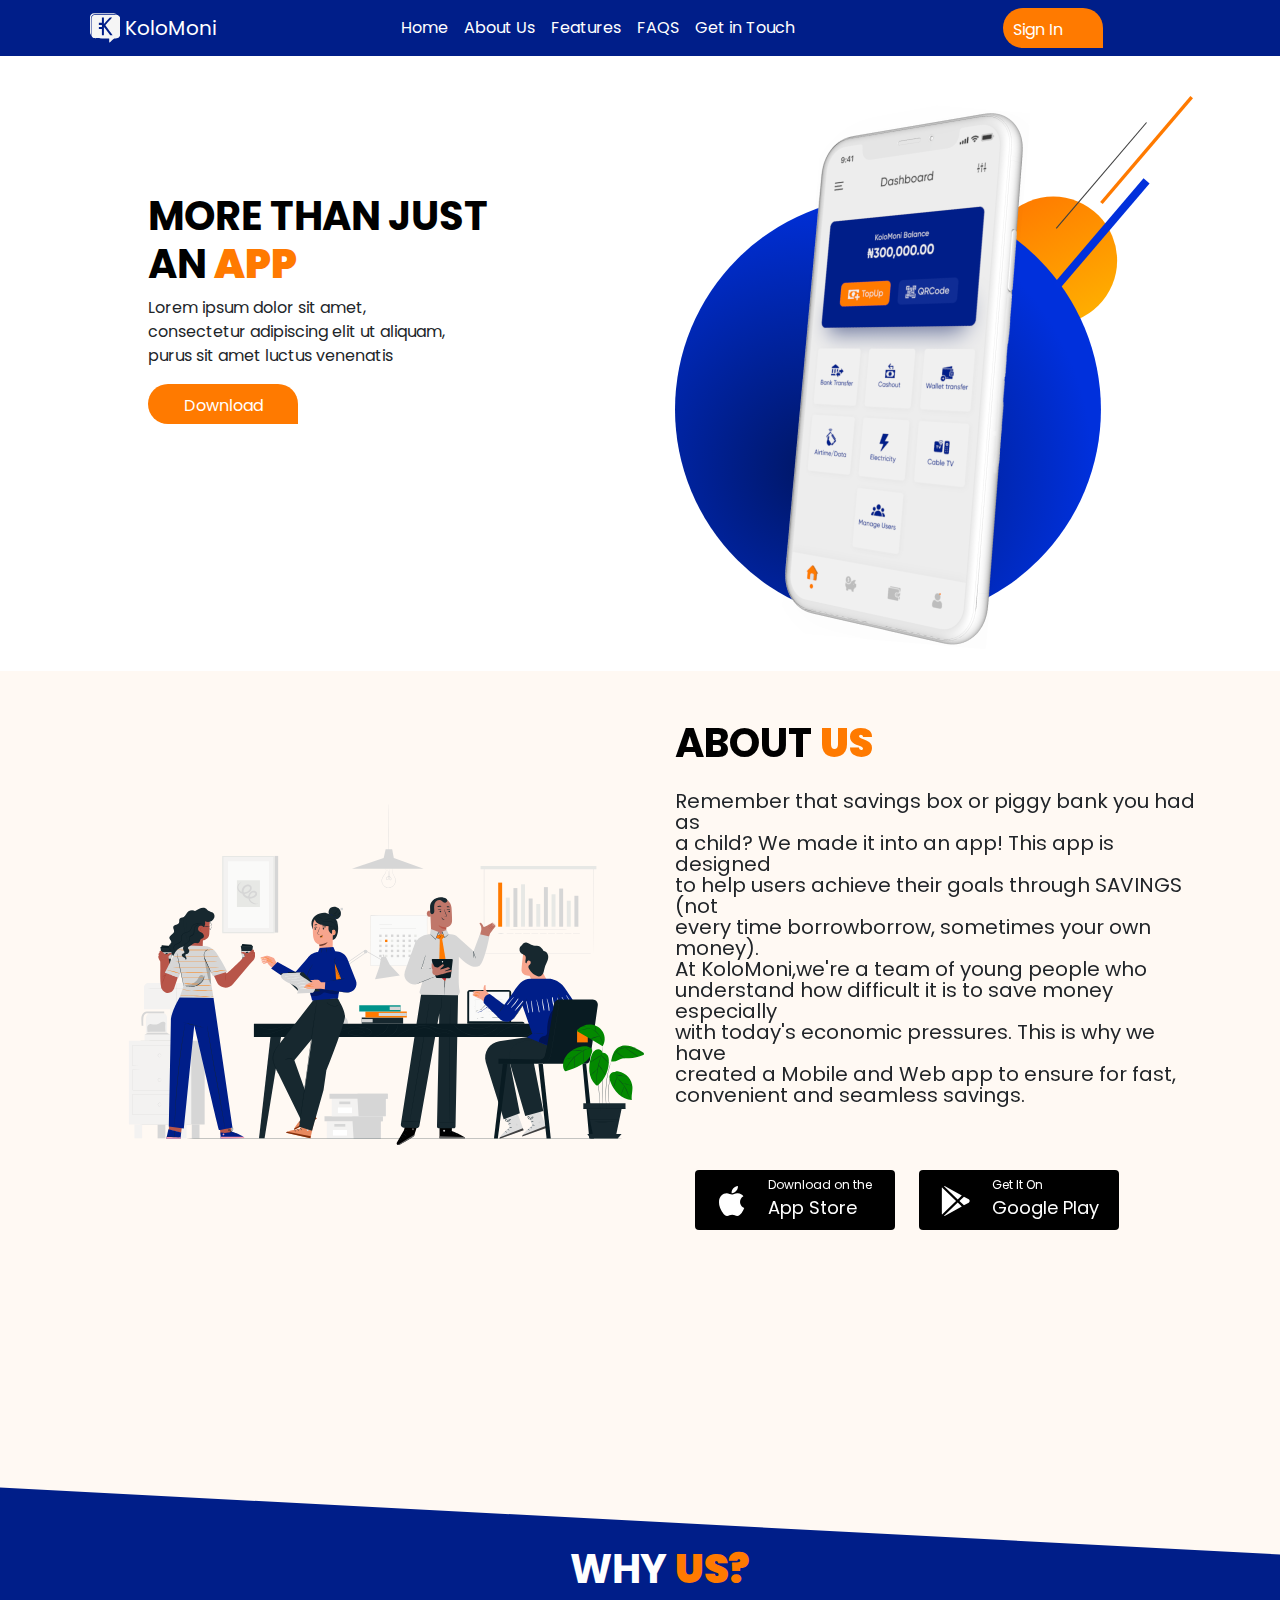
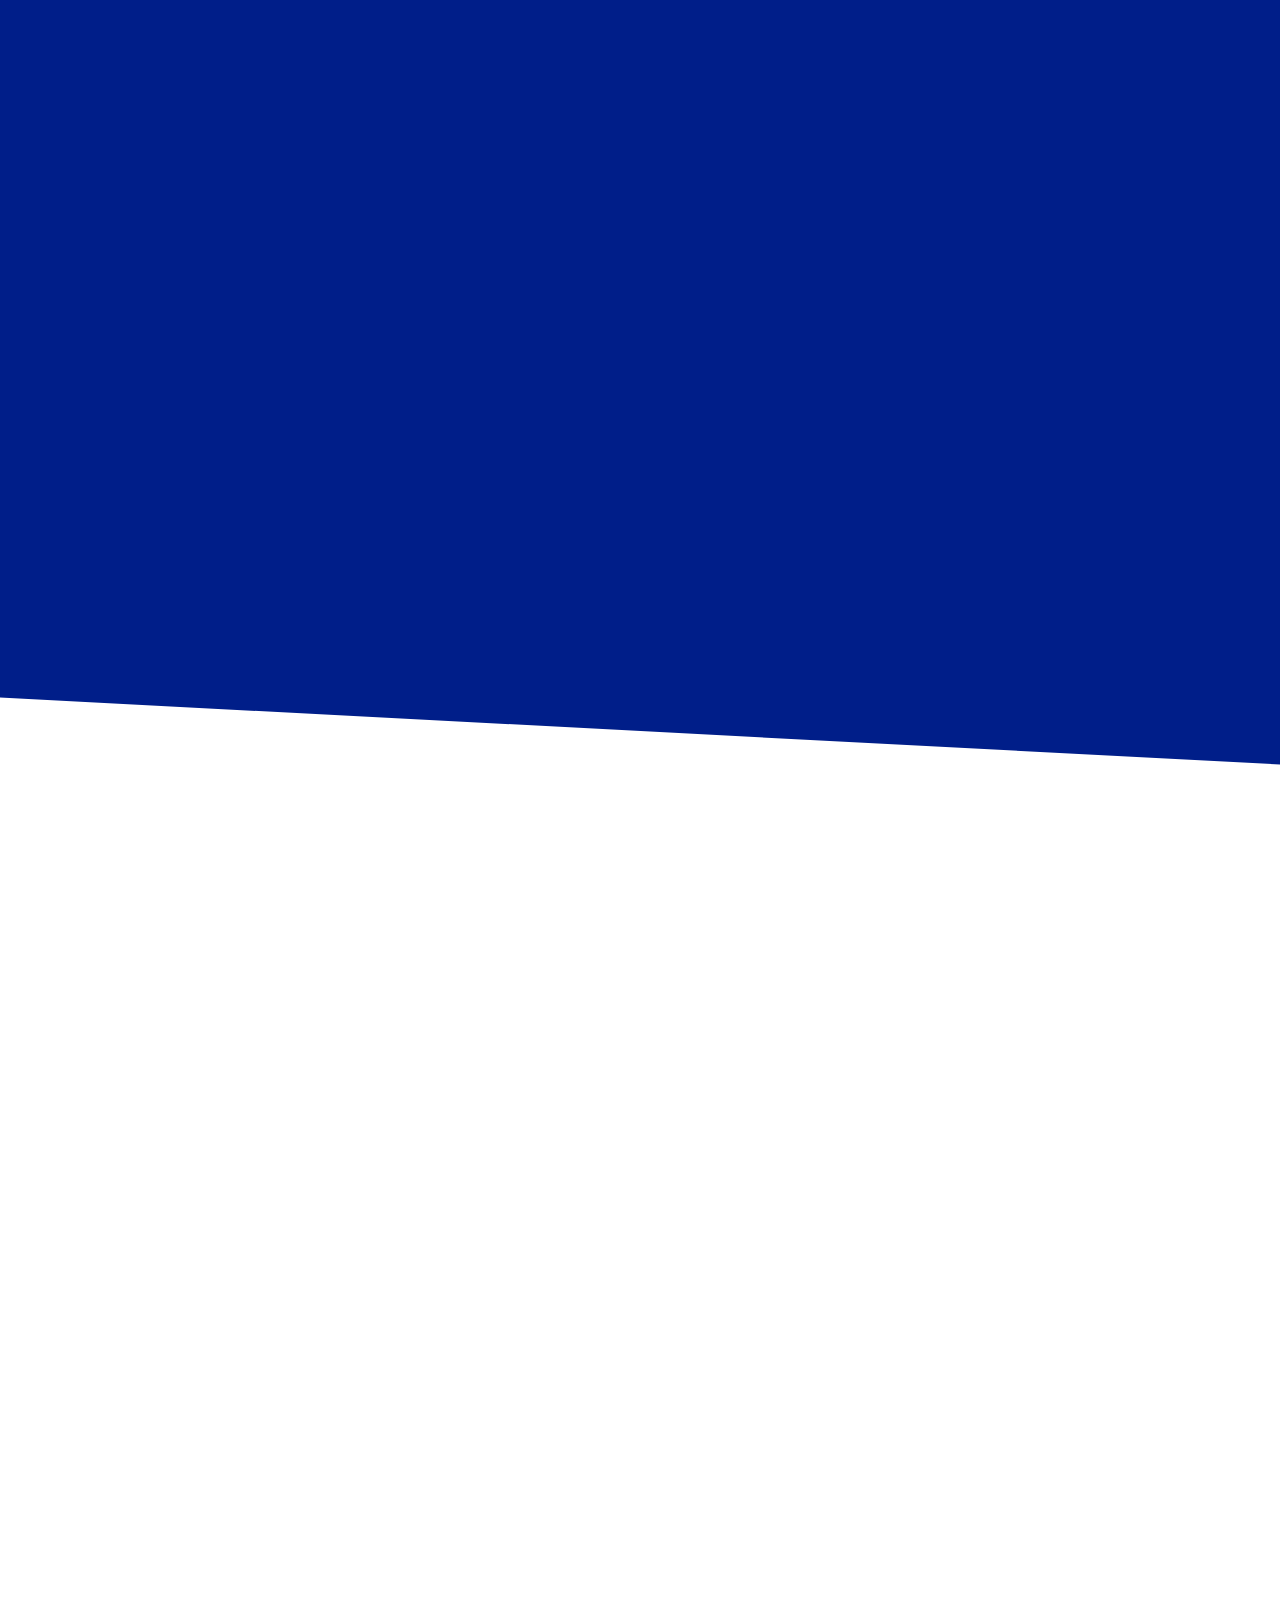
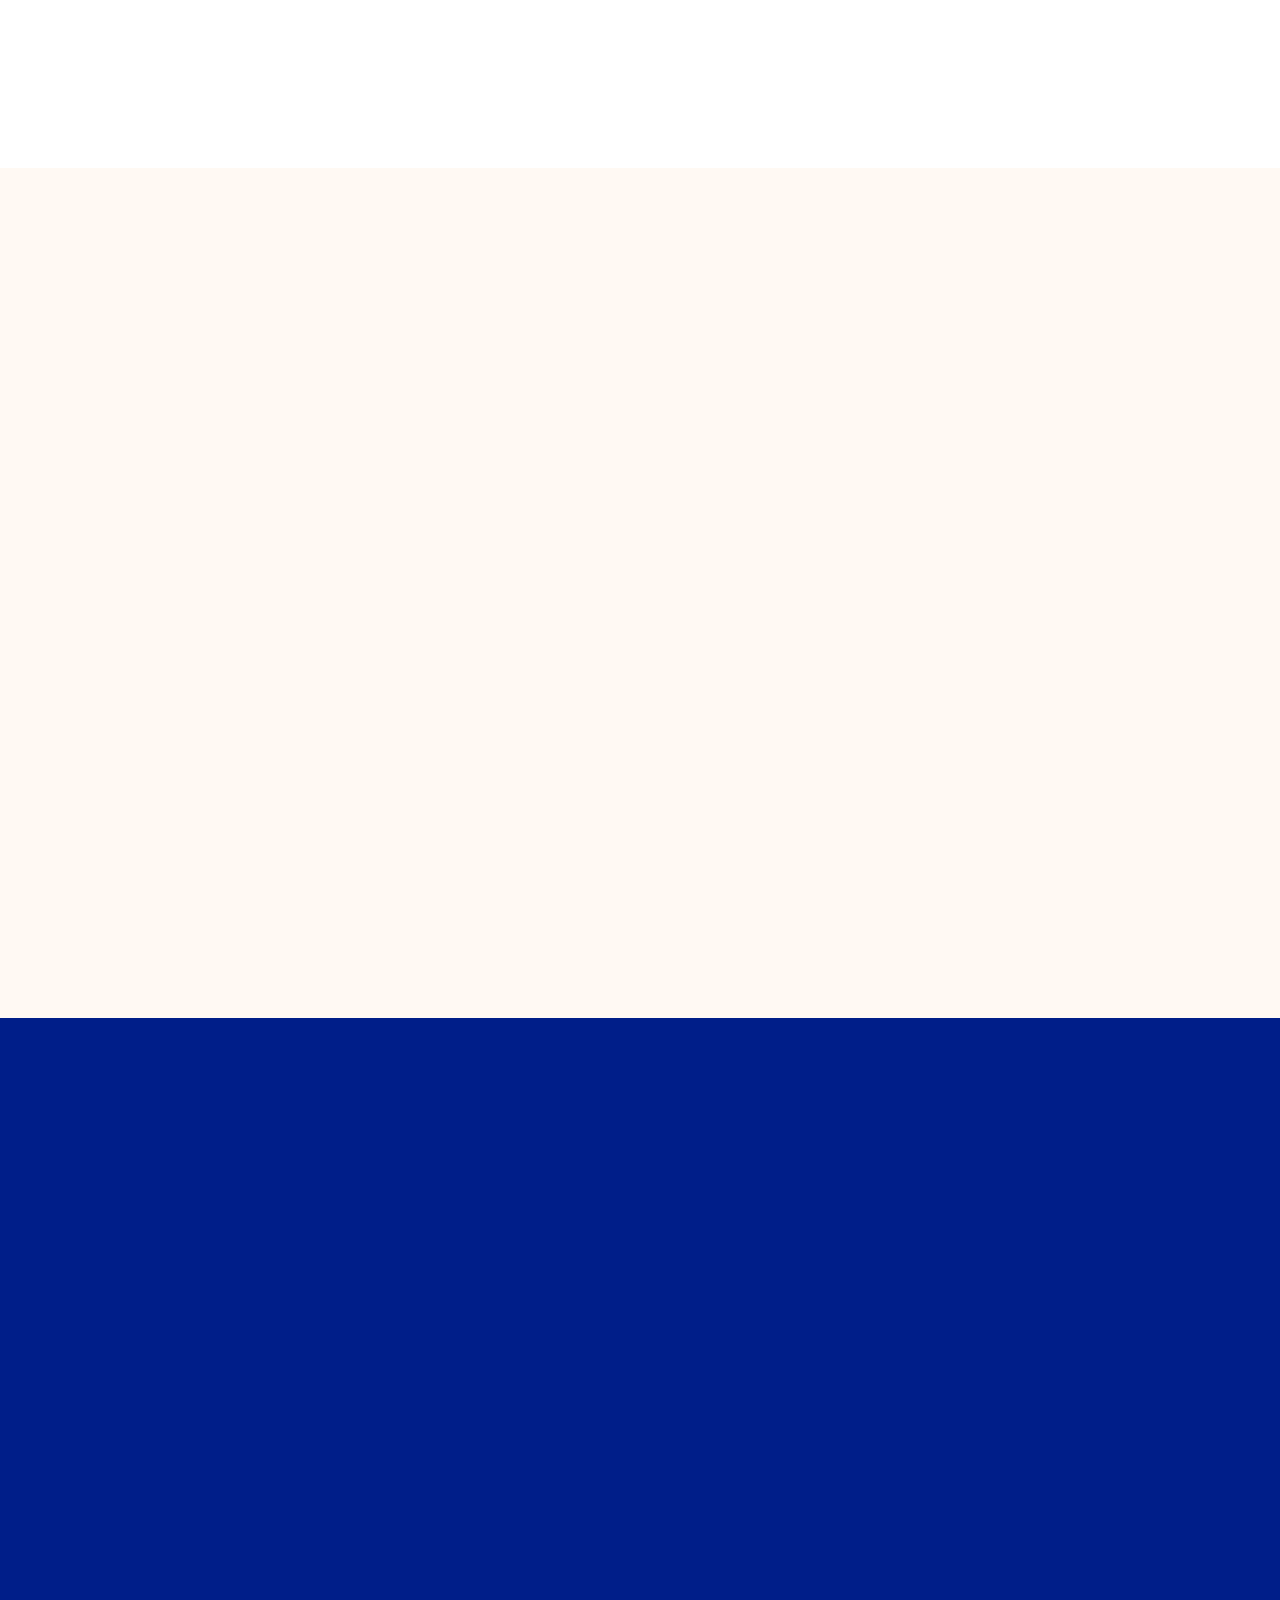
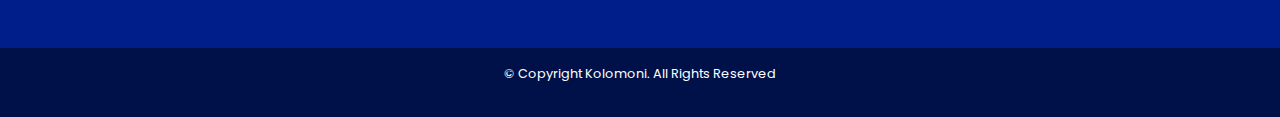
<file: index.html>
<!DOCTYPE html>
<html lang="en">

<head>
  <meta charset="UTF-8">
  <meta name="viewport" content="width=device-width, initial-scale=1.0">
  <link rel="stylesheet" href="https://stackpath.bootstrapcdn.com/bootstrap/4.5.2/css/bootstrap.min.css">

  <link href="https://unpkg.com/aos@2.3.1/dist/aos.css" rel="stylesheet">
  <link href="css/index.css" rel="stylesheet" type="text/css" />
  <link rel="shortcut icon" type="image/ico" href="images/kolomoni_icon.ico">
  <title>KoloMoni</title>
</head>

<body data-spy="scroll" data-target="#navbars" data-offset="0">

  <!--nav-->
  <nav class="navbar navbar-expand-lg fixed-top" id="navbars">
    <a class="navbar-brand " href="index.html">
      <img src="images/kolo_moni.svg" width="30" height="30" class="ml-4 d-inline-block align-top "
        alt="kolomoni icon " />
      KoloMoni
    </a>

    <button class="navbar-toggler" type="button" data-toggle="collapse" data-target="#navbarSupportedContent"
      aria-controls="navbarSupportedContent" aria-expanded="false" aria-label="Toggle navigation">
      <span class="navbar-toggler-icon"></span>
    </button>
    <div class="collapse navbar-collapse"></div>
    <div class="collapse navbar-collapse " id="navbarSupportedContent">
      <ul class="navbar-nav navcenter">
        <li class="nav-item active">
          <a class="nav-link" href="index.html">Home </a>
        </li>
        <li class="nav-item">
          <a class="nav-link" href="#aboutus">About Us</a>
        </li>

        <li class="nav-item">
          <a class="nav-link " href="#features">Features</a>
        </li>
        <li class="nav-item">
          <a class="nav-link " href="faq.html">FAQS</a>
        </li>
        <li class="nav-item">
          <a class="nav-link" href="#footer">Get in Touch</a>
        </li>
      </ul>

      <button class="btns d-flex justify-content-between ">Sign In</button>

    </div>
  </nav>
  <!--nav ends-->
  <!--header-->
  <div class="container">
    <div class="row ml-4 d-flex align-items-center">

      <div class="col-md-6 mt-3 heads">
        <h2 class="ml-4 heads">
          MORE THAN JUST <br />AN <span id="app">APP</span>
        </h2>
        <p class="ml-4">
          Lorem ipsum dolor sit amet, <br />
          consectetur adipiscing elit ut aliquam, <br />
          purus sit amet luctus venenatis
        </p>
        <button class="btnapp ml-4">Download</button>
        <br />
        <br />

      </div>

      <div class="col-md-6 move">
        <div class="contain">
          <img class="mt-3" src="images/eclipse.svg" class="img-fluid eclipse balls" alt="eclipse" />
          <img src="images/phone.png" class="img-fluid phone bounce iphone" alt="phone" />
        </div>

      </div>

    </div>
  </div>
  <!--header ends-->
  <section id="aboutus">
    <!--about us-->
    <div class="col md-12 imgs ">
      <div class="container">
        <div class="row mt-5 ml-4 d-flex align-items-center" data-aos="fade-up">

          <div class="col-md-6 mt-4">
            <svg loading="lazy" class="img-fluid mt-4" viewBox="0 0 565 372" fill="none"
              xmlns="http://www.w3.org/2000/svg">
              <g id="people">
                <path id="path14" d="M220.123 345.402V364.489H278.821V345.402H220.123Z" fill="#F3F2F1" />
                <path id="path16" d="M217.661 340.066V345.403H280.874V340.066H248.035H217.661Z" fill="#D6D6D6" />
                <path id="path18" d="M249.267 364.489H278.821V345.402H280.874V340.066H248.036V344.909L249.267 364.489Z"
                  fill="#D6D6D6" />
                <path id="path20" d="M228.333 348.48V351.353H240.237V348.48H228.333Z" fill="#D6D6D6" />
                <path id="path22" d="M242.086 361.013H226.801V354.945H242.086V361.013Z" fill="white" />
                <path id="path24" d="M225.516 320.996V340.084H284.213V320.996H225.516Z" fill="#F3F2F1" />
                <path id="path26" d="M223.053 315.66V320.996H286.266V315.66H253.428H223.053Z" fill="#D6D6D6" />
                <path id="path28" d="M254.659 340.084H284.213V320.996H286.266V315.661H253.428V320.502L254.659 340.084Z"
                  fill="#D6D6D6" />
                <path id="path30" d="M233.725 324.074V326.947H245.629V324.074H233.725Z" fill="#D6D6D6" />
                <path id="path32" d="M247.478 336.606H232.193V330.539H247.478V336.606Z" fill="white" />
                <path id="path34"
                  d="M26.8431 228.202C26.8431 228.202 23.7703 230.524 23.7703 233.597C23.7703 236.67 23.7703 249.313 23.7703 249.313H46.6864V232.894C46.6864 232.894 46.3657 228.865 43.6724 228.202H26.8431Z"
                  fill="#F3F2F1" />
                <path id="path36"
                  d="M25.5087 248.46C25.3666 246.979 25.1352 245.149 25.1706 243.629C25.2076 242.053 26.3344 240.487 27.855 240.069C29.0628 239.737 30.328 240.179 31.5642 240.384C33.5685 240.716 35.6748 240.402 37.4949 239.499C39.0432 238.731 40.4568 237.53 42.1777 237.371C43.3042 237.267 44.6032 237.794 44.9157 238.882C45.0633 239.396 44.969 239.945 44.8889 240.476C44.5228 242.899 44.993 245.908 44.993 248.235C38.577 248.534 31.9302 248.322 25.5087 248.46Z"
                  fill="#D6D6D6" />
                <path id="path38" d="M22.3175 251.534L25.7706 249.313H46.6864L50.0446 251.534H22.3175Z"
                  fill="#D6D6D6" />
                <path id="path40"
                  d="M21.6688 200.412V223.807H50.0446V251.533H22.3174V258.182H70.1507V200.412C70.1507 197.661 67.9202 195.431 65.1693 195.431H26.6502C23.899 195.431 21.6688 197.661 21.6688 200.412Z"
                  fill="#F3F2F1" />
                <path id="path42"
                  d="M70.1507 200.944C70.1507 201.057 59.2968 201.15 45.9108 201.15C32.5202 201.15 21.6688 201.057 21.6688 200.944C21.6688 200.831 32.5202 200.738 45.9108 200.738C59.2968 200.738 70.1507 200.831 70.1507 200.944Z"
                  fill="#D6D6D6" />
                <path id="path44"
                  d="M56.6924 258.182C56.5793 258.182 56.4872 244.169 56.4872 226.889C56.4872 209.602 56.5793 195.593 56.6924 195.593C56.8061 195.593 56.8982 209.602 56.8982 226.889C56.8982 244.169 56.8061 258.182 56.6924 258.182Z"
                  fill="#D6D6D6" />
                <path id="path46"
                  d="M19.1012 241.734L18.815 234.647C18.7327 232.608 19.2066 230.551 20.355 228.865C21.2673 227.524 22.6172 226.333 24.5319 226.333C29.2501 226.333 43.6723 226.333 43.6723 226.333V228.202H24.8878C24.8878 228.202 21.5049 228.558 21.0596 233.187C20.6145 237.817 21.0596 241.734 21.0596 241.734H19.1012Z"
                  fill="#D6D6D6" />
                <path id="path48" d="M44.8865 364.023H36.4935V348.893H44.8865V364.023Z" fill="#D6D6D6" />
                <path id="path50" d="M81.9741 364.023H73.5814V348.893H81.9741V364.023Z" fill="#D6D6D6" />
                <path id="path52" d="M87.5643 348.893H18.0516V258.182H87.5643V348.893Z" fill="#D6D6D6" />
                <path id="path54" d="M73.0274 348.893H5.31726V258.182H73.0274V348.893Z" fill="#F3F2F1" />
                <path id="path56" d="M19.6949 364.023H11.3022V348.893H19.6949V364.023Z" fill="#F3F2F1" />
                <path id="path58" d="M59.5607 364.023H67.9535V348.893H59.5607V364.023Z" fill="#F3F2F1" />
                <path id="path60"
                  d="M67.6399 338.53C67.6399 338.53 67.6334 338.39 67.6304 338.128C67.6282 337.859 67.6245 337.474 67.6205 336.97C67.6149 335.947 67.6069 334.452 67.5968 332.524C67.5845 328.663 67.5672 323.079 67.5456 316.138L67.6399 316.231C53.091 316.242 32.4273 316.258 9.53235 316.274H9.52833L9.66542 316.138C9.6636 323.964 9.66171 331.528 9.66021 338.53L9.52833 338.398C26.328 338.423 40.8377 338.444 51.156 338.46C56.3186 338.475 60.4305 338.488 63.2615 338.497C64.6718 338.504 65.7609 338.509 66.5072 338.513C66.8723 338.516 67.1515 338.52 67.3487 338.521C67.5391 338.524 67.6399 338.53 67.6399 338.53C67.6399 338.53 67.5499 338.535 67.3653 338.538C67.1715 338.54 66.8974 338.542 66.539 338.546C65.7995 338.55 64.7189 338.555 63.321 338.563C60.497 338.572 56.395 338.583 51.2457 338.599C40.9052 338.614 26.364 338.636 9.52833 338.661L9.39707 338.661V338.53C9.39518 331.528 9.39368 323.964 9.39179 316.138L9.39124 316H9.52833H9.53235C32.4273 316.017 53.091 316.032 67.6399 316.043H67.7351L67.7348 316.138C67.7129 323.103 67.6954 328.708 67.6836 332.581C67.6732 334.5 67.6655 335.988 67.66 337.006C67.6553 337.502 67.6522 337.883 67.6498 338.148C67.6467 338.403 67.6399 338.53 67.6399 338.53Z"
                  fill="#D6D6D6" />
                <path id="path62"
                  d="M40.3394 327.334C40.3151 327.335 40.3117 327.177 40.2325 326.918C40.1545 326.663 39.9731 326.295 39.5876 326.016C39.2148 325.735 38.6099 325.584 38.0295 325.804C37.4539 326.007 36.9599 326.619 36.9662 327.334C36.9597 328.048 37.4539 328.66 38.0295 328.863C38.6099 329.083 39.2148 328.932 39.5876 328.651C39.9731 328.372 40.1545 328.004 40.2325 327.749C40.3117 327.49 40.3151 327.333 40.3394 327.334C40.3524 327.333 40.3872 327.491 40.3363 327.775C40.2858 328.053 40.1191 328.472 39.705 328.806C39.3051 329.139 38.6204 329.341 37.9432 329.101C37.2727 328.881 36.6842 328.17 36.6922 327.334C36.6842 326.497 37.2727 325.785 37.9432 325.566C38.6201 325.326 39.3048 325.528 39.7047 325.861C40.1191 326.195 40.2858 326.614 40.3363 326.892C40.3872 327.176 40.3524 327.335 40.3394 327.334Z"
                  fill="#D6D6D6" />
                <path id="path64"
                  d="M67.6399 311.714C67.6399 311.714 67.6334 311.575 67.6304 311.314C67.6282 311.044 67.6245 310.659 67.6205 310.154C67.6149 309.131 67.6069 307.636 67.5968 305.708C67.5845 301.849 67.5672 296.263 67.5456 289.322L67.6399 289.417C53.091 289.427 32.4273 289.442 9.53235 289.459H9.52833L9.66542 289.322C9.6636 297.148 9.66171 304.713 9.66021 311.714L9.52833 311.583C26.328 311.608 40.8377 311.628 51.156 311.644C56.3186 311.66 60.4305 311.673 63.2615 311.681C64.6718 311.688 65.7609 311.694 66.5072 311.697C66.8723 311.701 67.1515 311.704 67.3487 311.705C67.5391 311.709 67.6399 311.714 67.6399 311.714C67.6399 311.714 67.5499 311.72 67.3653 311.723C67.1715 311.724 66.8974 311.727 66.539 311.73C65.7995 311.734 64.7189 311.74 63.321 311.747C60.497 311.756 56.395 311.768 51.2457 311.784C40.9052 311.798 26.364 311.821 9.52833 311.846H9.39707V311.714C9.39518 304.713 9.39368 297.148 9.39179 289.322L9.39124 289.185H9.52833H9.53235C32.4273 289.202 53.091 289.216 67.6399 289.227H67.7351L67.7348 289.322C67.7129 296.287 67.6954 301.892 67.6836 305.765C67.6732 307.684 67.6655 309.173 67.66 310.19C67.6553 310.687 67.6522 311.067 67.6498 311.332C67.6467 311.588 67.6399 311.714 67.6399 311.714Z"
                  fill="#D6D6D6" />
                <path id="path66"
                  d="M40.3394 300.517C40.3151 300.518 40.3117 300.362 40.2325 300.102C40.1545 299.848 39.9731 299.479 39.5876 299.2C39.2148 298.92 38.6099 298.768 38.0295 298.989C37.4539 299.191 36.9599 299.803 36.9662 300.517C36.9597 301.232 37.4539 301.845 38.0295 302.047C38.6099 302.268 39.2148 302.116 39.5876 301.835C39.9731 301.557 40.1545 301.188 40.2325 300.934C40.3117 300.674 40.3151 300.517 40.3394 300.517C40.3524 300.517 40.3872 300.675 40.3363 300.959C40.2858 301.238 40.1191 301.656 39.705 301.99C39.3051 302.324 38.6204 302.525 37.9432 302.285C37.2727 302.066 36.6842 301.354 36.6922 300.517C36.6842 299.682 37.2727 298.97 37.9432 298.751C38.6201 298.511 39.3048 298.712 39.7047 299.045C40.1191 299.379 40.2858 299.798 40.3363 300.076C40.3872 300.361 40.3524 300.519 40.3394 300.517Z"
                  fill="#D6D6D6" />
                <path id="path68"
                  d="M67.6399 285.261C67.6399 285.261 67.6334 285.121 67.6304 284.859C67.6282 284.59 67.6245 284.204 67.6205 283.7C67.6149 282.677 67.6069 281.183 67.5968 279.254C67.5845 275.394 67.5672 269.809 67.5456 262.868L67.6399 262.962C53.091 262.973 32.4273 262.988 9.53235 263.005H9.52833L9.66542 262.868C9.6636 270.694 9.66171 278.259 9.66021 285.26L9.52833 285.129C26.328 285.153 40.8377 285.175 51.156 285.19C56.3186 285.205 60.4305 285.219 63.2615 285.227C64.6718 285.235 65.7609 285.239 66.5072 285.243C66.8723 285.247 67.1515 285.25 67.3487 285.252C67.5391 285.254 67.6399 285.261 67.6399 285.261C67.6399 285.261 67.5499 285.266 67.3653 285.268C67.1715 285.27 66.8974 285.272 66.539 285.276C65.7995 285.28 64.7189 285.286 63.321 285.294C60.497 285.302 56.395 285.314 51.2457 285.33C40.9052 285.345 26.364 285.366 9.52833 285.391L9.39707 285.392V285.26C9.39518 278.259 9.39368 270.694 9.39179 262.868L9.39124 262.731H9.52833H9.53235C32.4273 262.748 53.091 262.763 67.6399 262.774H67.7351L67.7348 262.868C67.7129 269.833 67.6954 275.439 67.6836 279.312C67.6732 281.23 67.6655 282.718 67.66 283.737C67.6553 284.233 67.6522 284.613 67.6498 284.878C67.6467 285.134 67.6399 285.261 67.6399 285.261Z"
                  fill="#D6D6D6" />
                <path id="path70"
                  d="M40.3394 274.064C40.3151 274.065 40.3117 273.908 40.2325 273.649C40.1545 273.394 39.9731 273.026 39.5876 272.746C39.2148 272.466 38.6099 272.314 38.0295 272.534C37.4539 272.737 36.9599 273.35 36.9662 274.064C36.9597 274.778 37.4539 275.391 38.0295 275.594C38.6099 275.814 39.2148 275.663 39.5876 275.382C39.9731 275.103 40.1545 274.734 40.2325 274.479C40.3117 274.221 40.3151 274.063 40.3394 274.064C40.3524 274.063 40.3872 274.221 40.3363 274.505C40.2858 274.783 40.1191 275.203 39.705 275.536C39.3051 275.869 38.6204 276.071 37.9432 275.831C37.2727 275.612 36.6842 274.9 36.6922 274.064C36.6842 273.228 37.2727 272.515 37.9432 272.297C38.6201 272.056 39.3048 272.258 39.7047 272.592C40.1191 272.926 40.2858 273.344 40.3363 273.623C40.3872 273.907 40.3524 274.065 40.3394 274.064Z"
                  fill="#D6D6D6" />
                <path id="path72"
                  d="M69.4557 258.182C69.4557 258.295 58.913 258.387 45.9109 258.387C32.9045 258.387 22.364 258.295 22.364 258.182C22.364 258.069 32.9045 257.976 45.9109 257.976C58.913 257.976 69.4557 258.069 69.4557 258.182Z"
                  fill="#D6D6D6" />
                <path id="path74" d="M328.999 176.798H267.866V122.105H328.999V176.798Z" fill="#FAFAF9" />
                <path id="path76"
                  d="M328.999 176.798C328.999 176.798 328.988 176.447 328.983 175.783C328.98 175.112 328.975 174.13 328.968 172.853C328.959 170.285 328.947 166.531 328.931 161.75C328.915 152.194 328.89 138.539 328.86 122.105L328.998 122.244C311.393 122.251 290.382 122.26 267.872 122.268H267.866L268.03 122.105C268.023 142.004 268.015 160.727 268.01 176.798L267.866 176.654C286.103 176.684 301.368 176.709 312.082 176.727C317.443 176.743 321.663 176.756 324.553 176.764C325.991 176.772 327.098 176.778 327.854 176.782C328.225 176.785 328.507 176.788 328.706 176.789C328.897 176.793 328.999 176.798 328.999 176.798C328.999 176.798 328.908 176.804 328.721 176.806C328.527 176.808 328.249 176.811 327.886 176.814C327.137 176.819 326.04 176.824 324.613 176.831C321.73 176.84 317.521 176.853 312.174 176.869C301.438 176.886 286.142 176.912 267.866 176.942H267.723V176.798C267.717 160.727 267.71 142.004 267.703 122.105V121.942H267.866H267.872C290.382 121.951 311.393 121.959 328.998 121.967H329.138V122.105C329.108 138.576 329.083 152.26 329.066 161.838C329.05 166.605 329.039 170.348 329.03 172.909C329.023 174.175 329.017 175.148 329.015 175.813C329.009 176.468 328.999 176.798 328.999 176.798Z"
                  fill="#D6D6D6" />
                <path id="path78"
                  d="M291.307 131.823C291.307 131.914 288.089 131.986 284.12 131.986C280.151 131.986 276.934 131.914 276.934 131.823C276.934 131.733 280.151 131.66 284.12 131.66C288.089 131.66 291.307 131.733 291.307 131.823Z"
                  fill="#D6D6D6" />
                <path id="path80"
                  d="M317.21 135.929C317.21 136.02 308.37 136.093 297.467 136.093C286.561 136.093 277.724 136.02 277.724 135.929C277.724 135.839 286.561 135.766 297.467 135.766C308.37 135.766 317.21 135.839 317.21 135.929Z"
                  fill="#D6D6D6" />
                <path id="path82" d="M279.615 145.461H277.039V142.886H279.615V145.461Z" fill="#D6D6D6" />
                <path id="path84" d="M285.955 145.461H283.379V142.886H285.955V145.461Z" fill="#D6D6D6" />
                <path id="path86" d="M292.411 145.344H289.836V142.769H292.411V145.344Z" fill="#D6D6D6" />
                <path id="path88" d="M298.634 145.461H296.058V142.886H298.634V145.461Z" fill="#D6D6D6" />
                <path id="path90" d="M304.973 145.461H302.398V142.886H304.973V145.461Z" fill="#D6D6D6" />
                <path id="path92" d="M311.313 145.461H308.738V142.886H311.313V145.461Z" fill="#D6D6D6" />
                <path id="path94" d="M317.652 145.461H315.078V142.886H317.652V145.461Z" fill="#E7E8E5" />
                <path id="path96" d="M279.615 150.937H277.039V148.362H279.615V150.937Z" fill="#E7E8E5" />
                <path id="path98" d="M285.955 150.937H283.379V148.362H285.955V150.937Z" fill="#FF7A00" />
                <path id="path100" d="M292.294 150.937H289.718V148.362H292.294V150.937Z" fill="#E7E8E5" />
                <path id="path102" d="M298.634 150.937H296.058V148.362H298.634V150.937Z" fill="#D6D6D6" />
                <path id="path104" d="M304.973 150.937H302.398V148.362H304.973V150.937Z" fill="#D6D6D6" />
                <path id="path106" d="M311.43 150.819H308.854V148.244H311.43V150.819Z" fill="#D6D6D6" />
                <path id="path108" d="M317.652 150.937H315.078V148.362H317.652V150.937Z" fill="#D6D6D6" />
                <path id="path110" d="M279.615 156.412H277.039V153.836H279.615V156.412Z" fill="#D6D6D6" />
                <path id="path112" d="M286.071 156.295H283.496V153.72H286.071V156.295Z" fill="#D6D6D6" />
                <path id="path114" d="M292.294 156.412H289.718V153.836H292.294V156.412Z" fill="#D6D6D6" />
                <path id="path116" d="M298.634 156.412H296.058V153.836H298.634V156.412Z" fill="#E7E8E5" />
                <path id="path118" d="M304.973 156.412H302.398V153.836H304.973V156.412Z" fill="#D6D6D6" />
                <path id="path120" d="M311.313 156.412H308.738V153.836H311.313V156.412Z" fill="#D6D6D6" />
                <path id="path122" d="M237.652 116.412H235.078V113.836H237.652V116.412Z" fill="#D6D6D6" />
                <path id="path124" d="M279.615 161.888H277.039V159.311H279.615V161.888Z" fill="#D6D6D6" />
                <path id="path126" d="M285.955 161.888H283.379V159.311H285.955V161.888Z" fill="#D6D6D6" />
                <path id="path128" d="M292.294 161.888H289.718V159.311H292.294V161.888Z" fill="#D6D6D6" />
                <path id="path130" d="M298.751 161.771H296.175V159.195H298.751V161.771Z" fill="#D6D6D6" />
                <path id="path132" d="M304.973 161.888H302.398V159.311H304.973V161.888Z" fill="#D6D6D6" />
                <path id="path134" d="M311.313 161.888H308.738V159.311H311.313V161.888Z" fill="#E7E8E5" />
                <path id="path136" d="M317.652 161.888H315.078V159.311H317.652V161.888Z" fill="#D6D6D6" />
                <path id="path138" d="M279.615 167.363H277.039V164.787H279.615V167.363Z" fill="#D6D6D6" />
                <path id="path140" d="M285.955 167.363H283.379V164.787H285.955V167.363Z" fill="#E7E8E5" />
                <path id="path142" d="M292.294 167.363H289.718V164.787H292.294V167.363Z" fill="#D6D6D6" />
                <path id="path144" d="M298.634 167.363H296.058V164.787H298.634V167.363Z" fill="#D6D6D6" />
                <path id="path146" d="M304.973 167.363H302.398V164.787H304.973V167.363Z" fill="#D6D6D6" />
                <path id="path148" d="M311.43 167.246H308.854V164.67H311.43V167.246Z" fill="#D6D6D6" />
                <path id="path150" d="M317.652 167.363H315.078V164.787H317.652V167.363Z" fill="#D6D6D6" />
                <path id="path152"
                  d="M509.433 163.27C509.433 163.27 509.421 162.673 509.415 161.533C509.41 160.387 509.403 158.699 509.394 156.499C509.385 152.089 509.37 145.627 509.351 137.389C509.33 120.924 509.299 97.3623 509.263 68.9359L509.433 69.1063C475.568 69.1157 434.775 69.1283 390.88 69.1418H390.87L391.075 68.9359C391.067 102.993 391.061 135.178 391.054 163.27L390.87 163.087C426.076 163.124 455.694 163.156 476.519 163.179C486.938 163.199 495.157 163.216 500.779 163.228C503.587 163.237 505.744 163.244 507.209 163.249C507.934 163.254 508.487 163.258 508.865 163.26C509.238 163.263 509.433 163.27 509.433 163.27C509.433 163.27 509.253 163.277 508.887 163.281C508.512 163.284 507.967 163.287 507.249 163.292C505.794 163.297 503.648 163.304 500.856 163.314C495.244 163.325 487.039 163.341 476.637 163.363C455.784 163.385 426.126 163.416 390.87 163.454L390.686 163.455V163.27C390.679 135.178 390.672 102.993 390.665 68.9359V68.7308H390.87H390.88C434.775 68.7434 475.568 68.7552 509.433 68.7655H509.604L509.604 68.9359C509.567 97.4064 509.536 121.006 509.516 137.496C509.496 145.718 509.482 152.167 509.472 156.567C509.463 158.754 509.456 160.431 509.451 161.57C509.446 162.698 509.433 163.27 509.433 163.27Z"
                  fill="#D6D6D6" />
                <path id="path154" d="M410.483 134.298H406.196V86.4195H410.483V134.298Z" fill="#FF7A00" />
                <path id="path156" d="M418.76 134.298H414.473V102.681H418.76V134.298Z" fill="#E7E8E5" />
                <path id="path158" d="M427.037 134.542H422.75V92.3708H427.037V134.542Z" fill="#D6D6D6" />
                <path id="path160" d="M435.314 134.298H431.027V88.2676H435.314V134.298Z" fill="#E7E8E5" />
                <path id="path162" d="M443.591 134.298H439.303V103.654H443.591V134.298Z" fill="#D6D6D6" />
                <path id="path164" d="M451.868 134.298H447.58V109.663H451.868V134.298Z" fill="#E7E8E5" />
                <path id="path166" d="M460.145 134.298H455.857V91.3336H460.145V134.298Z" fill="#D6D6D6" />
                <path id="path168" d="M468.422 134.298H464.134V99.0795H468.422V134.298Z" fill="#E7E8E5" />
                <path id="path170" d="M476.698 134.298H472.411V92.8899H476.698V134.298Z" fill="#D6D6D6" />
                <path id="path172" d="M484.974 134.298H480.688V106.087H484.974V134.298Z" fill="#E7E8E5" />
                <path id="path174" d="M493.251 134.298H488.964V100.719H493.251V134.298Z" fill="#D6D6D6" />
                <path id="path176"
                  d="M495.001 137.633C495.001 137.731 474.666 137.81 449.586 137.81C424.498 137.81 404.167 137.731 404.167 137.633C404.167 137.536 424.498 137.457 449.586 137.457C474.666 137.457 495.001 137.536 495.001 137.633Z"
                  fill="#D6D6D6" />
                <path id="path178"
                  d="M412.312 141.402C412.312 141.499 410.887 141.578 409.131 141.578C407.372 141.578 405.949 141.499 405.949 141.402C405.949 141.305 407.372 141.226 409.131 141.226C410.887 141.226 412.312 141.305 412.312 141.402Z"
                  fill="#D6D6D6" />
                <path id="path180"
                  d="M422.865 141.594C422.865 141.691 421.163 141.77 419.063 141.77C416.963 141.77 415.26 141.691 415.26 141.594C415.26 141.497 416.963 141.418 419.063 141.418C421.163 141.418 422.865 141.497 422.865 141.594Z"
                  fill="#D6D6D6" />
                <path id="path182"
                  d="M431.867 141.594C431.867 141.691 430.164 141.77 428.065 141.77C425.964 141.77 424.262 141.691 424.262 141.594C424.262 141.497 425.964 141.418 428.065 141.418C430.164 141.418 431.867 141.497 431.867 141.594Z"
                  fill="#D6D6D6" />
                <path id="path184"
                  d="M440.868 141.594C440.868 141.691 439.165 141.77 437.066 141.77C434.966 141.77 433.264 141.691 433.264 141.594C433.264 141.497 434.966 141.418 437.066 141.418C439.165 141.418 440.868 141.497 440.868 141.594Z"
                  fill="#D6D6D6" />
                <path id="path186"
                  d="M449.869 141.594C449.869 141.691 448.167 141.77 446.067 141.77C443.967 141.77 442.265 141.691 442.265 141.594C442.265 141.497 443.967 141.418 446.067 141.418C448.167 141.418 449.869 141.497 449.869 141.594Z"
                  fill="#D6D6D6" />
                <path id="path188"
                  d="M458.87 141.594C458.87 141.691 457.168 141.77 455.068 141.77C452.968 141.77 451.266 141.691 451.266 141.594C451.266 141.497 452.968 141.418 455.068 141.418C457.168 141.418 458.87 141.497 458.87 141.594Z"
                  fill="#D6D6D6" />
                <path id="path190"
                  d="M467.873 141.594C467.873 141.691 466.17 141.77 464.07 141.77C461.969 141.77 460.268 141.691 460.268 141.594C460.268 141.497 461.969 141.418 464.07 141.418C466.17 141.418 467.873 141.497 467.873 141.594Z"
                  fill="#D6D6D6" />
                <path id="path192"
                  d="M476.874 141.594C476.874 141.691 475.171 141.77 473.072 141.77C470.971 141.77 469.269 141.691 469.269 141.594C469.269 141.497 470.971 141.418 473.072 141.418C475.171 141.418 476.874 141.497 476.874 141.594Z"
                  fill="#D6D6D6" />
                <path id="path194"
                  d="M485.875 141.594C485.875 141.691 484.173 141.77 482.073 141.77C479.973 141.77 478.271 141.691 478.271 141.594C478.271 141.497 479.973 141.418 482.073 141.418C484.173 141.418 485.875 141.497 485.875 141.594Z"
                  fill="#D6D6D6" />
                <path id="path196"
                  d="M494.877 141.594C494.877 141.691 493.175 141.77 491.075 141.77C488.974 141.77 487.271 141.691 487.271 141.594C487.271 141.497 488.974 141.418 491.075 141.418C493.175 141.418 494.877 141.497 494.877 141.594Z"
                  fill="#D6D6D6" />
                <path id="path198" d="M512.798 71.9231H387.073V68.3775H512.798V71.9231Z" fill="#E7E8E5" />
                <path id="path200" d="M281.569 167.491L280.74 164.594L282.406 164.674L282.554 167.349L281.569 167.491Z"
                  fill="#D6D6D6" />
                <path id="path202"
                  d="M279.153 167.407L277.259 177.685L272.469 191.266L299.454 187.374L288.563 175.52L284.016 166.706L279.153 167.407Z"
                  fill="#D6D6D6" />
                <path id="path204"
                  d="M226.08 239.516C226.072 239.373 226.058 239.232 226.058 239.088C226.058 234.358 229.892 230.523 234.622 230.523C239.352 230.523 243.186 234.358 243.186 239.088C243.186 239.232 243.172 239.373 243.165 239.516H226.08Z"
                  fill="#D6D6D6" />
                <path id="path206"
                  d="M234.621 230.864C234.472 230.864 234.333 230.763 234.294 230.609L222.946 187.36C222.898 187.179 223.006 186.992 223.188 186.945C223.369 186.897 223.555 187.006 223.604 187.187L234.951 230.437C234.999 230.619 234.89 230.805 234.708 230.852L234.621 230.864Z"
                  fill="#D6D6D6" />
                <path id="path208"
                  d="M231.625 231.934C231.473 231.934 231.336 231.833 231.296 231.68L219.948 188.43C219.9 188.249 220.009 188.063 220.19 188.015C220.373 187.967 220.558 188.076 220.606 188.258L231.954 231.508C232.001 231.69 231.893 231.875 231.711 231.923L231.625 231.934Z"
                  fill="#D6D6D6" />
                <path id="path210"
                  d="M219.421 187.702C219.421 188.885 220.379 189.843 221.561 189.843C222.744 189.843 223.703 188.885 223.703 187.702C223.703 186.52 222.744 185.561 221.561 185.561C220.379 185.561 219.421 186.52 219.421 187.702Z"
                  fill="#D6D6D6" />
                <path id="path212"
                  d="M221.755 187.982L221.369 187.422L261.582 159.681L285.106 173.062L284.769 173.652L261.617 160.483L221.755 187.982Z"
                  fill="#D6D6D6" />
                <path id="path214" d="M223.896 189.48L223.51 188.921L263.12 161.515L263.506 162.075L223.896 189.48Z"
                  fill="#D6D6D6" />
                <path id="path216"
                  d="M260.315 161.152C260.315 162.217 261.178 163.079 262.242 163.079C263.306 163.079 264.169 162.217 264.169 161.152C264.169 160.088 263.306 159.225 262.242 159.225C261.178 159.225 260.315 160.088 260.315 161.152Z"
                  fill="#D6D6D6" />
                <path id="path218" d="M281.902 59.7L247.449 71.2723H325.297L292.948 59.7H281.902Z" fill="#D6D6D6" />
                <path id="path220"
                  d="M291.574 70.4843C291.619 70.4937 291.379 71.2013 291.316 72.5217C291.251 73.8303 291.459 75.7881 292.601 77.8689C293.137 78.9212 293.835 80.0286 294.377 81.3412C294.93 82.6458 295.161 84.236 294.832 85.8152C294.518 87.3888 293.706 88.9624 292.406 90.1511C291.118 91.3596 289.294 92.034 287.439 92.0498C285.577 92.0821 283.76 91.4432 282.398 90.3271C281.031 89.2054 280.184 87.6341 279.84 86.0692C279.485 84.4979 279.628 82.9085 280.157 81.5794C280.685 80.24 281.527 79.2043 282.226 78.2531C282.939 77.3057 283.556 76.4317 283.917 75.572C284.292 74.7193 284.445 73.9195 284.459 73.2671C284.46 71.942 283.937 71.3196 283.999 71.303C283.999 71.303 284.129 71.4395 284.28 71.7605C284.433 72.0768 284.599 72.588 284.618 73.2663C284.629 73.9415 284.494 74.7745 284.128 75.6611C283.776 76.5572 283.16 77.4658 282.461 78.425C281.773 79.3889 280.962 80.4222 280.475 81.7024C279.985 82.9716 279.861 84.4884 280.209 85.9856C280.548 87.4772 281.363 88.9648 282.654 90.0163C283.94 91.0638 285.665 91.6704 287.434 91.6388C289.199 91.6222 290.917 90.9896 292.136 89.8538C293.368 88.7329 294.152 87.2374 294.461 85.7394C294.782 84.2321 294.581 82.7389 294.061 81.4674C293.549 80.188 292.868 79.0726 292.341 77.9999C291.211 75.8646 291.038 73.8319 291.156 72.5123C291.208 71.8434 291.317 71.333 291.406 70.9938C291.495 70.6531 291.563 70.4811 291.574 70.4843Z"
                  fill="#D6D6D6" />
                <path id="path222"
                  d="M288.728 71.2178C288.76 71.2249 288.663 71.7368 288.519 72.6652C288.38 73.5944 288.2 74.9433 288.123 76.6187C288.052 78.2838 288.071 80.3141 288.38 82.4715C288.437 82.7239 288.532 82.959 288.7 83.127C288.866 83.2981 289.092 83.3944 289.299 83.3439C289.723 83.2524 289.95 82.6048 289.866 82.0984C289.708 81.002 288.657 79.9899 287.464 79.9986C286.274 79.9876 285.155 80.927 285.014 82.0282C284.926 82.5638 285.195 83.108 285.66 83.2634C286.105 83.4291 286.595 83.0615 286.782 82.6127C286.985 82.152 287 81.6022 287.044 81.0816C287.083 80.5594 287.102 80.0507 287.11 79.5593C287.12 78.5757 287.075 77.6591 286.996 76.8261C286.841 75.1578 286.554 73.8271 286.334 72.9153C286.11 72.0034 285.959 71.5049 285.99 71.4939C286.003 71.4892 286.057 71.6091 286.145 71.8418C286.235 72.0737 286.352 72.4215 286.488 72.8735C286.757 73.7782 287.09 75.1121 287.285 76.7954C287.383 77.6362 287.446 78.5638 287.45 79.5608C287.449 80.0593 287.438 80.5752 287.405 81.1053C287.363 81.6283 287.368 82.1938 287.128 82.7657C287.006 83.0489 286.804 83.3115 286.528 83.4937C286.256 83.676 285.871 83.7564 285.535 83.6357C284.85 83.4164 284.506 82.6348 284.615 81.9785C284.793 80.6431 286.069 79.5853 287.465 79.5884C288.888 79.5908 290.074 80.7432 290.264 82.0392C290.313 82.3768 290.269 82.7168 290.141 83.0284C290.016 83.3328 289.762 83.6468 289.383 83.7272C289.011 83.8124 288.644 83.6326 288.423 83.3959C288.188 83.1538 288.072 82.8398 288.011 82.5527C287.708 80.2984 287.727 78.2956 287.834 76.6021C287.948 74.9141 288.173 73.5621 288.362 72.6376C288.459 72.1754 288.542 71.8189 288.609 71.5791C288.674 71.3385 288.715 71.2147 288.728 71.2178Z"
                  fill="#D6D6D6" />
                <path id="path224"
                  d="M287.435 0.528904C287.448 0.528904 287.462 0.733223 287.475 1.12289C287.485 1.55199 287.499 2.11909 287.514 2.82664C287.53 4.35137 287.552 6.4803 287.579 9.09278C287.595 14.4234 287.616 21.7126 287.639 29.7662C287.616 37.8221 287.595 45.1129 287.579 50.4427C287.552 53.0552 287.53 55.1841 287.514 56.7088C287.499 57.4164 287.485 57.9827 287.475 58.4126C287.462 58.8015 287.448 59.0058 287.435 59.0058C287.42 59.0058 287.406 58.8015 287.393 58.4126C287.383 57.9827 287.371 57.4164 287.354 56.7088C287.338 55.1841 287.316 53.0552 287.289 50.4427C287.274 45.1129 287.252 37.8221 287.229 29.7662C287.252 21.7126 287.274 14.4234 287.289 9.09278C287.316 6.4803 287.338 4.35137 287.354 2.82664C287.371 2.11831 287.383 1.55199 287.393 1.12289C287.406 0.733223 287.42 0.528904 287.435 0.528904Z"
                  fill="#D6D6D6" />
                <path id="path226" d="M281.902 59.7L284.039 50.1359H291.137L292.948 59.7H281.902Z" fill="#D6D6D6" />
                <path id="path228" d="M167.33 140.687H163.458V57.4394H167.33V140.687Z" fill="#D6D6D6" />
                <path id="path230"
                  d="M107.293 58.1398V140.747L107.349 140.803H162.814L162.87 140.747V58.1398L162.814 58.0838H107.349L107.293 58.1398Z"
                  fill="#F3F2F1" />
                <path id="path232"
                  d="M107.993 140.159H162.17L162.226 140.103V58.7826L162.17 58.7274H107.993L107.937 58.7826V140.103L107.993 140.159ZM163.458 141.446H106.705L106.649 141.391V57.4953L106.705 57.4393H163.458L163.514 57.4953V141.391L163.458 141.446Z"
                  fill="#E7E8E5" />
                <path id="path234"
                  d="M112.889 63.2425V135.589L112.945 135.645H157.316L157.372 135.589V63.2425L157.316 63.1865H112.945L112.889 63.2425Z"
                  fill="#FAFAF9" />
                <path id="path236"
                  d="M147.519 113.003H122.644L122.594 112.952V83.7794L122.644 83.7289H147.519L147.57 83.7794V112.952L147.519 113.003Z"
                  fill="#E7E8E5" />
                <path id="path238"
                  d="M145.593 109.42C145.625 109.514 144.393 110.055 142.047 109.779C140.892 109.622 139.455 109.207 138.061 108.186C136.697 107.165 135.401 105.517 134.963 103.315C134.507 101.13 135.239 98.4059 137.332 96.6556C137.853 96.221 138.458 95.8542 139.128 95.6025C139.841 95.3375 140.611 95.2507 141.375 95.3438C142.135 95.4369 142.94 95.7011 143.622 96.3251C144.31 96.949 144.687 98.0036 144.508 98.9423C144.345 99.8896 143.829 100.615 143.274 101.189C142.701 101.773 142.054 102.205 141.393 102.575C140.049 103.317 138.513 103.781 136.904 103.856C135.302 103.934 133.607 103.604 132.121 102.768C130.647 101.94 129.387 100.686 128.599 99.119C127.801 97.569 127.547 95.6893 127.968 94.0084C128.374 92.333 129.325 90.8351 130.662 89.7978C131.333 89.278 132.091 88.8939 132.92 88.658C133.755 88.4435 134.614 88.4033 135.463 88.5784C136.302 88.7551 137.159 89.1676 137.77 89.8799C138.39 90.5866 138.667 91.5087 138.675 92.3456C138.687 93.1873 138.458 94.0076 138.073 94.6946C137.694 95.3833 137.185 95.9425 136.648 96.4071C135.568 97.3221 134.355 97.924 133.11 98.2868C131.866 98.6449 130.59 98.7388 129.387 98.5739C128.189 98.4051 127.06 97.9642 126.148 97.3331C124.307 96.0837 123.244 94.1859 123.054 92.4324C122.845 90.6466 123.499 89.1818 124.2 88.2305C124.922 87.2603 125.751 86.7642 126.321 86.5362C126.904 86.3153 127.236 86.3232 127.251 86.3785C127.276 86.4581 126.987 86.5867 126.514 86.903C126.05 87.224 125.395 87.7667 124.865 88.6746C124.346 89.5651 123.918 90.8572 124.19 92.2636C124.437 93.6661 125.395 95.1719 126.941 96.1168C128.454 97.0784 130.577 97.3253 132.616 96.6572C133.626 96.3314 134.633 95.7863 135.456 95.0504C136.272 94.3176 136.829 93.3758 136.782 92.3898C136.756 91.4007 136.133 90.7034 135.072 90.5007C134.556 90.3997 133.977 90.4328 133.44 90.578C132.907 90.7405 132.366 91.0118 131.899 91.3849C130.956 92.1264 130.243 93.2512 129.956 94.4809C129.661 95.7098 129.837 97.0113 130.433 98.1929C131.02 99.3706 131.998 100.351 133.12 100.986C134.238 101.623 135.538 101.894 136.818 101.847C138.099 101.8 139.357 101.439 140.454 100.853C141.009 100.552 141.52 100.215 141.905 99.8297C142.3 99.4432 142.574 99.0022 142.641 98.6299C142.713 98.2521 142.598 97.9247 142.343 97.6644C142.076 97.3986 141.621 97.1983 141.141 97.1344C140.659 97.061 140.16 97.1068 139.724 97.2551C139.247 97.4183 138.802 97.6676 138.406 97.9776C137.613 98.5992 137.018 99.4495 136.684 100.348C136.346 101.249 136.266 102.182 136.395 103.071C136.659 104.857 137.665 106.335 138.775 107.287C139.906 108.244 141.155 108.737 142.196 108.994C144.308 109.485 145.577 109.242 145.593 109.42Z"
                  fill="#D6D6D6" />
                <path id="path240"
                  d="M562.366 364.023C562.366 364.138 436.467 364.229 281.197 364.229C125.873 364.229 0 364.138 0 364.023C0 363.911 125.873 363.819 281.197 363.819C436.467 363.819 562.366 363.911 562.366 364.023Z"
                  fill="#17282F" />
                <g id="hand">
                  <path id="path242"
                    d="M397.392 141.613C399.205 139.308 400.232 137.558 401.502 136.114C403.068 134.332 403.588 133.488 403.236 133.216C402.766 132.854 402.964 132.972 399.658 135.804C399.658 135.804 404.34 131.72 402.631 131.807C401.874 131.845 397.949 135.201 397.949 135.201C401.349 132.795 402.25 131.351 401.859 130.857C401.293 130.139 396.559 134.248 396.559 134.248C396.559 134.248 400.232 131.186 400.707 130.45C401.182 129.713 400.13 129.838 399.289 130.187C398.343 130.579 393.185 133.646 391.65 134.453C390.594 135.008 390.15 134.049 390.15 134.049C389.41 131.643 387.549 130.164 386.857 130C386.164 129.837 385.708 130.733 386.227 131.323C386.647 131.801 387.106 132.808 387.419 133.576C387.677 134.211 387.832 134.881 387.863 135.56C387.901 136.35 387.902 137.021 387.888 137.59L384.864 149.969L392.408 156.013L397.392 141.613Z"
                    fill="#C0776A" />
                  <path id="path244"
                    d="M397.652 137.518C397.721 137.601 398.763 136.764 399.978 135.647C401.194 134.528 402.115 133.56 402.038 133.483C401.96 133.406 400.918 134.244 399.711 135.355C398.503 136.465 397.582 137.434 397.652 137.518Z"
                    fill="#B85549" />
                  <path id="path246"
                    d="M396.418 136.375C396.487 136.46 397.648 135.629 399.009 134.52C400.371 133.412 401.419 132.444 401.35 132.359C401.282 132.274 400.122 133.104 398.759 134.214C397.397 135.322 396.349 136.29 396.418 136.375Z"
                    fill="#B85549" />
                  <path id="path248"
                    d="M395.144 135.182C395.211 135.268 396.323 134.5 397.625 133.468C398.928 132.436 399.929 131.53 399.861 131.445C399.793 131.359 398.682 132.125 397.379 133.158C396.077 134.19 395.076 135.097 395.144 135.182Z"
                    fill="#B85549" />
                </g>
                <path id="path250"
                  d="M343.021 102.792C349.506 102.286 355.149 107.192 355.541 113.685C355.867 119.089 356.162 124.934 356.126 127.878C356.048 134.198 349.727 135.181 349.727 135.181C349.727 135.181 350.633 146.158 350.539 147.933L333.815 148.7L332.298 114.916C332.016 108.644 336.761 103.279 343.021 102.792Z"
                  fill="#C0776A" />
                <path id="path252"
                  d="M349.737 135.089C349.737 135.089 345.744 135.414 341.498 132.748C341.498 132.748 343.446 137.296 349.752 136.728L349.737 135.089Z"
                  fill="#B85549" />
                <path id="path254"
                  d="M332.88 117.088C332.773 117.041 328.538 115.803 328.676 120.124C328.815 124.445 333.124 123.415 333.127 123.291C333.13 123.167 332.88 117.088 332.88 117.088Z"
                  fill="#C0776A" />
                <path id="path256"
                  d="M331.754 121.696C331.736 121.683 331.681 121.751 331.556 121.813C331.433 121.874 331.221 121.92 330.993 121.843C330.532 121.69 330.125 120.978 330.078 120.199C330.055 119.806 330.126 119.429 330.255 119.115C330.376 118.795 330.574 118.567 330.802 118.52C331.029 118.459 331.196 118.592 331.253 118.712C331.315 118.831 331.29 118.918 331.314 118.924C331.325 118.935 331.404 118.849 331.363 118.671C331.343 118.586 331.288 118.486 331.185 118.406C331.078 118.325 330.924 118.287 330.765 118.309C330.432 118.343 330.142 118.66 330 119.004C329.839 119.352 329.751 119.776 329.777 120.217C329.834 121.087 330.305 121.887 330.935 122.048C331.242 122.118 331.493 122.018 331.62 121.912C331.751 121.801 331.77 121.704 331.754 121.696Z"
                  fill="#B85549" />
                <path id="path258"
                  d="M353.937 117.704C353.954 118.181 353.564 118.588 353.067 118.615C352.571 118.641 352.153 118.278 352.137 117.801C352.12 117.324 352.51 116.916 353.006 116.89C353.503 116.863 353.92 117.228 353.937 117.704Z"
                  fill="#17282F" />
                <path id="path260"
                  d="M353.912 115.937C353.8 116.055 353.116 115.549 352.145 115.551C351.175 115.54 350.463 116.039 350.357 115.92C350.306 115.868 350.42 115.655 350.73 115.43C351.036 115.204 351.557 114.985 352.161 114.988C352.766 114.991 353.275 115.214 353.567 115.442C353.866 115.671 353.968 115.884 353.912 115.937Z"
                  fill="#17282F" />
                <path id="path262"
                  d="M344.391 117.704C344.407 118.181 344.018 118.588 343.52 118.615C343.024 118.641 342.607 118.278 342.589 117.801C342.573 117.324 342.962 116.916 343.459 116.89C343.956 116.863 344.373 117.228 344.391 117.704Z"
                  fill="#17282F" />
                <path id="path264"
                  d="M344.366 116.118C344.254 116.236 343.57 115.729 342.599 115.732C341.629 115.721 340.915 116.221 340.81 116.102C340.758 116.049 340.872 115.837 341.183 115.611C341.489 115.385 342.009 115.167 342.615 115.169C343.219 115.172 343.728 115.396 344.021 115.624C344.319 115.852 344.421 116.065 344.366 116.118Z"
                  fill="#17282F" />
                <path id="path266"
                  d="M347.89 123.321C347.886 123.265 348.489 123.161 349.467 123.036C349.716 123.01 349.951 122.961 349.992 122.792C350.05 122.612 349.947 122.346 349.826 122.056C349.594 121.457 349.35 120.827 349.094 120.169C348.075 117.48 347.338 115.269 347.447 115.228C347.555 115.188 348.469 117.335 349.487 120.024C349.732 120.688 349.967 121.319 350.189 121.924C350.283 122.205 350.445 122.526 350.318 122.897C350.251 123.082 350.069 123.217 349.911 123.26C349.752 123.308 349.613 123.311 349.49 123.318C348.505 123.371 347.894 123.376 347.89 123.321Z"
                  fill="#17282F" />
                <path id="path268"
                  d="M345.032 123.993C345.19 123.983 345.192 125.037 346.095 125.785C346.995 126.536 348.119 126.418 348.127 126.565C348.142 126.631 347.877 126.77 347.402 126.783C346.937 126.799 346.258 126.649 345.707 126.192C345.155 125.733 344.919 125.121 344.883 124.688C344.843 124.247 344.96 123.986 345.032 123.993Z"
                  fill="#17282F" />
                <path id="path270"
                  d="M344.616 112.312C344.521 112.576 343.551 112.451 342.412 112.588C341.27 112.703 340.351 113.036 340.199 112.8C340.132 112.686 340.292 112.438 340.664 112.182C341.032 111.926 341.62 111.684 342.304 111.608C342.988 111.534 343.614 111.642 344.03 111.811C344.448 111.979 344.658 112.187 344.616 112.312Z"
                  fill="#17282F" />
                <path id="path272"
                  d="M353.555 113.126C353.385 113.346 352.715 113.118 351.911 113.107C351.107 113.068 350.425 113.255 350.268 113.025C350.2 112.913 350.307 112.691 350.605 112.483C350.898 112.274 351.389 112.105 351.941 112.121C352.494 112.139 352.974 112.339 353.253 112.565C353.537 112.791 353.631 113.018 353.555 113.126Z"
                  fill="#17282F" />
                <path id="path274"
                  d="M332.465 116.98C332.408 117.641 332.353 118.314 332.494 118.963C332.634 119.612 333.003 120.244 333.597 120.54C334.682 121.082 336.046 120.252 336.531 119.141C337.017 118.029 336.882 116.759 336.771 115.551C336.619 113.904 336.529 112.23 336.845 110.606C337.162 108.983 337.924 107.396 339.219 106.366C340.514 105.337 342.389 104.965 343.873 105.695C344.789 106.146 345.479 106.951 346.334 107.509C347.102 108.011 348.037 108.308 348.945 108.166C349.852 108.025 350.705 107.385 350.946 106.499C351.208 105.532 350.704 104.48 349.927 103.847C349.15 103.214 348.149 102.929 347.166 102.742C344.436 102.222 341.548 102.353 338.966 103.38C336.385 104.407 334.102 106.359 333.016 108.917C331.759 111.873 332.607 114.219 332.425 117.503"
                  fill="#17282F" />
                <path id="path276"
                  d="M396.668 145.034L386.331 142.541L379.509 161.048L360.657 144.181C358.651 142.712 355.192 142.529 352.562 142.203L352.363 142.18C351.342 142.059 350.842 141.911 350.229 141.837C345.684 145.256 337.908 145.473 333.446 141.949C333.446 141.949 330.062 142.714 328.04 143.101C321.674 144.32 317.093 148.957 315.82 153.238L323.788 171.616L325.316 189.072L320.904 204.701C320.453 206.297 321.527 207.92 323.172 208.13L362.646 208.731L363.292 208.411C364.123 206.88 364.74 205.108 364.352 203.41C362.646 195.932 363.836 173.626 363.478 166.779C371.219 174.302 379.762 180.543 386.006 176.677C391.195 173.465 396.668 145.034 396.668 145.034Z"
                  fill="#D6D6D6" />
                <path id="path280"
                  d="M332.169 143.092L333.085 136.776L341.688 139.934L344.116 144.213L345.625 139.518L350.345 137.893L352.363 142.092L348.9 146.993L342.403 148.306L332.169 143.092Z"
                  fill="#D6D6D6" />
                <path id="path282"
                  d="M344.266 145.193C344.254 145.206 344.141 145.117 343.945 144.933C343.751 144.749 343.477 144.466 343.156 144.081C342.519 143.313 341.696 142.113 341.08 140.502L341.397 140.507C340.807 141.99 340.13 143.697 339.409 145.516C339.063 146.372 338.726 147.204 338.409 147.988L338.304 148.248L338.103 148.054C336.366 146.376 334.867 144.907 333.81 143.848C333.329 143.357 332.921 142.94 332.581 142.594C332.299 142.296 332.153 142.125 332.169 142.11C332.185 142.093 332.361 142.231 332.671 142.5C333.031 142.824 333.465 143.214 333.976 143.674C335.08 144.684 336.613 146.119 338.364 147.782L338.058 147.848C338.373 147.062 338.706 146.229 339.048 145.371C339.787 143.559 340.48 141.858 341.082 140.38L341.249 139.97L341.398 140.384C341.967 141.966 342.73 143.166 343.312 143.958C343.901 144.752 344.298 145.163 344.266 145.193Z"
                  fill="#17282F" />
                <path id="path284"
                  d="M352.363 142.092C352.393 142.115 352.051 142.655 351.354 143.483C350.652 144.3 349.595 145.438 348.06 146.378L347.869 146.495L347.791 146.282C347.508 145.516 347.185 144.686 346.84 143.828C346.323 142.541 345.838 141.316 345.461 140.229L345.797 140.201C345.513 141.627 345.162 142.793 344.95 143.616C344.73 144.439 344.613 144.918 344.573 144.911C344.538 144.904 344.586 144.411 344.747 143.57C344.904 142.727 345.205 141.55 345.454 140.138L345.565 139.508L345.789 140.111C346.186 141.183 346.682 142.394 347.201 143.684C347.546 144.545 347.865 145.381 348.139 146.157L347.871 146.061C349.364 145.176 350.442 144.094 351.182 143.329C351.919 142.552 352.325 142.062 352.363 142.092Z"
                  fill="#17282F" />
                <path id="path286"
                  d="M347.387 209.512C347.374 209.509 347.389 209.281 347.431 208.852C347.48 208.388 347.548 207.762 347.631 206.972C347.739 206.159 347.8 205.157 347.884 203.996C347.926 203.413 347.97 202.792 348.017 202.135C348.044 201.474 348.071 200.776 348.1 200.045C348.234 197.116 348.229 193.621 348.156 189.745C348.058 185.868 347.844 181.61 347.54 177.144C346.894 168.211 346.014 160.148 345.35 154.317C345.02 151.428 344.751 149.077 344.561 147.41C344.475 146.62 344.408 145.994 344.358 145.531C344.316 145.1 344.3 144.873 344.313 144.871C344.328 144.87 344.369 145.093 344.436 145.52C344.504 145.982 344.594 146.605 344.71 147.39C344.938 149.017 345.259 151.371 345.622 154.285C346.356 160.11 347.28 168.174 347.927 177.117C348.232 181.588 348.435 185.854 348.514 189.738C348.567 193.621 348.543 197.122 348.374 200.057C348.336 200.79 348.299 201.489 348.264 202.15C348.207 202.808 348.152 203.429 348.101 204.014C347.996 205.176 347.914 206.178 347.781 206.99C347.667 207.776 347.576 208.401 347.509 208.862C347.442 209.289 347.401 209.513 347.387 209.512Z"
                  fill="#17282F" />
                <path id="path288"
                  d="M379.29 168.189C379.183 168.189 379.096 166.51 379.096 164.439C379.096 162.367 379.183 160.688 379.29 160.688C379.398 160.688 379.484 162.367 379.484 164.439C379.484 166.51 379.398 168.189 379.29 168.189Z"
                  fill="#17282F" />
                <path id="path290"
                  d="M381.922 168.669C381.951 169.019 381.398 168.017 380.24 164.801C379.482 162.594 379.098 160.738 379.199 160.713C379.306 160.685 379.856 162.484 380.608 164.675C381.355 166.867 382.025 168.626 381.922 168.669Z"
                  fill="#17282F" />
                <path id="path292"
                  d="M356.447 341.65L355.848 355.982C355.848 355.982 370.214 361.404 370.362 364.063L342.531 363.901L342.548 341.532L356.447 341.65Z"
                  fill="black" />
                <path id="path294"
                  d="M347.249 354.726C346.71 354.87 346.334 355.473 346.456 356.018C346.577 356.563 347.189 356.951 347.73 356.816C348.272 356.682 348.745 355.971 348.564 355.442C348.381 354.914 347.64 354.5 347.146 354.76"
                  fill="#D6D6D6" />
                <path id="path296"
                  d="M370.368 363.829C370.351 363.829 370.332 363.829 370.315 363.829C370.206 363.504 369.918 363.144 369.494 362.763C369.798 362.942 370.312 363.317 370.368 363.829Z"
                  fill="white" />
                <path id="path298"
                  d="M370.362 364.063L342.531 363.901L370.362 364.063C370.357 363.987 370.341 363.909 370.315 363.829C370.332 363.829 370.351 363.829 370.368 363.829C370.377 363.905 370.375 363.983 370.362 364.063Z"
                  fill="#9BA6A6" />
                <path id="path300"
                  d="M370.362 364.063L342.531 363.901L342.622 361.646L369.271 362.645C369.271 362.645 369.363 362.686 369.494 362.763C369.918 363.144 370.206 363.504 370.315 363.829C370.341 363.909 370.357 363.987 370.362 364.063Z"
                  fill="#686868" />
                <path id="path302"
                  d="M356.299 355.843C356.294 355.979 355.615 356.036 354.943 356.47C354.26 356.885 353.912 357.472 353.788 357.417C353.663 357.39 353.87 356.579 354.692 356.069C355.509 355.552 356.329 355.718 356.299 355.843Z"
                  fill="#17282F" />
                <path id="path304"
                  d="M359.211 357.068C359.242 357.2 358.652 357.427 358.187 357.999C357.706 358.558 357.585 359.179 357.449 359.172C357.322 359.192 357.232 358.396 357.824 357.696C358.409 356.99 359.209 356.938 359.211 357.068Z"
                  fill="#17282F" />
                <path id="path306"
                  d="M360.849 360.57C360.726 360.599 360.54 359.919 360.894 359.177C361.242 358.432 361.884 358.142 361.941 358.256C362.017 358.368 361.602 358.765 361.321 359.379C361.026 359.985 360.984 360.558 360.849 360.57Z"
                  fill="#17282F" />
                <path id="path308"
                  d="M356.074 352.562C356.016 352.686 355.394 352.495 354.625 352.543C353.856 352.574 353.257 352.828 353.187 352.711C353.108 352.612 353.695 352.114 354.601 352.069C355.506 352.019 356.141 352.455 356.074 352.562Z"
                  fill="#17282F" />
                <path id="path310"
                  d="M356.141 349.668C356.142 349.724 355.604 349.805 354.748 349.652C354.321 349.577 353.818 349.434 353.292 349.197C353.029 349.077 352.76 348.935 352.494 348.767C352.366 348.684 352.215 348.6 352.075 348.436C351.925 348.294 351.842 347.934 352.017 347.713C352.16 347.501 352.414 347.41 352.614 347.406C352.819 347.401 352.985 347.443 353.137 347.482C353.446 347.558 353.736 347.663 354.001 347.784C354.531 348.029 354.961 348.338 355.282 348.635C355.924 349.237 356.141 349.746 356.095 349.772C356.033 349.817 355.721 349.389 355.067 348.891C354.741 348.644 354.323 348.388 353.828 348.184C353.579 348.083 353.312 347.997 353.029 347.932C352.735 347.853 352.484 347.849 352.408 347.98C352.38 348.031 352.377 348.05 352.437 348.136C352.5 348.216 352.619 348.295 352.745 348.378C352.99 348.539 353.238 348.681 353.479 348.802C353.963 349.047 354.426 349.214 354.823 349.327C355.619 349.554 356.144 349.594 356.141 349.668Z"
                  fill="#17282F" />
                <path id="path312"
                  d="M355.963 349.862C355.915 349.882 355.648 349.394 355.604 348.514C355.582 348.077 355.631 347.549 355.802 346.99C355.89 346.71 356.007 346.425 356.163 346.145C356.328 345.871 356.528 345.504 357.055 345.446C357.331 345.438 357.558 345.654 357.635 345.839C357.726 346.027 357.744 346.189 357.775 346.35C357.825 346.676 357.817 346.994 357.771 347.288C357.68 347.88 357.434 348.372 357.168 348.726C356.619 349.443 356.052 349.602 356.04 349.556C355.996 349.488 356.47 349.228 356.89 348.537C357.097 348.197 357.282 347.748 357.34 347.23C357.368 346.973 357.366 346.699 357.318 346.425C357.277 346.129 357.167 345.889 357.056 345.919C356.918 345.916 356.681 346.137 356.566 346.373C356.422 346.622 356.306 346.876 356.216 347.126C356.038 347.628 355.96 348.109 355.938 348.515C355.895 349.332 356.037 349.842 355.963 349.862Z"
                  fill="#17282F" />
                <path id="path314"
                  d="M308.44 337.437L303.92 355.375L296.254 368.531C295.702 369.479 296.068 370.697 297.052 371.183C297.602 371.456 298.245 371.448 298.786 371.156C302.228 369.299 314.857 362.404 315.114 361.073C315.412 359.531 321.138 342.468 321.138 342.468L308.44 337.437Z"
                  fill="black" />
                <path id="path316"
                  d="M297.934 371.403C297.631 371.403 297.328 371.329 297.052 371.183C297.318 371.316 297.606 371.381 297.894 371.382C298.201 371.382 298.507 371.307 298.786 371.156C300.975 369.975 306.878 366.757 310.953 364.228H310.969C308.524 365.731 304.682 367.986 298.84 371.172C298.558 371.325 298.246 371.403 297.934 371.403ZM311.628 363.82C311.619 363.82 311.613 363.82 311.604 363.82C313.14 362.847 314.339 362.006 314.849 361.469C314.65 361.766 314.394 362.024 314.093 362.227C313.598 362.564 312.808 363.085 311.628 363.82Z"
                  fill="white" />
                <path id="path318"
                  d="M310.953 364.228C311.176 364.09 311.393 363.953 311.604 363.82C311.613 363.82 311.619 363.82 311.628 363.82C311.421 363.949 311.201 364.085 310.969 364.228H310.953Z"
                  fill="#9BA6A6" />
                <path id="path320"
                  d="M315.167 360.847C315.225 360.622 315.321 360.289 315.447 359.87L315.239 360.626C315.217 360.7 315.194 360.774 315.167 360.847Z"
                  fill="white" />
                <path id="path322"
                  d="M297.894 371.382C297.606 371.381 297.318 371.316 297.052 371.183L315.447 359.87C315.321 360.289 315.225 360.621 315.167 360.847C315.087 361.068 314.98 361.277 314.849 361.469C314.339 362.006 313.14 362.847 311.604 363.82C311.393 363.953 311.176 364.09 310.953 364.228C306.878 366.757 300.975 369.975 298.786 371.156C298.507 371.307 298.201 371.382 297.894 371.382Z"
                  fill="#686868" />
                <path id="path324"
                  d="M313.723 355.22C313.268 355.22 312.81 354.909 312.677 354.466C312.524 353.962 312.805 353.372 313.279 353.148L313.276 353.148C313.396 353.074 313.533 353.041 313.677 353.041C314.108 353.041 314.587 353.342 314.754 353.73C314.977 354.248 314.553 354.998 314.018 355.173C313.922 355.206 313.823 355.22 313.723 355.22Z"
                  fill="#686868" />
                <path id="path326"
                  d="M303.281 364.52C303.166 364.542 303.021 363.497 302.1 362.701C301.203 361.879 300.149 361.857 300.156 361.742C300.153 361.693 300.417 361.617 300.85 361.674C301.28 361.726 301.868 361.952 302.37 362.399C302.871 362.845 303.163 363.402 303.267 363.823C303.373 364.247 303.328 364.518 303.281 364.52Z"
                  fill="#17282F" />
                <path id="path328"
                  d="M301.35 366.556C301.243 366.611 300.832 365.873 299.983 365.353C299.145 364.815 298.302 364.767 298.303 364.647C298.277 364.543 299.24 364.401 300.198 365.009C301.164 365.607 301.456 366.534 301.35 366.556Z"
                  fill="#17282F" />
                <path id="path330"
                  d="M306.49 362.114C306.383 362.175 305.755 361.037 304.505 360.114C303.27 359.172 302.001 358.887 302.031 358.766C302.029 358.664 303.421 358.782 304.749 359.789C306.086 360.783 306.59 362.088 306.49 362.114Z"
                  fill="#17282F" />
                <path id="path332"
                  d="M308.319 356.776C308.243 356.87 307.371 356.186 306.103 355.785C304.839 355.367 303.733 355.411 303.725 355.291C303.7 355.19 304.868 354.952 306.228 355.399C307.59 355.832 308.399 356.709 308.319 356.776Z"
                  fill="#17282F" />
                <path id="path334"
                  d="M309.78 351.544C309.696 351.632 308.87 350.764 307.499 350.452C306.135 350.108 305.006 350.508 304.971 350.392C304.952 350.346 305.209 350.177 305.685 350.052C306.159 349.927 306.858 349.881 307.594 350.056C308.33 350.235 308.932 350.592 309.297 350.918C309.665 351.244 309.818 351.513 309.78 351.544Z"
                  fill="#17282F" />
                <path id="path336"
                  d="M307.806 349.464C307.784 349.458 307.81 349.207 307.968 348.783C308.127 348.362 308.428 347.761 308.993 347.165C309.277 346.887 309.595 346.516 310.157 346.419C310.438 346.369 310.794 346.517 310.94 346.811C311.087 347.099 311.072 347.41 311 347.694C310.668 348.821 309.395 349.647 308.077 349.458C306.759 349.245 305.803 348.195 305.567 347.078C305.526 346.794 305.536 346.463 305.757 346.2C305.977 345.933 306.373 345.913 306.616 346.027C307.124 346.253 307.374 346.65 307.621 346.962C308.1 347.626 308.337 348.25 308.456 348.684C308.575 349.12 308.582 349.372 308.559 349.376C308.484 349.405 308.351 348.375 307.393 347.135C307.147 346.843 306.867 346.482 306.497 346.342C306.316 346.272 306.136 346.301 306.028 346.433C305.92 346.558 305.896 346.792 305.937 347.018C306.143 347.936 307.02 348.894 308.136 349.056C309.245 349.227 310.363 348.499 310.639 347.594C310.702 347.376 310.705 347.139 310.624 346.977C310.544 346.817 310.378 346.732 310.194 346.755C309.809 346.798 309.473 347.108 309.197 347.367C308.083 348.469 307.881 349.504 307.806 349.464Z"
                  fill="#17282F" />
                <path id="path338" d="M340.49 142.809L342.443 143.828L342.079 147.119L339.034 146.479L340.49 142.809Z"
                  fill="#001E89" />
                <path id="path340" d="M342.079 147.119L339.034 146.479L340.49 142.809L342.443 143.828L342.079 147.119Z"
                  fill="#FF7A00" />
                <path id="path342" d="M344.969 143.625L346.446 142.323L347.798 145.765L345.86 146.695L344.969 143.625Z"
                  fill="#FF7A00" />
                <path id="path344"
                  d="M342.806 147.918L341.894 186.813L348.468 193.312L351.651 184.678L345.338 147.713L342.806 147.918Z"
                  fill="#FF7A00" />
                <path id="path346"
                  d="M342.85 142.625C343.297 142.574 343.916 142.452 344.404 142.348C344.873 142.248 345.35 142.469 345.579 142.89L346.407 144.42C346.527 144.641 346.566 144.896 346.518 145.142L346.185 146.859C346.102 147.289 345.767 147.626 345.338 147.713L343.462 148.092C342.984 148.189 342.503 147.955 342.283 147.521L341.345 145.669C341.199 145.381 341.189 145.042 341.32 144.745L341.973 143.264C342.129 142.909 342.464 142.67 342.85 142.625Z"
                  fill="#FF7A00" />
                <path id="path348"
                  d="M345.58 143.039C345.595 143.054 345.403 143.291 345.08 143.662C344.757 144.033 344.302 144.537 343.794 145.086C343.286 145.637 342.82 146.129 342.476 146.48C342.132 146.832 341.911 147.043 341.894 147.029C341.878 147.015 342.069 146.779 342.392 146.408C342.716 146.038 343.171 145.533 343.68 144.981C344.19 144.429 344.658 143.936 345.001 143.585C345.346 143.234 345.565 143.024 345.58 143.039Z"
                  fill="#17282F" />
                <path id="path350"
                  d="M343.658 144.832C343.628 144.863 343.223 144.522 342.753 144.07C342.282 143.618 341.925 143.227 341.954 143.196C341.984 143.165 342.39 143.506 342.86 143.958C343.33 144.41 343.687 144.801 343.658 144.832Z"
                  fill="#17282F" />
                <path id="path352"
                  d="M345.855 147.319C345.806 147.311 346.046 146.297 346.321 145.076C346.435 144.459 346.036 143.977 345.85 143.614C345.64 143.246 345.603 142.975 345.623 142.974C345.646 142.968 345.716 143.214 345.945 143.558C346.054 143.733 346.201 143.933 346.327 144.188C346.456 144.436 346.533 144.772 346.474 145.098C346.347 145.736 346.18 146.275 346.072 146.68C345.957 147.08 345.876 147.324 345.855 147.319Z"
                  fill="#17282F" />
                <path id="path354"
                  d="M362.646 208.644L359.887 351.435C359.869 352.394 359.081 353.16 358.121 353.152L341.487 353.006C340.512 352.997 339.73 352.193 339.751 351.218L342.328 228.317L320.695 350.307C320.421 351.846 319.057 352.95 317.494 352.896L303.544 352.414C301.662 352.349 300.26 350.654 300.551 348.794L322.459 208.06L362.646 208.644Z"
                  fill="#17282F" />
                <path id="path356"
                  d="M310.306 345.337C310.306 345.337 310.312 345.222 310.344 345C310.38 344.762 310.43 344.436 310.493 344.018C310.637 343.138 310.842 341.87 311.106 340.248C311.655 336.958 312.444 332.229 313.417 326.393C315.369 314.678 318.059 298.523 321.032 280.681C323.983 262.819 326.595 246.644 328.442 234.927C329.353 229.081 330.092 224.345 330.606 221.049C330.862 219.427 331.062 218.158 331.201 217.277C331.271 216.861 331.325 216.536 331.366 216.297C331.405 216.077 331.435 215.966 331.435 215.966C331.435 215.966 331.431 216.081 331.405 216.304C331.374 216.543 331.332 216.869 331.279 217.289C331.156 218.172 330.981 219.443 330.756 221.072C330.301 224.357 329.592 229.103 328.714 234.97C326.936 246.697 324.367 262.883 321.415 280.744C318.467 298.6 315.716 314.752 313.687 326.439C312.663 332.266 311.833 336.989 311.255 340.274C310.961 341.892 310.731 343.154 310.571 344.032C310.49 344.447 310.428 344.771 310.382 345.007C310.338 345.226 310.306 345.337 310.306 345.337Z"
                  fill="#091B22" />
                <path id="path358"
                  d="M352.935 345.86C352.828 345.859 353.015 316.802 353.354 280.967C353.693 245.121 354.054 216.071 354.161 216.072C354.269 216.073 354.081 245.124 353.742 280.971C353.403 316.806 353.041 345.862 352.935 345.86Z"
                  fill="#091B22" />
                <path id="path360"
                  d="M360.392 346.36C360.392 346.467 355.857 346.553 350.264 346.553C344.67 346.553 340.136 346.467 340.136 346.36C340.136 346.252 344.67 346.165 350.264 346.165C355.857 346.165 360.392 346.252 360.392 346.36Z"
                  fill="#091B22" />
                <path id="path362"
                  d="M321.686 345.585C321.686 345.612 321.397 345.638 320.874 345.663C320.266 345.683 319.527 345.708 318.66 345.739C316.694 345.787 314.157 345.848 311.351 345.917C308.495 345.975 305.909 346 304.037 345.981C303.1 345.972 302.343 345.956 301.819 345.934C301.296 345.911 301.007 345.887 301.007 345.86C301.007 345.833 301.296 345.807 301.819 345.783C302.426 345.762 303.165 345.737 304.034 345.707C305.998 345.659 308.536 345.598 311.343 345.529C314.198 345.47 316.784 345.446 318.657 345.464C319.592 345.474 320.35 345.488 320.873 345.511C321.397 345.533 321.686 345.559 321.686 345.585Z"
                  fill="#091B22" />
                <path id="path364"
                  d="M345.229 210.331C345.285 210.335 345.261 211.279 345.176 212.801C345.091 214.323 344.945 216.424 344.758 218.742C344.657 219.901 344.593 221.002 344.45 222.016C344.305 223.027 344.01 223.939 343.568 224.596C343.133 225.254 342.613 225.659 342.219 225.848C341.825 226.044 341.576 226.062 341.573 226.041C341.527 225.981 342.555 225.746 343.321 224.441C343.705 223.808 343.954 222.949 344.075 221.964C344.194 220.98 344.248 219.865 344.349 218.709C344.535 216.391 344.727 214.294 344.887 212.778C345.046 211.261 345.173 210.326 345.229 210.331Z"
                  fill="#091B22" />
                <path id="path366"
                  d="M323.679 194.871L323.582 192.763C323.871 192.545 324.163 192.329 324.457 192.116L323.679 194.871Z"
                  fill="#A7A9A8" />
                <path id="path370"
                  d="M348.096 200.164C348.097 200.124 348.099 200.085 348.1 200.045C348.194 197.973 348.22 195.619 348.201 193.048L348.468 193.312L348.539 193.118C348.54 195.668 348.492 198.001 348.374 200.057C348.373 200.074 348.373 200.092 348.372 200.11C348.279 200.128 348.187 200.146 348.096 200.164Z"
                  fill="#0F191D" />
                <path id="path372"
                  d="M348.468 193.312L348.201 193.048L341.894 186.813L341.97 183.571C344.087 182.959 346.24 182.471 348.414 182.113C349.229 181.979 350.055 181.862 350.879 181.862C350.976 181.862 351.073 181.864 351.17 181.868L351.651 184.678L348.539 193.118L348.468 193.312Z"
                  fill="#BA2C42" />
                <g id="hand-ipad">
                  <path id="path374"
                    d="M340.614 186.904C340.614 186.904 319.72 196.229 317.594 196.693C310.542 198.236 302.486 191.567 304.731 183.977C305.566 181.154 316.831 149.927 316.831 149.927L327.513 164.716L322.976 179.838L334.825 179.061L340.614 186.904Z"
                    fill="#D6D6D6" />
                  <path id="path376"
                    d="M333.859 179.184C333.86 179.207 333.569 179.246 333.033 179.298C332.432 179.349 331.669 179.413 330.748 179.49C328.804 179.639 326.085 179.826 322.987 180.02L322.727 180.037L322.801 179.786C323.027 179.031 323.26 178.247 323.5 177.446C324.559 173.916 325.538 170.726 326.264 168.422C326.62 167.323 326.914 166.407 327.143 165.7C327.358 165.059 327.489 164.709 327.513 164.716C327.538 164.723 327.454 165.088 327.281 165.741C327.082 166.458 326.825 167.385 326.516 168.497C325.854 170.82 324.914 174.022 323.855 177.552C323.614 178.353 323.378 179.136 323.15 179.89L322.964 179.656C326.063 179.478 328.785 179.337 330.733 179.252C331.657 179.219 332.423 179.191 333.026 179.17C333.564 179.157 333.858 179.162 333.859 179.184Z"
                    fill="#17282F" />
                  <path id="path378"
                    d="M338.28 188.121C338.319 188.216 333.733 190.192 328.037 192.533C322.339 194.876 317.69 196.698 317.652 196.603C317.613 196.509 322.198 194.533 327.896 192.191C333.592 189.849 338.241 188.027 338.28 188.121Z"
                    fill="#17282F" />
                  <path id="path380"
                    d="M335.765 178.493L334.122 170.472C333.991 169.83 334.483 169.231 335.138 169.234L355.897 169.348C356.511 169.351 356.987 169.889 356.915 170.499L354.756 188.872C354.671 189.598 354.052 190.143 353.322 190.137L339.784 190.021C339.133 190.015 338.568 189.571 338.408 188.94L335.765 178.493Z"
                    fill="#091B22" />
                  <path id="path382"
                    d="M333.939 174.268C334.84 174.269 335.653 174.821 335.976 175.663C336.315 176.549 336.812 177.583 337.364 177.885C338.382 178.442 340.143 178.888 341.071 178.434C341.997 177.981 345.707 174.648 346.355 175.02C347.003 175.391 347.559 176.225 346.91 176.966C346.261 177.707 342.829 179.929 343.478 180.67C344.126 181.412 351.357 178.155 352.469 178.443C353.58 178.732 354.228 179.417 353.579 179.862C352.93 180.307 348.017 182.156 347.739 182.805C347.739 182.805 355.153 180.865 355.431 181.329C355.709 181.792 356.171 182.534 355.43 182.812C354.688 183.089 348.293 184.751 347.737 185.029C347.18 185.306 345.264 185.861 344.878 185.86C344.676 185.86 343.224 186.345 341.891 186.805C340.39 187.324 338.752 187.278 337.281 186.678L336.531 186.372C335.363 185.895 334.629 184.727 334.706 183.468L334.859 180.941L334.052 178.855L333.939 174.268Z"
                    fill="#C0776A" />
                  <path id="path384"
                    d="M346.514 172.357C346.524 172.775 346.193 173.119 345.777 173.129C345.36 173.138 345.015 172.809 345.006 172.392C344.996 171.976 345.326 171.631 345.742 171.621C346.158 171.611 346.505 171.941 346.514 172.357Z"
                    fill="#FAFAF9" />
                </g>
                <path id="path386"
                  d="M434.837 239.648H372.629V237.333H432.522C433.801 237.333 434.837 238.369 434.837 239.648Z"
                  fill="#091B22" />
                <path id="path388"
                  d="M417.653 239.155H375.264C373.809 239.155 372.629 237.975 372.629 236.52V205.743C372.629 204.287 373.809 203.107 375.264 203.107H417.653C419.108 203.107 420.288 204.287 420.288 205.743V236.52C420.288 237.975 419.108 239.155 417.653 239.155Z"
                  fill="#091B22" />
                <path id="path390" d="M418.3 236.923H374.618V204.821H418.3V236.923Z" fill="#FAFAF9" />
                <path id="path392"
                  d="M418.3 236.923C418.3 236.923 418.296 236.721 418.293 236.332C418.292 235.942 418.289 235.367 418.287 234.617C418.284 233.114 418.28 230.913 418.274 228.108C418.267 222.5 418.257 214.481 418.246 204.821L418.3 204.867C405.749 204.869 390.731 204.872 374.622 204.875H374.618L374.681 204.821C374.679 216.478 374.676 227.46 374.674 236.923L374.618 236.876C387.641 236.886 398.555 236.894 406.215 236.9C410.047 236.905 413.065 236.909 415.127 236.912C416.158 236.915 416.949 236.917 417.486 236.918C417.752 236.92 417.953 236.92 418.091 236.921C418.229 236.921 418.3 236.923 418.3 236.923C418.3 236.923 418.233 236.925 418.098 236.926C417.962 236.927 417.761 236.927 417.497 236.929C416.965 236.93 416.177 236.932 415.151 236.935C413.091 236.938 410.077 236.942 406.251 236.947C398.582 236.953 387.656 236.961 374.618 236.971H374.562V236.923C374.56 227.46 374.557 216.478 374.554 204.821V204.768H374.618H374.622C390.731 204.771 405.749 204.774 418.3 204.776H418.352V204.821C418.341 214.493 418.332 222.523 418.325 228.136C418.319 230.938 418.315 233.137 418.311 234.635C418.309 235.381 418.307 235.955 418.305 236.342C418.304 236.727 418.3 236.923 418.3 236.923Z"
                  fill="#17282F" />
                <path id="path394"
                  d="M411.763 213.462C411.763 213.462 411.712 213.465 411.612 213.467C411.511 213.468 411.364 213.47 411.172 213.471C410.781 213.474 410.207 213.477 409.468 213.481C407.981 213.485 405.823 213.489 403.129 213.496C397.734 213.5 390.193 213.508 381.593 213.515L381.645 213.462C381.646 215.818 381.646 218.261 381.647 220.761C381.646 223.338 381.646 225.854 381.645 228.282L381.593 228.23C390.138 228.237 397.626 228.245 402.979 228.248C405.653 228.256 407.794 228.26 409.269 228.264C410.002 228.268 410.571 228.271 410.958 228.274C411.149 228.276 411.294 228.278 411.396 228.278C411.494 228.279 411.544 228.282 411.544 228.282C411.544 228.282 411.494 228.286 411.396 228.288C411.294 228.289 411.149 228.29 410.958 228.293C410.571 228.294 410.002 228.297 409.269 228.301C407.794 228.305 405.653 228.31 402.979 228.317C397.626 228.322 390.138 228.328 381.593 228.336H381.54V228.282C381.54 225.854 381.539 223.338 381.539 220.761C381.539 218.261 381.54 215.818 381.54 213.462V213.409H381.593C390.193 213.417 397.734 213.422 403.129 213.427C405.823 213.434 407.981 213.44 409.468 213.444C410.207 213.448 410.781 213.451 411.172 213.452C411.364 213.455 411.511 213.455 411.612 213.457C411.712 213.459 411.763 213.462 411.763 213.462Z"
                  fill="#D6D6D6" />
                <path id="path396"
                  d="M411.763 215.957C411.763 215.987 405.008 216.011 396.679 216.011C388.345 216.011 381.593 215.987 381.593 215.957C381.593 215.928 388.345 215.903 396.679 215.903C405.008 215.903 411.763 215.928 411.763 215.957Z"
                  fill="#D6D6D6" />
                <path id="path398"
                  d="M411.543 217.945C411.543 217.974 404.789 217.998 396.459 217.998C388.127 217.998 381.373 217.974 381.373 217.945C381.373 217.915 388.127 217.892 396.459 217.892C404.789 217.892 411.543 217.915 411.543 217.945Z"
                  fill="#D6D6D6" />
                <path id="path400"
                  d="M411.763 220.04C411.763 220.069 405.008 220.094 396.679 220.094C388.345 220.094 381.593 220.069 381.593 220.04C381.593 220.01 388.345 219.987 396.679 219.987C405.008 219.987 411.763 220.01 411.763 220.04Z"
                  fill="#D6D6D6" />
                <path id="path402"
                  d="M411.763 222.082C411.763 222.111 405.008 222.135 396.679 222.135C388.345 222.135 381.593 222.111 381.593 222.082C381.593 222.052 388.345 222.028 396.679 222.028C405.008 222.028 411.763 222.052 411.763 222.082Z"
                  fill="#D6D6D6" />
                <path id="path404"
                  d="M411.763 224.123C411.763 224.152 405.008 224.177 396.679 224.177C388.345 224.177 381.593 224.152 381.593 224.123C381.593 224.093 388.345 224.069 396.679 224.069C405.008 224.069 411.763 224.093 411.763 224.123Z"
                  fill="#D6D6D6" />
                <path id="path406"
                  d="M381.593 226.164C381.593 226.135 388.347 226.11 396.677 226.11C405.009 226.11 411.763 226.135 411.763 226.164C411.763 226.194 405.009 226.218 396.677 226.218C388.347 226.218 381.593 226.194 381.593 226.164Z"
                  fill="#D6D6D6" />
                <path id="path408"
                  d="M387.568 228.508C387.538 228.508 387.514 225.14 387.514 220.985C387.514 216.83 387.538 213.462 387.568 213.462C387.597 213.462 387.62 216.83 387.62 220.985C387.62 225.14 387.597 228.508 387.568 228.508Z"
                  fill="#D6D6D6" />
                <path id="path410"
                  d="M393.616 228.508C393.587 228.508 393.562 225.14 393.562 220.985C393.562 216.83 393.587 213.462 393.616 213.462C393.646 213.462 393.67 216.83 393.67 220.985C393.67 225.14 393.646 228.508 393.616 228.508Z"
                  fill="#D6D6D6" />
                <path id="path412"
                  d="M399.665 228.508C399.635 228.508 399.612 225.14 399.612 220.985C399.612 216.83 399.635 213.462 399.665 213.462C399.694 213.462 399.718 216.83 399.718 220.985C399.718 225.14 399.694 228.508 399.665 228.508Z"
                  fill="#D6D6D6" />
                <path id="path414"
                  d="M405.714 228.508C405.684 228.508 405.659 225.14 405.659 220.985C405.659 216.83 405.684 213.462 405.714 213.462C405.744 213.462 405.767 216.83 405.767 220.985C405.767 225.14 405.744 228.508 405.714 228.508Z"
                  fill="#D6D6D6" />
                <path id="path416"
                  d="M411.763 228.508C411.733 228.508 411.708 225.14 411.708 220.985C411.708 216.83 411.733 213.462 411.763 213.462C411.792 213.462 411.817 216.83 411.817 220.985C411.817 225.14 411.792 228.508 411.763 228.508Z"
                  fill="#D6D6D6" />
                <path id="path418"
                  d="M411.763 215.957C411.767 215.962 411.688 216.023 411.535 216.134C411.376 216.247 411.149 216.407 410.858 216.613C410.26 217.026 409.399 217.621 408.326 218.361C406.17 219.839 403.153 221.892 399.724 224.211L399.68 224.241L399.63 224.224C398.805 223.946 397.941 223.655 397.061 223.358C395.866 222.953 394.699 222.559 393.582 222.181L393.674 222.168C391.392 223.699 389.322 225.088 387.614 226.234L387.605 226.239L387.594 226.243C385.76 226.878 384.263 227.394 383.22 227.755C382.703 227.928 382.299 228.064 382.018 228.158C381.884 228.2 381.779 228.233 381.703 228.256C381.632 228.278 381.595 228.286 381.593 228.282L381.695 228.233C381.768 228.204 381.871 228.164 382.002 228.112C382.28 228.009 382.679 227.859 383.189 227.667C384.226 227.291 385.714 226.75 387.539 226.086L387.52 226.096C389.222 224.939 391.284 223.539 393.558 221.995L393.599 221.966L393.65 221.981C394.767 222.359 395.933 222.751 397.13 223.154C398.01 223.451 398.873 223.743 399.699 224.022L399.605 224.036C403.039 221.722 406.07 219.692 408.248 218.245C409.336 217.527 410.209 216.951 410.816 216.55C411.115 216.357 411.35 216.207 411.513 216.102C411.674 216.001 411.759 215.952 411.763 215.957Z"
                  fill="#001E89" />
                <path id="path420"
                  d="M387.936 226.164C387.936 226.368 387.77 226.533 387.568 226.533C387.364 226.533 387.199 226.368 387.199 226.164C387.199 225.961 387.364 225.796 387.568 225.796C387.77 225.796 387.936 225.961 387.936 226.164Z"
                  fill="#001E89" />
                <path id="path422"
                  d="M393.984 222.082C393.984 222.285 393.82 222.45 393.616 222.45C393.413 222.45 393.248 222.285 393.248 222.082C393.248 221.878 393.413 221.713 393.616 221.713C393.82 221.713 393.984 221.878 393.984 222.082Z"
                  fill="#001E89" />
                <path id="path424"
                  d="M400.034 224.088C400.034 224.292 399.869 224.457 399.665 224.457C399.462 224.457 399.297 224.292 399.297 224.088C399.297 223.885 399.462 223.72 399.665 223.72C399.869 223.72 400.034 223.885 400.034 224.088Z"
                  fill="#001E89" />
                <path id="path426"
                  d="M406.143 220.058C406.143 220.26 405.979 220.426 405.775 220.426C405.572 220.426 405.407 220.26 405.407 220.058C405.407 219.855 405.572 219.69 405.775 219.69C405.979 219.69 406.143 219.855 406.143 220.058Z"
                  fill="#001E89" />
                <path id="path428"
                  d="M411.763 226.164C411.76 226.168 411.721 226.146 411.648 226.103C411.572 226.055 411.464 225.988 411.326 225.902C411.042 225.717 410.63 225.451 410.103 225.111C409.046 224.415 407.529 223.415 405.667 222.189H405.759C404.037 223.348 401.979 224.733 399.722 226.25L399.641 226.306L399.582 226.226C398.585 224.882 397.509 223.434 396.4 221.938C395.409 220.598 394.447 219.297 393.532 218.06L393.69 218.071C391.377 220.4 389.301 222.49 387.624 224.178L387.61 224.192L387.592 224.198C385.699 224.813 384.163 225.312 383.096 225.658C382.567 225.825 382.155 225.955 381.869 226.044C381.732 226.085 381.625 226.116 381.547 226.14C381.475 226.16 381.437 226.168 381.436 226.164L381.54 226.117C381.615 226.09 381.72 226.051 381.855 226.001C382.137 225.902 382.545 225.758 383.068 225.574C384.131 225.212 385.658 224.691 387.542 224.048L387.511 224.068C389.179 222.368 391.242 220.267 393.542 217.925L393.628 217.838L393.7 217.937C394.616 219.172 395.58 220.472 396.574 221.81C397.681 223.308 398.753 224.757 399.748 226.103L399.608 226.078C401.871 224.573 403.939 223.2 405.667 222.051L405.714 222.02L405.759 222.051C407.604 223.303 409.109 224.323 410.156 225.034C410.671 225.39 411.074 225.669 411.353 225.862C411.485 225.956 411.588 226.03 411.662 226.082L411.763 226.164Z"
                  fill="#091B22" />
                <path id="path430"
                  d="M393.984 217.998C393.984 218.202 393.82 218.367 393.616 218.367C393.413 218.367 393.248 218.202 393.248 217.998C393.248 217.795 393.413 217.63 393.616 217.63C393.82 217.63 393.984 217.795 393.984 217.998Z"
                  fill="#091B22" />
                <path id="path432"
                  d="M387.936 224.123C387.936 224.327 387.77 224.491 387.568 224.491C387.364 224.491 387.199 224.327 387.199 224.123C387.199 223.92 387.364 223.755 387.568 223.755C387.77 223.755 387.936 223.92 387.936 224.123Z"
                  fill="#091B22" />
                <path id="path434"
                  d="M400.034 226.164C400.034 226.368 399.869 226.533 399.665 226.533C399.462 226.533 399.297 226.368 399.297 226.164C399.297 225.961 399.462 225.796 399.665 225.796C399.869 225.796 400.034 225.961 400.034 226.164Z"
                  fill="#091B22" />
                <path id="path436"
                  d="M406.082 222.45C406.082 222.654 405.917 222.818 405.714 222.818C405.51 222.818 405.345 222.654 405.345 222.45C405.345 222.247 405.51 222.082 405.714 222.082C405.917 222.082 406.082 222.247 406.082 222.45Z"
                  fill="#091B22" />
                <path id="path438"
                  d="M385.042 229.973C385.042 230.002 384.781 230.026 384.46 230.026C384.137 230.026 383.877 230.002 383.877 229.973C383.877 229.943 384.137 229.919 384.46 229.919C384.781 229.919 385.042 229.943 385.042 229.973Z"
                  fill="#D6D6D6" />
                <path id="path440"
                  d="M391.224 229.973C391.224 230.002 390.963 230.026 390.641 230.026C390.32 230.026 390.059 230.002 390.059 229.973C390.059 229.943 390.32 229.919 390.641 229.919C390.963 229.919 391.224 229.943 391.224 229.973Z"
                  fill="#D6D6D6" />
                <path id="path442"
                  d="M397.407 229.973C397.407 230.002 397.146 230.026 396.824 230.026C396.502 230.026 396.242 230.002 396.242 229.973C396.242 229.943 396.502 229.919 396.824 229.919C397.146 229.919 397.407 229.943 397.407 229.973Z"
                  fill="#D6D6D6" />
                <path id="path444"
                  d="M403.589 229.973C403.589 230.002 403.328 230.026 403.007 230.026C402.685 230.026 402.424 230.002 402.424 229.973C402.424 229.943 402.685 229.919 403.007 229.919C403.328 229.919 403.589 229.943 403.589 229.973Z"
                  fill="#D6D6D6" />
                <path id="path446"
                  d="M409.771 229.973C409.771 230.002 409.511 230.026 409.189 230.026C408.867 230.026 408.607 230.002 408.607 229.973C408.607 229.943 408.867 229.919 409.189 229.919C409.511 229.919 409.771 229.943 409.771 229.973Z"
                  fill="#D6D6D6" />
                <path id="path448"
                  d="M380.741 228.2C380.741 228.23 380.53 228.254 380.27 228.254C380.01 228.254 379.8 228.23 379.8 228.2C379.8 228.171 380.01 228.147 380.27 228.147C380.53 228.147 380.741 228.171 380.741 228.2Z"
                  fill="#D6D6D6" />
                <path id="path450"
                  d="M380.741 225.826C380.741 225.855 380.53 225.88 380.27 225.88C380.01 225.88 379.8 225.855 379.8 225.826C379.8 225.796 380.01 225.772 380.27 225.772C380.53 225.772 380.741 225.796 380.741 225.826Z"
                  fill="#D6D6D6" />
                <path id="path452"
                  d="M380.741 223.451C380.741 223.481 380.53 223.505 380.27 223.505C380.01 223.505 379.8 223.481 379.8 223.451C379.8 223.422 380.01 223.398 380.27 223.398C380.53 223.398 380.741 223.422 380.741 223.451Z"
                  fill="#D6D6D6" />
                <path id="path454"
                  d="M380.741 221.078C380.741 221.107 380.53 221.131 380.27 221.131C380.01 221.131 379.8 221.107 379.8 221.078C379.8 221.047 380.01 221.023 380.27 221.023C380.53 221.023 380.741 221.047 380.741 221.078Z"
                  fill="#D6D6D6" />
                <path id="path456"
                  d="M380.741 218.703C380.741 218.733 380.53 218.756 380.27 218.756C380.01 218.756 379.8 218.733 379.8 218.703C379.8 218.673 380.01 218.649 380.27 218.649C380.53 218.649 380.741 218.673 380.741 218.703Z"
                  fill="#D6D6D6" />
                <path id="path458"
                  d="M380.741 216.328C380.741 216.357 380.53 216.382 380.27 216.382C380.01 216.382 379.8 216.357 379.8 216.328C379.8 216.298 380.01 216.275 380.27 216.275C380.53 216.275 380.741 216.298 380.741 216.328Z"
                  fill="#D6D6D6" />
                <path id="path460"
                  d="M380.741 213.953C380.741 213.983 380.53 214.008 380.27 214.008C380.01 214.008 379.8 213.983 379.8 213.953C379.8 213.924 380.01 213.9 380.27 213.9C380.53 213.9 380.741 213.924 380.741 213.953Z"
                  fill="#D6D6D6" />
                <path id="path462" d="M390.103 208.943H381.436V208.328H390.103V208.943Z" fill="#001E89" />
                <path id="path464"
                  d="M405.583 210.122C405.583 210.152 400.164 210.176 393.48 210.176C386.795 210.176 381.376 210.152 381.376 210.122C381.376 210.093 386.795 210.069 393.48 210.069C400.164 210.069 405.583 210.093 405.583 210.122Z"
                  fill="#17282F" />
                <path id="path466"
                  d="M396.737 232.936C396.737 232.965 393.432 232.99 389.357 232.99C385.281 232.99 381.977 232.965 381.977 232.936C381.977 232.906 385.281 232.882 389.357 232.882C393.432 232.882 396.737 232.906 396.737 232.936Z"
                  fill="#17282F" />
                <path id="path468"
                  d="M385.519 234.051C385.519 234.081 384.815 234.104 383.945 234.104C383.075 234.104 382.37 234.081 382.37 234.051C382.37 234.022 383.075 233.997 383.945 233.997C384.815 233.997 385.519 234.022 385.519 234.051Z"
                  fill="#17282F" />
                <path id="path470"
                  d="M410.118 232.739C410.118 232.769 407.768 232.793 404.87 232.793C401.972 232.793 399.623 232.769 399.623 232.739C399.623 232.71 401.972 232.685 404.87 232.685C407.768 232.685 410.118 232.71 410.118 232.739Z"
                  fill="#17282F" />
                <path id="path472"
                  d="M404.411 233.461C404.411 233.491 403.677 233.514 402.771 233.514C401.865 233.514 401.131 233.491 401.131 233.461C401.131 233.432 401.865 233.406 402.771 233.406C403.677 233.406 404.411 233.432 404.411 233.461Z"
                  fill="#17282F" />
                <path id="path474" d="M146.573 364.023L159.607 248.749L170.664 252.65L152.603 364.023H146.573Z"
                  fill="#17282F" />
                <path id="path476" d="M141.014 254.098H474.472V239.516H141.014V254.098Z" fill="#091B22" />
                <path id="path478"
                  d="M211.653 239.732C211.659 239.736 211.623 239.789 211.548 239.89C211.47 239.989 211.36 240.142 211.199 240.327C210.865 240.685 210.339 241.202 209.523 241.67C208.71 242.134 207.617 242.549 206.301 242.75C204.989 242.974 203.47 243.004 201.808 242.948C200.138 242.892 198.325 242.638 196.399 242.326C194.472 242.024 192.417 241.655 190.239 241.591C185.869 241.435 181.121 242.578 176.376 244.28C171.618 245.98 167.172 247.914 162.92 249.091C160.798 249.685 158.738 250.107 156.784 250.308C154.83 250.51 152.99 250.478 151.331 250.298C148 249.935 145.443 248.865 143.854 247.905C142.254 246.936 141.542 246.176 141.542 246.176C141.547 246.171 141.601 246.205 141.703 246.279C141.823 246.368 141.969 246.477 142.148 246.611C142.537 246.903 143.127 247.317 143.933 247.767C145.532 248.675 148.068 249.687 151.362 250.009C153.003 250.169 154.82 250.183 156.747 249.969C158.677 249.756 160.714 249.327 162.817 248.727C167.032 247.539 171.458 245.6 176.239 243.892C181.004 242.183 185.812 241.033 190.252 241.213C192.466 241.29 194.531 241.674 196.454 241.989C198.376 242.316 200.17 242.584 201.82 242.657C203.472 242.733 204.972 242.722 206.266 242.523C207.564 242.347 208.637 241.963 209.445 241.529C211.063 240.629 211.605 239.676 211.653 239.732Z"
                  fill="#17282F" />
                <path id="path480"
                  d="M175.177 239.953C175.195 239.975 174.836 240.279 174.168 240.814C173.493 241.337 172.47 242.039 171.125 242.772C169.77 243.48 168.1 244.238 166.15 244.797C164.201 245.353 161.989 245.74 159.649 245.814C154.951 245.98 150.763 244.779 148.026 243.415C146.651 242.717 145.695 241.85 145.221 241.124C144.974 240.767 144.844 240.454 144.763 240.244C144.693 240.027 144.664 239.913 144.677 239.909C144.721 239.89 144.838 240.362 145.351 241.029C145.85 241.703 146.795 242.505 148.156 243.156C150.879 244.43 155.014 245.566 159.637 245.403C161.94 245.331 164.119 244.961 166.046 244.434C167.975 243.901 169.634 243.181 170.991 242.515C172.337 241.822 173.376 241.164 174.074 240.685C174.766 240.194 175.159 239.931 175.177 239.953Z"
                  fill="#17282F" />
                <path id="path482"
                  d="M253.421 249.195C253.425 249.184 253.601 249.252 253.938 249.382C254.28 249.498 254.79 249.67 255.477 249.79C256.823 250.024 259.004 250.1 261.313 248.878L261.296 249.063C259.542 247.701 257.056 246.516 254.06 246.245C251.099 245.964 247.603 246.589 244.648 248.689C244.296 248.945 243.954 249.257 243.92 249.636C243.871 250.019 244.159 250.362 244.544 250.577C244.929 250.801 245.368 250.931 245.837 251.029C246.306 251.137 246.78 251.244 247.257 251.351C249.165 251.776 251.135 252.198 253.176 252.497C255.214 252.797 257.324 252.997 259.472 252.926C260.546 252.902 261.626 252.793 262.704 252.616C263.242 252.524 263.78 252.42 264.313 252.278C264.854 252.161 265.369 251.996 265.87 251.775C266.651 251.434 267.387 250.96 267.889 250.316C268.399 249.681 268.561 248.818 268.277 248.075C268.007 247.326 267.368 246.749 266.692 246.304C266.007 245.855 265.241 245.531 264.479 245.223C261.416 244.015 258.237 243.489 255.217 243.301C249.151 242.95 243.682 244.117 239.407 245.752C235.113 247.392 231.94 249.41 229.89 250.951C228.872 251.737 228.089 252.358 227.59 252.816C227.345 253.024 227.151 253.189 227.002 253.316C226.867 253.427 226.797 253.482 226.792 253.476C226.787 253.471 226.849 253.407 226.973 253.285C227.115 253.151 227.301 252.975 227.534 252.755C228.018 252.275 228.786 251.633 229.792 250.824C231.822 249.237 234.99 247.168 239.304 245.48C243.597 243.798 249.107 242.589 255.239 242.924C258.29 243.102 261.506 243.625 264.627 244.849C265.4 245.159 266.185 245.488 266.914 245.964C267.627 246.436 268.336 247.053 268.661 247.933C269.001 248.803 268.796 249.848 268.215 250.565C267.645 251.294 266.857 251.79 266.035 252.151C265.511 252.382 264.958 252.559 264.412 252.676C263.869 252.821 263.321 252.927 262.772 253.02C261.674 253.2 260.574 253.31 259.485 253.333C257.303 253.403 255.171 253.197 253.117 252.891C251.061 252.585 249.084 252.155 247.173 251.724C246.695 251.613 246.222 251.505 245.752 251.396C245.282 251.294 244.79 251.153 244.356 250.896C244.138 250.768 243.928 250.607 243.77 250.384C243.61 250.166 243.524 249.872 243.556 249.598C243.628 249.017 244.074 248.667 244.437 248.398C247.491 246.25 251.07 245.637 254.089 245.946C257.144 246.245 259.668 247.479 261.435 248.889L261.57 248.997L261.419 249.075C259.031 250.299 256.812 250.178 255.456 249.906C254.069 249.609 253.421 249.195 253.421 249.195Z"
                  fill="#17282F" />
                <path id="path484"
                  d="M296.331 240.109C296.347 240.102 296.503 240.348 296.659 240.845C296.821 241.337 296.962 242.098 296.88 243.033C296.77 244.912 295.618 247.379 293.631 249.397C292.67 250.432 291.628 251.306 290.598 251.975C289.563 252.639 288.548 253.098 287.671 253.394C286.793 253.692 286.058 253.839 285.55 253.927C285.039 254 284.755 254.021 284.751 253.994C284.736 253.919 285.87 253.762 287.571 253.122C288.419 252.796 289.393 252.322 290.39 251.66C291.382 250.99 292.389 250.133 293.332 249.116C295.275 247.139 296.41 244.799 296.59 243.003C296.814 241.197 296.231 240.131 296.331 240.109Z"
                  fill="#17282F" />
                <path id="path486"
                  d="M356.212 253.331C356.173 253.365 355.741 252.717 354.681 251.842C353.635 250.98 351.89 249.874 349.465 249.491C348.259 249.282 346.919 249.351 345.495 249.605C344.073 249.831 342.524 250.212 340.841 250.033C339.13 249.876 337.596 248.842 336.209 247.762C334.816 246.653 333.322 245.607 331.552 245C328.031 243.742 324.305 243.955 321.214 244.84C318.091 245.728 315.548 247.28 313.563 248.715C311.576 250.169 310.122 251.545 309.129 252.501C308.661 252.962 308.285 253.334 307.997 253.618C307.739 253.874 307.598 254.004 307.587 253.995C307.577 253.984 307.697 253.836 307.936 253.561C308.174 253.285 308.537 252.889 309.015 252.388C309.978 251.395 311.408 249.979 313.391 248.482C315.372 247.004 317.929 245.402 321.109 244.476C324.255 243.555 328.064 243.319 331.692 244.613C333.509 245.233 335.076 246.338 336.453 247.441C337.838 248.526 339.285 249.502 340.885 249.657C342.473 249.839 344.005 249.484 345.441 249.269C346.877 249.027 348.279 248.971 349.512 249.204C351.998 249.636 353.755 250.808 354.784 251.72C355.83 252.647 356.212 253.331 356.212 253.331Z"
                  fill="#17282F" />
                <path id="path488"
                  d="M409.675 239.655C409.686 239.664 409.561 239.835 409.311 240.154C409.05 240.463 408.709 240.959 408.171 241.509C407.157 242.667 405.523 244.202 403.303 245.834C401.086 247.466 398.239 249.147 394.858 250.516C393.17 251.201 391.35 251.817 389.412 252.254C387.478 252.693 385.433 253.027 383.318 253.037C379.081 253.063 375.121 252.014 371.757 250.632C368.386 249.236 365.554 247.526 363.357 245.868C361.157 244.21 359.537 242.662 358.524 241.505C357.987 240.953 357.642 240.461 357.381 240.152C357.13 239.835 357.004 239.664 357.015 239.655C357.026 239.646 357.174 239.799 357.445 240.099C357.725 240.39 358.089 240.863 358.64 241.396C359.685 242.513 361.323 244.019 363.528 245.633C365.732 247.25 368.555 248.918 371.901 250.282C375.237 251.63 379.151 252.653 383.313 252.627C385.391 252.617 387.41 252.29 389.321 251.862C391.237 251.436 393.04 250.835 394.716 250.165C398.073 248.828 400.912 247.187 403.134 245.598C405.358 244.008 407.01 242.518 408.055 241.4C408.608 240.869 408.967 240.393 409.247 240.101C409.516 239.8 409.664 239.647 409.675 239.655Z"
                  fill="#17282F" />
                <path id="path490"
                  d="M402.037 239.516C402.044 239.528 401.946 239.607 401.752 239.746C401.557 239.881 401.274 240.092 400.889 240.331C400.131 240.827 398.999 241.492 397.549 242.221C396.098 242.945 394.324 243.729 392.272 244.37C390.226 245.007 387.889 245.544 385.387 245.547C380.375 245.518 376.048 243.887 373.162 242.458C371.711 241.726 370.591 241.035 369.851 240.513C369.473 240.263 369.2 240.039 369.009 239.896C368.82 239.749 368.726 239.667 368.734 239.655C368.754 239.628 369.171 239.906 369.938 240.378C370.702 240.857 371.836 241.505 373.289 242.196C376.181 243.547 380.472 245.11 385.386 245.136C387.826 245.135 390.132 244.619 392.16 244.008C394.195 243.396 395.966 242.645 397.422 241.96C398.878 241.27 400.026 240.647 400.806 240.194C401.589 239.747 402.019 239.489 402.037 239.516Z"
                  fill="#17282F" />
                <path id="path492"
                  d="M435.942 241.009C435.939 241.024 435.807 241.024 435.557 241.013C435.259 240.994 434.899 240.97 434.464 240.942C434.221 240.924 433.959 240.904 433.677 240.883C433.384 240.881 433.071 240.879 432.738 240.876C432.065 240.868 431.298 240.845 430.453 240.914C430.028 240.937 429.586 240.961 429.126 240.986C428.666 241.039 428.188 241.095 427.695 241.153C426.702 241.238 425.661 241.472 424.558 241.656C422.371 242.133 419.998 242.805 417.587 243.736C415.185 244.693 412.989 245.816 411.057 246.947C410.118 247.556 409.195 248.092 408.403 248.695C407.999 248.985 407.608 249.266 407.232 249.537C406.874 249.827 406.529 250.105 406.199 250.373C405.526 250.89 404.97 251.418 404.473 251.873C404.225 252.097 403.993 252.307 403.777 252.503C403.579 252.706 403.395 252.895 403.227 253.069C402.92 253.378 402.665 253.634 402.454 253.845C402.275 254.02 402.175 254.107 402.164 254.098C402.153 254.088 402.232 253.983 402.393 253.79C402.588 253.564 402.825 253.29 403.111 252.96C403.273 252.777 403.449 252.579 403.638 252.366C403.849 252.16 404.075 251.941 404.314 251.706C404.8 251.233 405.346 250.686 406.013 250.151C406.34 249.874 406.681 249.586 407.037 249.286C407.412 249.008 407.801 248.718 408.203 248.419C408.995 247.799 409.918 247.246 410.861 246.624C412.799 245.465 415.012 244.319 417.437 243.354C419.871 242.414 422.27 241.746 424.483 241.286C425.599 241.11 426.651 240.886 427.655 240.814C428.154 240.765 428.636 240.716 429.101 240.669C429.566 240.654 430.013 240.638 430.441 240.624C431.295 240.573 432.068 240.617 432.745 240.647C433.081 240.662 433.395 240.674 433.69 240.688C433.972 240.722 434.235 240.754 434.478 240.783C434.911 240.841 435.27 240.89 435.567 240.931C435.815 240.968 435.943 240.995 435.942 241.009Z"
                  fill="#17282F" />
                <path id="path494"
                  d="M450.221 238.152C450.234 238.154 450.238 238.249 450.231 238.429C450.217 238.608 450.224 238.877 450.165 239.215C450.085 239.896 449.858 240.874 449.387 242.013C448.472 244.295 446.326 247.116 443.162 249.165C439.998 251.206 436.725 252.232 434.393 252.906C433.22 253.239 432.263 253.478 431.599 253.632C430.935 253.787 430.565 253.857 430.557 253.83C430.55 253.803 430.907 253.681 431.558 253.478C432.284 253.254 433.207 252.968 434.31 252.628C436.613 251.884 439.835 250.824 442.938 248.821C446.034 246.815 448.158 244.097 449.121 241.896C450.118 239.688 450.124 238.134 450.221 238.152Z"
                  fill="#17282F" />
                <path id="path496"
                  d="M362.203 253.039C362.156 253.073 361.693 252.135 360.368 250.857C359.058 249.58 356.788 248.079 353.648 247.102C352.083 246.611 350.316 246.245 348.404 245.944C346.492 245.64 344.431 245.402 342.274 245.03C340.111 244.676 337.883 244.056 335.616 243.361C333.344 242.681 330.992 241.955 328.513 241.646C323.534 241.016 318.729 242.066 314.676 243.557C312.634 244.303 310.773 245.204 309.047 246.085C307.323 246.968 305.741 247.84 304.305 248.651C301.435 250.275 299.151 251.657 297.575 252.619C296.812 253.087 296.208 253.457 295.764 253.729C295.574 253.843 295.417 253.936 295.29 254.012C295.182 254.075 295.125 254.104 295.12 254.098C295.116 254.092 295.166 254.051 295.266 253.978C295.389 253.891 295.537 253.787 295.719 253.659C296.119 253.384 296.715 252.984 297.491 252.483C299.041 251.48 301.305 250.059 304.161 248.398C305.59 247.57 307.166 246.683 308.891 245.782C310.613 244.886 312.487 243.965 314.544 243.201C318.628 241.678 323.494 240.598 328.564 241.238C331.09 241.554 333.461 242.291 335.732 242.975C338.001 243.676 340.194 244.295 342.339 244.657C344.481 245.038 346.54 245.288 348.459 245.608C350.378 245.924 352.157 246.31 353.736 246.825C356.905 247.85 359.189 249.413 360.48 250.743C361.788 252.074 362.203 253.039 362.203 253.039Z"
                  fill="#17282F" />
                <path id="path498"
                  d="M287.095 239.732C287.116 239.733 287.126 240.068 287.046 240.664C286.975 241.261 286.776 242.116 286.394 243.125C285.627 245.112 284.045 247.81 281.269 249.682C278.494 251.462 275.691 252.492 273.672 253.18C272.657 253.517 271.826 253.759 271.247 253.909C270.669 254.059 270.344 254.124 270.336 254.098C270.328 254.069 270.638 253.953 271.201 253.756C271.843 253.525 272.637 253.241 273.576 252.905C275.559 252.152 278.325 251.084 281.044 249.339C283.715 247.541 285.307 244.935 286.125 243.016C286.954 241.063 287.01 239.717 287.095 239.732Z"
                  fill="#17282F" />
                <path id="path500"
                  d="M209.684 254.098C209.666 254.077 209.955 253.8 210.496 253.318C211.032 252.83 211.843 252.165 212.87 251.375C214.921 249.792 217.911 247.802 221.374 245.895C224.84 243.99 228.077 242.468 230.426 241.388C231.601 240.849 232.558 240.424 233.222 240.139C233.886 239.852 234.26 239.706 234.272 239.732C234.284 239.758 233.934 239.953 233.291 240.282C232.574 240.64 231.653 241.099 230.55 241.651C228.235 242.796 225.024 244.357 221.572 246.255C218.124 248.154 215.13 250.092 213.043 251.608C211.999 252.365 211.164 252.993 210.598 253.441C210.027 253.883 209.703 254.119 209.684 254.098Z"
                  fill="#17282F" />
                <path id="path502"
                  d="M225.394 240.329C225.389 240.376 224.623 240.23 223.242 240.336C221.868 240.445 219.884 240.897 217.68 242.026C215.45 243.112 213.098 244.915 210.453 246.876C209.122 247.846 207.696 248.845 206.101 249.696C204.507 250.55 202.743 251.206 200.897 251.699C197.185 252.655 193.532 252.874 190.244 252.979C186.948 253.076 183.986 253.009 181.504 253.112C179.022 253.199 177.026 253.442 175.659 253.683C174.976 253.81 174.447 253.913 174.091 253.998C173.734 254.077 173.544 254.111 173.54 254.098C173.536 254.084 173.719 254.022 174.071 253.918C174.421 253.808 174.947 253.678 175.629 253.526C176.992 253.235 178.999 252.947 181.491 252.822C183.982 252.682 186.95 252.718 190.231 252.601C193.509 252.476 197.133 252.244 200.793 251.302C202.613 250.816 204.346 250.173 205.913 249.34C207.481 248.508 208.899 247.528 210.23 246.57C212.878 244.634 215.274 242.834 217.551 241.766C219.802 240.655 221.836 240.237 223.232 240.176C223.932 240.148 224.477 240.183 224.842 240.229C225.206 240.281 225.396 240.315 225.394 240.329Z"
                  fill="#17282F" />
                <path id="path504"
                  d="M433.363 239.458C433.363 239.572 419.428 239.663 402.241 239.663C385.047 239.663 371.115 239.572 371.115 239.458C371.115 239.345 385.047 239.253 402.241 239.253C419.428 239.253 433.363 239.345 433.363 239.458Z"
                  fill="#17282F" />
                <path id="path506" d="M302.998 239.683H258.06V232.969H302.998V239.683Z" fill="#17282F" />
                <path id="path508" d="M269.94 238.134H258.06V234.518H269.94V238.134Z" fill="#D6D6D6" />
                <path id="path510" d="M307.008 232.969H262.07V226.254H307.008V232.969Z" fill="#FF7A00" />
                <path id="path512" d="M307.008 231.225H276.533V227.867H307.008V231.225Z" fill="#D6D6D6" />
                <path id="path514" d="M255.359 226.254H300.297V219.539H255.359V226.254Z" fill="#00938A" />
                <path id="path516" d="M288.417 224.704H300.297V221.088H288.417V224.704Z" fill="#D6D6D6" />
                <path id="path518"
                  d="M413.269 338.815L418.628 352.121C418.628 352.121 406.903 362.037 407.654 364.592L433.825 355.128L426.327 334.053L413.269 338.815Z"
                  fill="#DEDEDE" />
                <path id="path520"
                  d="M426.31 348.061C426.867 348.016 427.423 348.459 427.49 349.013C427.558 349.567 427.113 350.137 426.557 350.191C426.001 350.245 425.317 349.735 425.313 349.176C425.307 348.618 425.867 347.977 426.419 348.059"
                  fill="#D6D6D6" />
                <path id="path522"
                  d="M407.654 364.592C407.585 364.467 407.552 364.336 407.547 364.207C407.571 364.207 407.602 364.207 407.626 364.207C407.612 364.349 407.62 364.478 407.654 364.592L408.719 364.207L407.654 364.592ZM407.702 363.84C407.671 363.84 407.628 363.84 407.597 363.84C407.69 363.529 407.891 363.249 408.037 363.075C407.887 363.351 407.773 363.609 407.702 363.84Z"
                  fill="white" />
                <path id="path524"
                  d="M407.547 364.207C407.541 364.084 407.561 363.96 407.597 363.84C407.628 363.84 407.671 363.84 407.702 363.84C407.663 363.971 407.637 364.093 407.626 364.207C407.602 364.207 407.57 364.207 407.547 364.207Z"
                  fill="#9BA6A6" />
                <path id="path526"
                  d="M407.654 364.592C407.62 364.478 407.612 364.349 407.626 364.207C407.637 364.093 407.663 363.971 407.702 363.84C407.773 363.609 407.887 363.351 408.037 363.075C408.135 362.959 408.207 362.891 408.207 362.891L432.987 353.034L433.825 355.128L408.719 364.207L407.654 364.592Z"
                  fill="#404040" />
                <path id="path528"
                  d="M418.155 352.141C418.206 352.267 418.866 352.095 419.643 352.278C420.425 352.442 420.949 352.877 421.049 352.784C421.158 352.717 420.691 352.021 419.745 351.817C418.803 351.602 418.085 352.034 418.155 352.141Z"
                  fill="#17282F" />
                <path id="path530"
                  d="M415.82 354.269C415.836 354.403 416.469 354.421 417.097 354.805C417.739 355.17 418.059 355.714 418.184 355.663C418.312 355.639 418.13 354.858 417.338 354.397C416.551 353.928 415.78 354.147 415.82 354.269Z"
                  fill="#17282F" />
                <path id="path532"
                  d="M415.45 358.119C415.576 358.103 415.522 357.401 414.942 356.82C414.364 356.234 413.662 356.176 413.646 356.302C413.613 356.433 414.136 356.669 414.606 357.153C415.087 357.627 415.319 358.152 415.45 358.119Z"
                  fill="#17282F" />
                <path id="path534"
                  d="M417.27 348.973C417.366 349.07 417.889 348.682 418.629 348.47C419.364 348.243 420.014 348.283 420.041 348.148C420.082 348.029 419.362 347.755 418.494 348.017C417.624 348.272 417.171 348.896 417.27 348.973Z"
                  fill="#17282F" />
                <path id="path536"
                  d="M416.239 346.269C416.257 346.323 416.79 346.219 417.547 345.788C417.923 345.574 418.349 345.272 418.767 344.872C418.974 344.671 419.18 344.447 419.374 344.2C419.467 344.079 419.581 343.949 419.659 343.748C419.753 343.564 419.71 343.196 419.471 343.047C419.265 342.895 418.996 342.893 418.806 342.957C418.61 343.021 418.468 343.116 418.339 343.203C418.073 343.379 417.835 343.575 417.624 343.778C417.207 344.186 416.905 344.621 416.703 345.008C416.3 345.79 416.265 346.342 416.317 346.351C416.391 346.372 416.541 345.866 416.992 345.178C417.216 344.835 417.523 344.454 417.922 344.097C418.122 343.919 418.346 343.747 418.591 343.592C418.841 343.419 419.076 343.332 419.192 343.43C419.235 343.468 419.245 343.484 419.217 343.587C419.184 343.683 419.099 343.797 419.007 343.917C418.83 344.152 418.644 344.367 418.458 344.563C418.083 344.954 417.702 345.268 417.366 345.508C416.693 345.987 416.211 346.201 416.239 346.269Z"
                  fill="#17282F" />
                <path id="path538"
                  d="M416.472 346.392C416.524 346.396 416.612 345.846 416.359 345.001C416.233 344.583 416.011 344.1 415.662 343.631C415.487 343.397 415.279 343.168 415.04 342.956C414.794 342.752 414.481 342.474 413.965 342.596C413.703 342.68 413.56 342.96 413.549 343.16C413.527 343.368 413.565 343.527 413.588 343.689C413.651 344.012 413.766 344.31 413.908 344.572C414.191 345.1 414.587 345.48 414.957 345.723C415.713 346.216 416.302 346.176 416.297 346.13C416.316 346.05 415.782 345.965 415.155 345.454C414.846 345.203 414.521 344.841 414.295 344.372C414.181 344.139 414.092 343.881 414.044 343.606C413.985 343.313 414.008 343.051 414.123 343.043C414.252 342.993 414.549 343.122 414.736 343.306C414.956 343.492 415.149 343.693 415.318 343.899C415.652 344.312 415.888 344.739 416.045 345.115C416.358 345.87 416.396 346.398 416.472 346.392Z"
                  fill="#17282F" />
                <path id="path540"
                  d="M437.903 336.381L443.262 349.687C443.262 349.687 431.538 359.602 432.289 362.157L458.461 352.693L450.961 331.619L437.903 336.381Z"
                  fill="#DEDEDE" />
                <path id="path542"
                  d="M450.945 345.626C451.502 345.581 452.057 346.024 452.125 346.579C452.193 347.132 451.747 347.703 451.191 347.756C450.636 347.811 449.952 347.3 449.947 346.741C449.942 346.183 450.501 345.544 451.054 345.623"
                  fill="#D6D6D6" />
                <path id="path544"
                  d="M432.289 362.157C431.977 361.595 432.411 360.952 432.671 360.642C432.332 361.266 432.181 361.788 432.289 362.157L458.461 352.693L432.289 362.157Z"
                  fill="white" />
                <path id="path546"
                  d="M432.289 362.157C432.181 361.788 432.332 361.266 432.671 360.642C432.769 360.526 432.842 360.457 432.842 360.457L457.621 350.599L458.461 352.693L432.289 362.157Z"
                  fill="#404040" />
                <path id="path548"
                  d="M442.79 349.707C442.84 349.833 443.501 349.66 444.278 349.843C445.06 350.007 445.585 350.443 445.684 350.35C445.792 350.282 445.326 349.587 444.38 349.382C443.438 349.167 442.72 349.6 442.79 349.707Z"
                  fill="#17282F" />
                <path id="path550"
                  d="M440.456 351.834C440.471 351.969 441.103 351.986 441.733 352.37C442.373 352.735 442.695 353.279 442.82 353.229C442.947 353.204 442.765 352.424 441.974 351.962C441.186 351.494 440.414 351.712 440.456 351.834Z"
                  fill="#17282F" />
                <path id="path552"
                  d="M440.084 355.684C440.211 355.669 440.158 354.967 439.576 354.385C438.999 353.799 438.296 353.741 438.281 353.867C438.246 353.999 438.77 354.234 439.24 354.718C439.722 355.191 439.953 355.717 440.084 355.684Z"
                  fill="#17282F" />
                <path id="path554"
                  d="M441.906 346.539C442.001 346.636 442.523 346.247 443.263 346.036C443.999 345.808 444.649 345.847 444.676 345.713C444.716 345.595 443.997 345.32 443.128 345.582C442.258 345.838 441.806 346.462 441.906 346.539Z"
                  fill="#17282F" />
                <path id="path556"
                  d="M440.873 343.835C440.891 343.888 441.424 343.784 442.182 343.354C442.559 343.14 442.984 342.837 443.4 342.437C443.609 342.236 443.815 342.013 444.009 341.765C444.102 341.644 444.216 341.514 444.293 341.313C444.386 341.13 444.345 340.761 444.106 340.613C443.9 340.46 443.631 340.459 443.441 340.523C443.246 340.586 443.103 340.682 442.974 340.769C442.707 340.944 442.47 341.14 442.26 341.343C441.843 341.751 441.54 342.186 441.338 342.574C440.934 343.356 440.899 343.908 440.952 343.916C441.025 343.938 441.176 343.431 441.626 342.743C441.85 342.401 442.158 342.02 442.557 341.662C442.758 341.484 442.981 341.313 443.225 341.158C443.477 340.985 443.712 340.898 443.827 340.995C443.871 341.033 443.881 341.05 443.852 341.152C443.818 341.249 443.732 341.363 443.642 341.482C443.465 341.717 443.28 341.933 443.093 342.128C442.718 342.52 442.338 342.833 442.001 343.072C441.327 343.553 440.846 343.767 440.873 343.835Z"
                  fill="#17282F" />
                <path id="path558"
                  d="M441.107 343.958C441.159 343.961 441.247 343.411 440.994 342.567C440.868 342.149 440.645 341.666 440.297 341.197C440.122 340.962 439.914 340.734 439.675 340.521C439.428 340.318 439.116 340.04 438.599 340.162C438.337 340.246 438.195 340.526 438.184 340.725C438.162 340.934 438.199 341.092 438.224 341.254C438.286 341.578 438.4 341.875 438.542 342.138C438.826 342.664 439.221 343.046 439.591 343.289C440.348 343.782 440.936 343.742 440.932 343.695C440.951 343.615 440.417 343.53 439.789 343.019C439.479 342.768 439.155 342.407 438.929 341.938C438.816 341.705 438.726 341.447 438.68 341.172C438.62 340.879 438.643 340.616 438.757 340.608C438.887 340.559 439.184 340.688 439.371 340.872C439.591 341.057 439.784 341.259 439.953 341.464C440.288 341.878 440.523 342.305 440.68 342.681C440.993 343.436 441.029 343.964 441.107 343.958Z"
                  fill="#17282F" />
                <g id="blue-man-head">
                  <path id="path560"
                    d="M455.145 163.109L454.483 183.716L459.196 192.773L443.928 194.688L440.089 187.626C440.089 187.626 432.426 187.448 431.688 182.616C431.216 179.529 434.192 156.47 434.192 156.47L455.145 163.109Z"
                    fill="#F8A58D" />
                  <path id="path562"
                    d="M452.406 187.816C454.104 186.429 454.944 185.53 455.555 183.425C456.165 181.32 456.487 179.133 457.213 177.066C457.976 174.894 459.172 172.892 459.919 170.716C460.668 168.539 460.923 166.032 459.824 164.01C459.824 164.01 459.257 161.345 455.538 160.688C455.538 160.688 452.976 155.16 448.226 155.045C441.766 154.891 441.819 152.992 437.502 151.77C433.469 150.629 432.264 154.205 432.264 154.205C432.264 154.205 429.803 155.612 429.408 158.016L429.398 158.081C429.013 160.52 430.328 162.919 432.555 163.984C432.827 164.114 433.101 164.241 433.374 164.367C434.147 164.723 434.955 165.095 435.481 165.763C436.264 166.756 436.244 168.153 436.047 169.402C435.851 170.65 435.516 171.927 435.799 173.159C435.895 173.579 436.188 174.062 436.614 174.002C437.123 173.93 437.184 173.241 437.292 172.739C437.61 171.277 439.646 170.381 440.853 171.624C441.608 172.401 441.781 173.542 441.202 174.458C440.58 175.439 439.4 176.123 439.05 177.251C438.463 179.151 440.54 181.124 441.281 182.284C441.543 182.693 441.818 183.092 442.15 183.447C443.841 185.256 445.539 186.468 447.913 187.622C449.502 188.394 451.538 188.49 452.946 187.422"
                    fill="#17282F" />
                </g>
                <path id="path564"
                  d="M387.741 213.088C385.043 211.938 383.302 210.896 381.493 210.238C379.265 209.429 378.403 208.938 378.581 208.53C378.819 207.988 378.703 208.186 382.963 209.082C382.963 209.082 376.894 207.749 378.435 207.004C379.117 206.674 384.172 207.732 384.172 207.732C380.034 207.255 378.549 206.421 378.655 205.8C378.808 204.899 384.933 206.228 384.933 206.228C384.933 206.228 380.241 205.306 379.47 204.889C378.7 204.472 379.683 204.075 380.588 203.977C381.604 203.868 387.602 204.08 389.336 204.05C390.53 204.03 390.459 202.974 390.459 202.974C389.951 200.509 390.873 198.318 391.401 197.841C391.931 197.366 392.761 197.932 392.589 198.7C392.45 199.321 392.532 200.423 392.627 201.248C392.706 201.928 392.892 202.59 393.19 203.201C393.536 203.913 393.858 204.501 394.144 204.994L402.742 214.398L399.029 223.323L387.741 213.088Z"
                  fill="#F8A58D" />
                <path id="path566"
                  d="M385.515 209.68C385.496 209.788 384.177 209.567 382.571 209.187C380.964 208.807 379.687 208.414 379.717 208.309C379.747 208.203 381.066 208.425 382.661 208.802C384.258 209.179 385.536 209.573 385.515 209.68Z"
                  fill="#FF7A00" />
                <path id="path568"
                  d="M386.032 208.08C386.013 208.188 384.595 208.032 382.865 207.731C381.134 207.431 379.747 207.1 379.765 206.992C379.784 206.884 381.202 207.041 382.933 207.342C384.662 207.641 386.051 207.972 386.032 208.08Z"
                  fill="#FF7A00" />
                <path id="path570"
                  d="M386.56 206.416C386.542 206.524 385.197 206.398 383.557 206.136C381.915 205.874 380.599 205.573 380.616 205.466C380.634 205.358 381.978 205.482 383.619 205.745C385.26 206.008 386.576 206.308 386.56 206.416Z"
                  fill="#FF7A00" />
                <path id="path572"
                  d="M444.05 253.173L407.282 258.721C402.235 259.482 397.752 262.362 394.961 266.636C392.106 271.009 391.302 276.41 392.76 281.425L412.173 343.337L429.709 336.697L418.942 281.961L475.819 278.151V253.173L444.05 252.026V253.173Z"
                  fill="#17282F" />
                <path id="path574"
                  d="M469.945 253.173L433.177 258.721C428.13 259.482 423.647 262.362 420.856 266.636C418.001 271.009 417.196 276.41 418.655 281.425L435.584 339.655L455.168 334.483L444.838 281.961L482.831 279.416V254.437L469.945 252.026V253.173Z"
                  fill="#17282F" />
                <path id="path576"
                  d="M396.881 207.308C397.638 207.204 422.616 226.673 422.616 226.673L406.674 233.024L390.511 216.991C390.511 216.991 389.491 208.328 396.881 207.308Z"
                  fill="#001E89" />
                <path id="path578"
                  d="M477.653 199.664C473.49 193.629 466.406 191.543 463.952 190.981C463.429 190.861 462.896 190.806 462.36 190.806H441.962H441.108C437.267 190.806 433.552 192.253 430.78 194.912C428.454 197.143 425.601 200.49 422.615 205.427L411.914 220.304L405.333 231.337L406.674 233.025C409.824 236.988 415.303 238.529 419.891 236.389C422.061 235.377 423.646 233.488 425.12 231.322C427.808 227.374 430.613 223.103 432.47 219.843L443.201 250.519L437.461 254.167L461.644 263.942L486.826 253.173L479.872 228.394L479.876 228.405C479.876 228.405 490.903 229.477 491.922 225.145C492.941 220.813 482.749 207.054 477.653 199.664Z"
                  fill="#001E89" />
                <path id="path580"
                  d="M475.162 210.902C477.038 213.881 478.627 217.044 480.185 220.196C480.388 220.608 480.989 220.248 480.798 219.838C479.297 216.629 477.471 213.645 475.561 210.669C475.402 210.419 475.003 210.65 475.162 210.902Z"
                  fill="#FAFAF9" />
                <path id="path582"
                  d="M480.163 209.111C482.039 212.089 483.628 215.252 485.186 218.404C485.389 218.816 485.99 218.456 485.799 218.046C484.298 214.837 482.471 211.853 480.562 208.877C480.401 208.627 480.003 208.858 480.163 209.111Z"
                  fill="#FAFAF9" />
                <path id="path584"
                  d="M470.326 211.611C471.387 215.73 472.226 219.913 472.903 224.111C472.997 224.698 473.895 224.451 473.796 223.865C473.09 219.649 472.044 215.564 470.704 211.507C470.625 211.269 470.263 211.365 470.326 211.611Z"
                  fill="#FAFAF9" />
                <path id="path586"
                  d="M458.933 212.787C460.198 216.821 460.786 220.965 461.009 225.178C461.039 225.758 461.939 225.765 461.919 225.178C461.767 220.854 460.825 216.732 459.378 212.665C459.28 212.387 458.843 212.501 458.933 212.787Z"
                  fill="#FAFAF9" />
                <path id="path588"
                  d="M468.251 222.836C466.989 218.878 465.921 215.328 465.499 211.155C465.444 210.617 464.631 210.591 464.637 211.155C464.678 215.147 465.654 219.622 467.802 223.024C467.945 223.252 468.339 223.111 468.251 222.836Z"
                  fill="#FAFAF9" />
                <path id="path590"
                  d="M453.849 213.119C453.973 217.018 454.556 221.136 455.564 224.902C455.707 225.44 456.49 225.21 456.387 224.676C455.644 220.801 454.933 216.953 454.296 213.059C454.254 212.804 453.841 212.865 453.849 213.119Z"
                  fill="#FAFAF9" />
                <path id="path592"
                  d="M447.737 213.816C448.802 218.135 449.585 222.477 450.364 226.854C450.438 227.266 451.158 227.176 451.105 226.754C450.547 222.329 449.438 217.959 448.058 213.727C447.992 213.524 447.686 213.607 447.737 213.816Z"
                  fill="#FAFAF9" />
                <path id="path594"
                  d="M442.153 214.825C442.232 218.828 442.456 222.979 443.473 226.869C443.586 227.296 444.179 227.106 444.118 226.691C443.536 222.727 442.835 218.842 442.679 214.825C442.666 214.488 442.147 214.486 442.153 214.825Z"
                  fill="#FAFAF9" />
                <path id="path596"
                  d="M424.315 225.843C427.659 222.72 430.589 218.733 433.369 215.102C433.618 214.779 433.071 214.359 432.804 214.666C429.8 218.11 426.484 221.77 424.088 225.668C424.001 225.811 424.197 225.952 424.315 225.843Z"
                  fill="#FAFAF9" />
                <path id="path598"
                  d="M420.402 222.333C423.469 219.76 426.124 216.224 428.166 212.794C428.41 212.382 427.795 212.036 427.53 212.423C425.22 215.792 422.644 218.854 420.122 222.054C419.966 222.252 420.204 222.5 420.402 222.333Z"
                  fill="#FAFAF9" />
                <path id="path600"
                  d="M422.759 210.864C420.537 213.358 418.236 215.805 416.133 218.401C415.852 218.748 416.324 219.244 416.633 218.901C418.865 216.402 420.917 213.733 423.028 211.133C423.18 210.946 422.925 210.678 422.759 210.864Z"
                  fill="#FAFAF9" />
                <path id="path602"
                  d="M436.483 215.422C437.432 219.423 437.994 223.49 438.869 227.501C438.952 227.881 439.602 227.805 439.558 227.408C439.109 223.324 438.019 219.25 437.017 215.274C436.93 214.927 436.4 215.074 436.483 215.422Z"
                  fill="#FAFAF9" />
                <path id="path604"
                  d="M450.662 259.503L450.648 259.498C450.647 259.497 450.647 259.497 450.647 259.497L450.662 259.503Z"
                  fill="#0F191D" />
                <path id="path606"
                  d="M459.894 263.005L450.661 259.503L450.647 259.497C450.014 257.255 451.878 254.355 454.047 253.506C455.406 252.975 457.043 253.047 458.147 252.094C459.433 250.983 459.411 249.024 459.374 247.324C459.254 241.764 460.109 236.184 461.887 230.915C462.444 229.264 463.109 227.611 464.231 226.278C465.321 224.984 466.911 224.019 468.598 224.019C468.648 224.019 468.699 224.02 468.749 224.021L466.943 236.192L459.894 263.005Z"
                  fill="#001356" />
                <path id="path608"
                  d="M455.089 249.713C455.104 249.762 454.587 249.999 453.704 250.249C452.822 250.5 451.567 250.742 450.163 250.805C448.759 250.866 447.488 250.736 446.587 250.563C445.686 250.392 445.148 250.201 445.161 250.152C445.185 250.025 447.392 250.529 450.145 250.395C452.898 250.286 455.052 249.589 455.089 249.713Z"
                  fill="#17282F" />
                <path id="path610" d="M411.316 282.981L401.642 364.131H405.824L416.098 282.981H411.316Z"
                  fill="#091B22" />
                <path id="path612" d="M449.865 282.981L458.744 364.131H463.302L454.642 282.981H449.865Z"
                  fill="#091B22" />
                <path id="path614" d="M497.675 282.981L505.077 364.131H510.157L501.713 282.981H495.583"
                  fill="#091B22" />
                <path id="path616"
                  d="M472.97 213.269H508.819C512.214 213.269 514.822 216.278 514.34 219.639L505.85 278.866C505.511 281.227 503.489 282.981 501.103 282.981H454.642L472.97 213.269Z"
                  fill="#091B22" />
                <path id="path618"
                  d="M406.54 282.981C406.63 282.084 406.54 277.602 406.54 277.602L450.997 278.436C454.389 278.499 457.312 276.063 457.86 272.715L466.723 218.578C467.223 215.517 469.868 213.269 472.97 213.269L463.303 274.221C462.503 279.266 458.152 282.981 453.043 282.981H406.54Z"
                  fill="#091B22" />
                <path id="path620"
                  d="M472.97 213.269C472.977 213.27 472.974 213.334 472.961 213.458C472.943 213.605 472.922 213.785 472.895 214.005C472.823 214.52 472.725 215.22 472.601 216.104C472.321 217.96 471.926 220.585 471.441 223.811C470.418 230.343 469.015 239.309 467.464 249.213C466.671 254.17 465.914 258.891 465.225 263.191C464.878 265.337 464.547 267.377 464.237 269.289C463.934 271.2 463.63 272.988 463.157 274.578C462.696 276.167 462.066 277.552 461.326 278.646C460.591 279.743 459.774 280.557 459.033 281.113C458.288 281.671 457.63 281.982 457.175 282.153C456.72 282.326 456.465 282.365 456.465 282.365C456.436 282.307 457.488 282.116 458.935 280.987C460.377 279.878 462.036 277.672 462.879 274.497C463.326 272.924 463.612 271.148 463.9 269.236C464.198 267.323 464.517 265.281 464.852 263.133C465.531 258.831 466.275 254.109 467.058 249.149C468.656 239.253 470.101 230.294 471.155 223.766C471.694 220.547 472.132 217.93 472.443 216.08C472.599 215.199 472.722 214.504 472.813 213.993C472.856 213.776 472.891 213.597 472.92 213.451C472.946 213.33 472.963 213.268 472.97 213.269Z"
                  fill="#17282F" />
                <path id="path622"
                  d="M474.956 213.663C474.86 213.723 473.893 212.354 472.796 210.604C471.699 208.854 470.888 207.387 470.984 207.327C471.08 207.267 472.048 208.636 473.144 210.386C474.241 212.136 475.052 213.603 474.956 213.663Z"
                  fill="#17282F" />
                <path id="path624"
                  d="M407.297 226.78C407.204 226.715 408.449 224.777 410.077 222.452C411.707 220.126 413.101 218.295 413.195 218.359C413.288 218.425 412.043 220.362 410.414 222.688C408.784 225.013 407.389 226.845 407.297 226.78Z"
                  fill="#17282F" />
                <path id="path626"
                  d="M437.289 212.436C437.311 212.453 437.13 212.767 436.803 213.343C436.428 213.986 435.957 214.799 435.393 215.767C434.185 217.802 432.481 220.597 430.516 223.629C428.551 226.665 426.697 229.362 425.313 231.284C424.623 232.248 424.049 233.014 423.644 233.538C423.24 234.063 423.005 234.346 422.982 234.328C422.959 234.313 423.149 233.998 423.513 233.446C423.928 232.828 424.451 232.048 425.075 231.118C426.397 229.156 428.209 226.437 430.171 223.407C432.09 220.399 433.826 217.68 435.145 215.615C435.78 214.616 436.298 213.81 436.667 213.259C437.036 212.708 437.266 212.418 437.289 212.436Z"
                  fill="#17282F" />
                <g id="head">
                  <path id="path628"
                    d="M222.818 121.004C221.247 118.566 222.345 114.965 224.826 113.462C227.307 111.957 230.693 112.439 232.965 114.242C235.237 116.047 235.809 119.098 235.363 121.688C235.031 123.62 231.907 127.48 229.063 125.675"
                    fill="#17282F" />
                  <path id="path630"
                    d="M205.021 136.972C198.923 124.396 212.52 117.664 220.079 119.597C227.183 121.415 230.279 124.851 231.556 129.54C232.835 134.232 232.906 139.345 231.168 143.886C230.311 146.125 228.724 148.419 226.35 148.755"
                    fill="#17282F" />
                  <path id="path632"
                    d="M224.753 126.559C225.994 126.658 226.952 127.691 226.958 128.937L226.403 161.347C226.447 165.172 220.916 167.472 216.821 167.488C212.684 167.503 212.496 165.479 212.346 161.843C212.095 155.768 212.041 153.487 212.039 153.522C212.039 153.522 206.794 152.784 205.543 145.996C204.921 142.619 204.953 137.058 205.126 132.508C205.282 128.413 207.866 123.328 211.952 123.659L224.753 126.559Z"
                    fill="#F8A58D" />
                  <path id="path634"
                    d="M206.818 136.695C206.812 137.157 207.2 137.543 207.682 137.556C208.164 137.57 208.559 137.207 208.563 136.746C208.569 136.284 208.181 135.898 207.7 135.884C207.217 135.87 206.822 136.234 206.818 136.695Z"
                    fill="#17282F" />
                  <path id="path636"
                    d="M206.403 135.369C206.515 135.48 207.165 134.974 208.106 134.953C209.045 134.919 209.747 135.385 209.846 135.268C209.895 135.215 209.779 135.013 209.474 134.801C209.172 134.591 208.663 134.392 208.077 134.408C207.491 134.426 207.003 134.654 206.726 134.882C206.442 135.111 206.349 135.32 206.403 135.369Z"
                    fill="#17282F" />
                  <path id="path638"
                    d="M215.669 136.476C215.664 136.937 216.051 137.322 216.533 137.336C217.015 137.35 217.41 136.988 217.415 136.526C217.42 136.064 217.033 135.678 216.551 135.664C216.068 135.65 215.673 136.013 215.669 136.476Z"
                    fill="#17282F" />
                  <path id="path640"
                    d="M215.653 135.315C215.765 135.426 216.416 134.919 217.355 134.899C218.295 134.865 218.996 135.331 219.096 135.214C219.145 135.161 219.03 134.959 218.723 134.747C218.422 134.537 217.912 134.337 217.327 134.354C216.741 134.372 216.253 134.6 215.975 134.828C215.693 135.057 215.599 135.265 215.653 135.315Z"
                    fill="#17282F" />
                  <path id="path642"
                    d="M212.413 142.376C212.416 142.321 211.829 142.235 210.878 142.138C210.638 142.119 210.409 142.076 210.365 141.914C210.304 141.741 210.398 141.48 210.507 141.197C210.718 140.611 210.94 139.996 211.172 139.351C212.094 136.723 212.755 134.564 212.648 134.528C212.542 134.492 211.709 136.593 210.787 139.222C210.566 139.869 210.354 140.487 210.153 141.078C210.069 141.353 209.919 141.666 210.051 142.023C210.121 142.202 210.3 142.328 210.455 142.365C210.61 142.408 210.745 142.407 210.864 142.411C211.819 142.439 212.41 142.429 212.413 142.376Z"
                    fill="#17282F" />
                  <path id="path644"
                    d="M212.039 153.522C212.039 153.522 216.632 153.704 221.106 150.86C221.106 150.86 219.009 155.597 212.172 155.129L212.039 153.522Z"
                    fill="#734031" />
                  <path id="path646"
                    d="M212.867 144.632C213.194 144.176 213.781 143.916 214.37 143.965C214.78 143.999 215.197 144.185 215.453 144.511C215.71 144.838 215.773 145.308 215.556 145.631C215.311 145.994 214.782 146.09 214.33 145.974C213.878 145.857 213.484 145.571 213.11 145.286C213.007 145.207 212.901 145.124 212.835 145.015C212.769 144.904 212.752 144.759 212.828 144.664"
                    fill="#FF7A00" />
                  <path id="path648"
                    d="M215.197 142.958C215.044 142.952 215.067 143.973 214.211 144.719C213.357 145.468 212.266 145.381 212.262 145.523C212.249 145.588 212.509 145.716 212.969 145.716C213.42 145.721 214.074 145.56 214.598 145.103C215.119 144.646 215.334 144.047 215.359 143.628C215.387 143.2 215.267 142.95 215.197 142.958Z"
                    fill="#17282F" />
                  <path id="path650"
                    d="M215.189 133.679C215.288 133.933 216.225 133.788 217.331 133.893C218.44 133.977 219.338 134.278 219.479 134.045C219.541 133.933 219.381 133.697 219.014 133.458C218.652 133.219 218.077 132.999 217.412 132.941C216.748 132.886 216.144 133.006 215.746 133.179C215.346 133.353 215.146 133.558 215.189 133.679Z"
                    fill="#17282F" />
                  <path id="path652"
                    d="M206.682 132.638C206.852 132.848 207.494 132.61 208.274 132.58C209.052 132.523 209.716 132.688 209.863 132.461C209.926 132.35 209.817 132.139 209.524 131.944C209.235 131.75 208.755 131.597 208.22 131.626C207.685 131.657 207.227 131.861 206.961 132.087C206.691 132.314 206.606 132.536 206.682 132.638Z"
                    fill="#17282F" />
                  <path id="path654"
                    d="M207.274 123.976C206.841 126.363 207.898 128.958 209.877 130.362C211.015 131.17 212.379 131.583 213.716 131.985C214.575 132.242 215.434 132.499 216.294 132.757C218.195 133.327 220.129 133.902 222.114 133.92C221.956 136.144 221.663 137.635 222.813 139.544C223.844 141.258 225.375 142.481 227.409 142.041C228.347 136.705 228.447 134.175 228.499 128.757C228.51 127.611 228.503 126.398 227.908 125.42C226.923 123.802 224.77 123.445 222.886 123.249C220.241 122.974 217.594 122.699 214.949 122.423C213.652 122.289 212.341 122.154 211.052 122.339C209.763 122.524 208.477 123.064 207.647 124.068"
                    fill="#17282F" />
                  <path id="path656"
                    d="M232.667 134.223L232.591 134.24C232.541 134.249 232.466 134.251 232.367 134.251C232.17 134.243 231.873 134.198 231.53 134.037C231.187 133.878 230.801 133.609 230.438 133.216C230.07 132.827 229.73 132.324 229.335 131.799C228.943 131.272 228.446 130.752 227.814 130.314C227.185 129.876 226.441 129.51 225.62 129.235C223.971 128.681 222.047 128.516 220.031 128.48C218.015 128.433 216.059 128.388 214.338 127.944C212.603 127.539 211.202 126.63 210.287 125.654C209.826 125.165 209.48 124.657 209.242 124.179C209.016 123.696 208.873 123.255 208.816 122.883C208.695 122.141 208.789 121.728 208.789 121.728C208.823 121.728 208.771 122.144 208.92 122.863C208.991 123.223 209.146 123.647 209.378 124.109C209.622 124.568 209.969 125.053 210.426 125.52C211.336 126.454 212.702 127.318 214.398 127.701C216.086 128.122 218.017 128.161 220.038 128.207C222.057 128.243 224.018 128.417 225.7 128.998C226.539 129.285 227.301 129.669 227.945 130.13C228.59 130.589 229.101 131.141 229.49 131.684C229.88 132.224 230.203 132.726 230.55 133.114C230.891 133.504 231.255 133.775 231.576 133.942C232.233 134.278 232.672 134.189 232.667 134.223Z"
                    fill="#091B22" />
                  <path id="path658"
                    d="M231.682 130.018C231.639 130.02 231.808 129.644 231.57 129.049C231.335 128.455 230.607 127.812 229.576 127.317C228.544 126.816 227.221 126.396 225.718 126.175C224.216 125.97 222.523 126.049 220.757 126.078C218.987 126.115 217.28 126.087 215.757 125.777C214.24 125.461 212.936 124.886 211.982 124.201C211.022 123.521 210.411 122.763 210.089 122.195C209.932 121.907 209.82 121.681 209.765 121.516C209.704 121.356 209.676 121.27 209.685 121.267C209.715 121.254 209.835 121.596 210.18 122.139C210.523 122.68 211.141 123.398 212.091 124.042C213.035 124.69 214.318 125.235 215.807 125.53C217.299 125.82 218.987 125.843 220.751 125.805C222.518 125.777 224.213 125.702 225.754 125.927C227.284 126.166 228.619 126.61 229.662 127.145C230.704 127.672 231.449 128.364 231.668 129.01C231.782 129.326 231.781 129.594 231.753 129.764C231.722 129.935 231.688 130.02 231.682 130.018Z"
                    fill="#091B22" />
                  <path id="path660"
                    d="M234.993 117.042C235.006 117.039 235.068 117.196 235.09 117.5C235.104 117.801 235.056 118.252 234.837 118.751C234.414 119.769 233.321 120.858 231.918 121.701C231.203 122.109 230.447 122.369 229.741 122.479C229.034 122.592 228.386 122.564 227.856 122.494C227.325 122.423 226.905 122.318 226.619 122.234C226.335 122.145 226.181 122.087 226.186 122.068C226.199 122.018 226.832 122.209 227.876 122.302C228.396 122.346 229.024 122.353 229.7 122.231C230.375 122.112 231.093 121.857 231.783 121.465C233.141 120.647 234.225 119.61 234.661 118.671C235.129 117.728 234.939 117.038 234.993 117.042Z"
                    fill="#091B22" />
                  <path id="path662"
                    d="M232.607 113.979C232.624 113.981 232.625 114.144 232.593 114.436C232.56 114.727 232.482 115.147 232.329 115.651C232.031 116.655 231.36 118.006 230.188 119.131C229.016 120.257 227.639 120.872 226.624 121.129C226.113 121.262 225.691 121.322 225.398 121.343C225.105 121.363 224.943 121.356 224.942 121.338C224.936 121.289 225.585 121.249 226.57 120.944C227.55 120.645 228.866 120.022 229.999 118.934C231.131 117.847 231.808 116.557 232.147 115.59C232.492 114.619 232.558 113.972 232.607 113.979Z"
                    fill="#091B22" />
                  <path id="path664"
                    d="M231.193 143.471C231.184 143.47 231.184 143.345 231.188 143.11C231.193 142.874 231.2 142.526 231.194 142.079C231.17 141.191 231.124 139.873 230.592 138.372C230.323 137.629 229.922 136.844 229.321 136.137C228.725 135.429 227.906 134.83 226.935 134.448C224.98 133.651 222.606 133.711 220.168 133.548C217.719 133.378 215.381 132.93 213.413 132.079C211.433 131.251 209.897 129.983 208.898 128.714C207.886 127.441 207.409 126.183 207.213 125.307C207.112 124.867 207.068 124.518 207.058 124.281C207.045 124.044 207.042 123.92 207.052 123.919C207.084 123.916 207.092 124.418 207.317 125.282C207.541 126.138 208.036 127.36 209.048 128.593C210.05 129.824 211.561 131.047 213.511 131.848C215.45 132.672 217.757 133.108 220.187 133.276C222.604 133.44 225.011 133.379 227.029 134.215C228.031 134.616 228.884 135.251 229.494 135.991C230.108 136.732 230.509 137.543 230.773 138.308C231.294 139.853 231.308 141.186 231.3 142.079C231.29 142.529 231.266 142.877 231.243 143.113C231.221 143.349 231.203 143.471 231.193 143.471Z"
                    fill="#091B22" />
                  <path id="path666"
                    d="M230.082 125.886C230.045 125.911 229.72 125.472 229.135 124.819C228.55 124.165 227.681 123.315 226.602 122.526C225.521 121.739 224.447 121.172 223.645 120.815C222.845 120.456 222.327 120.281 222.34 120.239C222.348 120.209 222.888 120.319 223.72 120.637C224.551 120.953 225.662 121.504 226.763 122.305C227.863 123.109 228.727 123.999 229.281 124.694C229.838 125.389 230.108 125.87 230.082 125.886Z"
                    fill="#001E89" />
                  <path id="path668"
                    d="M226.011 137.896C226.11 137.846 229.619 136.188 229.762 140.267C229.905 144.347 225.78 143.65 225.769 143.533C225.757 143.415 226.011 137.896 226.011 137.896Z"
                    fill="#F8A58D" />
                  <path id="path670"
                    d="M226.96 141.943C226.978 141.93 227.033 141.99 227.155 142.041C227.275 142.091 227.477 142.12 227.687 142.034C228.113 141.86 228.451 141.163 228.445 140.428C228.443 140.056 228.353 139.705 228.211 139.417C228.076 139.123 227.876 138.921 227.657 138.89C227.44 138.848 227.29 138.983 227.245 139.1C227.194 139.215 227.222 139.296 227.202 139.304C227.19 139.314 227.112 139.238 227.138 139.069C227.153 138.988 227.197 138.889 227.29 138.807C227.385 138.725 227.527 138.679 227.679 138.69C227.995 138.701 228.288 138.98 228.444 139.296C228.617 139.614 228.727 140.008 228.73 140.425C228.733 141.248 228.339 142.032 227.755 142.223C227.47 142.308 227.228 142.23 227.101 142.138C226.971 142.041 226.947 141.951 226.96 141.943Z"
                    fill="#FF7A00" />
                </g>
                <path id="path680"
                  d="M187.466 329.101L194.093 341.402C194.093 341.402 183.814 352.272 184.817 354.665L209.133 342.671L199.594 323.078L187.466 329.101Z"
                  fill="#E8895F" />
                <path id="path682"
                  d="M201.092 336.641C201.626 336.537 202.213 336.906 202.338 337.435C202.464 337.965 202.093 338.565 201.562 338.676C201.029 338.79 200.312 338.369 200.247 337.829C200.181 337.289 200.654 336.608 201.198 336.627"
                  fill="#D6D6D6" />
                <path id="path684"
                  d="M184.808 354.651C184.461 354.142 184.807 353.48 185.024 353.155C184.766 353.788 184.675 354.305 184.812 354.65C184.81 354.65 184.809 354.65 184.808 354.651Z"
                  fill="white" />
                <path id="path686"
                  d="M184.812 354.65C184.674 354.305 184.766 353.788 185.024 353.155C185.106 353.032 185.169 352.958 185.169 352.958L192.223 349.196L191.857 351.192L184.871 354.638C184.851 354.642 184.831 354.646 184.812 354.65Z"
                  fill="#83300C" />
                <path id="path688"
                  d="M206.932 343.756L207.186 342.636L205.298 342.224L208.094 340.734L209.133 342.671L206.932 343.756Z"
                  fill="#83300C" />
                <path id="path690"
                  d="M193.638 341.474C193.701 341.591 194.321 341.351 195.094 341.445C195.868 341.519 196.423 341.885 196.509 341.784C196.607 341.706 196.08 341.084 195.142 340.987C194.207 340.881 193.559 341.378 193.638 341.474Z"
                  fill="#17282F" />
                <path id="path692"
                  d="M191.608 343.786C191.637 343.915 192.252 343.864 192.902 344.167C193.562 344.451 193.932 344.943 194.048 344.881C194.168 344.844 193.907 344.107 193.091 343.746C192.278 343.377 191.554 343.672 191.608 343.786Z"
                  fill="#17282F" />
                <path id="path694"
                  d="M191.666 347.553C191.785 347.525 191.658 346.851 191.032 346.351C190.411 345.847 189.724 345.866 189.723 345.99C189.704 346.121 190.236 346.292 190.743 346.71C191.26 347.116 191.542 347.6 191.666 347.553Z"
                  fill="#17282F" />
                <path id="path696"
                  d="M192.439 338.503C192.542 338.586 193.006 338.154 193.7 337.868C194.388 337.568 195.02 337.536 195.033 337.404C195.059 337.284 194.332 337.096 193.52 337.444C192.705 337.785 192.334 338.438 192.439 338.503Z"
                  fill="#17282F" />
                <path id="path698"
                  d="M191.147 335.996C191.17 336.046 191.676 335.887 192.362 335.388C192.703 335.14 193.083 334.801 193.443 334.369C193.623 334.153 193.798 333.913 193.959 333.653C194.036 333.526 194.133 333.387 194.186 333.186C194.257 332.997 194.176 332.645 193.929 332.527C193.712 332.401 193.452 332.429 193.275 332.511C193.093 332.594 192.965 332.702 192.849 332.8C192.61 332.999 192.401 333.215 192.22 333.434C191.859 333.874 191.614 334.327 191.46 334.725C191.154 335.524 191.18 336.063 191.232 336.066C191.306 336.079 191.396 335.572 191.759 334.858C191.938 334.501 192.195 334.1 192.543 333.71C192.718 333.516 192.915 333.325 193.135 333.149C193.36 332.955 193.577 332.845 193.701 332.926C193.745 332.959 193.757 332.974 193.741 333.076C193.719 333.173 193.648 333.293 193.574 333.418C193.428 333.665 193.271 333.894 193.111 334.104C192.791 334.524 192.457 334.867 192.157 335.136C191.556 335.674 191.113 335.932 191.147 335.996Z"
                  fill="#17282F" />
                <path id="path700"
                  d="M191.386 336.089C191.438 336.087 191.463 335.546 191.127 334.755C190.96 334.364 190.692 333.921 190.303 333.504C190.108 333.296 189.883 333.097 189.629 332.918C189.367 332.747 189.035 332.511 188.548 332.686C188.304 332.795 188.196 333.082 188.207 333.276C188.208 333.481 188.262 333.629 188.302 333.784C188.398 334.09 188.541 334.367 188.707 334.604C189.038 335.084 189.462 335.411 189.847 335.607C190.633 336.002 191.199 335.899 191.188 335.854C191.199 335.775 190.672 335.75 190.009 335.324C189.683 335.114 189.33 334.798 189.059 334.37C188.924 334.156 188.81 333.915 188.735 333.654C188.645 333.378 188.64 333.121 188.749 333.1C188.869 333.038 189.171 333.131 189.372 333.288C189.604 333.445 189.814 333.619 190 333.8C190.369 334.165 190.642 334.553 190.835 334.899C191.221 335.596 191.313 336.103 191.386 336.089Z"
                  fill="#17282F" />
                <path id="path702"
                  d="M193.955 339.753L191.434 353.497C191.434 353.497 176.615 355.55 175.902 358.045L202.378 363.891L207.186 342.636L193.955 339.753Z"
                  fill="#E8895F" />
                <path id="path704"
                  d="M199.874 354.157C200.356 354.411 200.582 355.065 200.349 355.557C200.116 356.048 199.452 356.285 198.967 356.039C198.481 355.796 198.184 355.018 198.471 354.556C198.758 354.093 199.552 353.859 199.965 354.213"
                  fill="#D6D6D6" />
                <path id="path706"
                  d="M175.902 358.045C175.939 357.42 176.632 357.116 177.007 356.997C176.402 357.334 176.006 357.685 175.902 358.045Z"
                  fill="white" />
                <path id="path708"
                  d="M202.378 363.891L175.902 358.045C176.006 357.685 176.402 357.334 177.007 356.997C177.148 356.952 177.244 356.933 177.244 356.933L202.779 361.73L202.378 363.891Z"
                  fill="#83300C" />
                <path id="path710"
                  d="M191.035 353.268C191.01 353.398 191.643 353.599 192.188 354.155C192.747 354.698 192.951 355.33 193.081 355.305C193.206 355.306 193.184 354.49 192.513 353.828C191.849 353.162 191.033 353.143 191.035 353.268Z"
                  fill="#17282F" />
                <path id="path712"
                  d="M188.004 353.803C187.947 353.922 188.458 354.265 188.776 354.91C189.114 355.543 189.094 356.159 189.224 356.182C189.341 356.229 189.597 355.492 189.186 354.699C188.782 353.903 188.034 353.681 188.004 353.803Z"
                  fill="#17282F" />
                <path id="path714"
                  d="M185.693 356.779C185.804 356.832 186.127 356.226 185.951 355.444C185.781 354.661 185.233 354.248 185.155 354.344C185.059 354.434 185.367 354.9 185.501 355.544C185.651 356.185 185.567 356.737 185.693 356.779Z"
                  fill="#17282F" />
                <path id="path716"
                  d="M191.957 350.199C191.985 350.328 192.618 350.281 193.337 350.493C194.061 350.689 194.576 351.06 194.668 350.963C194.763 350.887 194.313 350.285 193.462 350.049C192.613 349.806 191.916 350.083 191.957 350.199Z"
                  fill="#17282F" />
                <path id="path718"
                  d="M192.517 347.435C192.503 347.488 192.997 347.68 193.844 347.722C194.265 347.741 194.774 347.713 195.326 347.602C195.601 347.546 195.887 347.468 196.176 347.366C196.315 347.315 196.477 347.267 196.645 347.143C196.818 347.039 196.976 346.714 196.857 346.467C196.766 346.234 196.546 346.094 196.355 346.047C196.162 345.997 195.994 346.002 195.842 346.005C195.532 346.012 195.234 346.049 194.956 346.106C194.399 346.225 193.924 346.426 193.556 346.639C192.816 347.073 192.5 347.509 192.539 347.544C192.588 347.599 192.976 347.26 193.705 346.929C194.068 346.764 194.519 346.611 195.034 346.524C195.292 346.482 195.565 346.457 195.848 346.457C196.144 346.445 196.383 346.497 196.427 346.636C196.443 346.691 196.442 346.71 196.366 346.779C196.289 346.841 196.158 346.89 196.021 346.942C195.753 347.042 195.488 347.123 195.232 347.187C194.72 347.315 194.244 347.373 193.842 347.395C193.036 347.44 192.53 347.365 192.517 347.435Z"
                  fill="#17282F" />
                <path id="path720"
                  d="M192.644 347.658C192.685 347.688 193.044 347.281 193.277 346.455C193.391 346.044 193.458 345.531 193.416 344.963C193.393 344.679 193.343 344.383 193.257 344.083C193.159 343.787 193.047 343.395 192.558 343.227C192.298 343.159 192.035 343.315 191.923 343.474C191.796 343.634 191.744 343.784 191.68 343.931C191.562 344.229 191.501 344.533 191.482 344.823C191.44 345.406 191.568 345.925 191.745 346.318C192.111 347.119 192.617 347.392 192.637 347.351C192.694 347.295 192.299 346.946 192.048 346.2C191.925 345.832 191.846 345.365 191.905 344.861C191.932 344.61 191.994 344.351 192.098 344.099C192.201 343.828 192.357 343.624 192.456 343.676C192.588 343.704 192.765 343.964 192.823 344.213C192.907 344.481 192.962 344.747 192.994 345.004C193.054 345.519 193.025 345.993 192.958 346.384C192.823 347.17 192.578 347.622 192.644 347.658Z"
                  fill="#17282F" />
                <path id="path722"
                  d="M206.094 213.246L165.423 265.634C161.509 270.675 160.392 277.347 162.452 283.39L191.923 343.474L201.798 326.684L184.924 279.222L206.932 252.746L216.741 212.234L206.094 213.246Z"
                  fill="#17282F" />
                <path id="path724"
                  d="M190.283 351.441L208.497 224.309L209.4 212.932L231.74 211.724C231.74 211.724 239.547 223.888 239.918 231.333C240.29 238.776 219.594 290.867 219.594 290.867L216.622 311.649L204.12 355.668L190.283 351.441Z"
                  fill="#17282F" />
                <path id="path726"
                  d="M209.212 215.301C209.324 215.317 205.177 245.808 199.951 283.396C194.723 320.997 190.395 351.456 190.283 351.441C190.17 351.426 194.316 320.941 199.544 283.34C204.77 245.752 209.099 215.286 209.212 215.301Z"
                  fill="#091B22" />
                <path id="path728"
                  d="M184.8 279.289C184.752 279.345 184.301 278.954 183.468 278.521C182.639 278.084 181.39 277.663 179.961 277.604C178.531 277.552 177.253 277.876 176.393 278.247C175.528 278.615 175.049 278.969 175.005 278.912C174.978 278.882 175.401 278.437 176.27 277.984C177.132 277.529 178.472 277.138 179.976 277.193C181.48 277.254 182.785 277.747 183.61 278.267C184.442 278.787 184.83 279.262 184.8 279.289Z"
                  fill="#091B22" />
                <path id="path730"
                  d="M233.056 219.535C233.068 219.561 232.896 219.661 232.571 219.819C232.25 219.986 231.755 220.166 231.129 220.332C230.502 220.505 229.733 220.615 228.873 220.649C228.014 220.663 227.065 220.588 226.095 220.372C225.126 220.142 224.24 219.796 223.473 219.407C222.715 219.001 222.07 218.565 221.583 218.137C221.091 217.714 220.725 217.335 220.509 217.045C220.286 216.76 220.175 216.596 220.197 216.577C220.254 216.528 220.761 217.143 221.764 217.911C222.262 218.299 222.902 218.695 223.644 219.069C224.395 219.426 225.252 219.75 226.186 219.972C227.123 220.18 228.036 220.263 228.867 220.271C229.698 220.258 230.447 220.181 231.064 220.049C232.302 219.798 233.026 219.466 233.056 219.535Z"
                  fill="#091B22" />
                <path id="path732"
                  d="M167.79 294.272C167.764 294.285 167.517 293.84 167.087 293.026C166.659 292.213 166.039 291.034 165.312 289.556C164.59 288.077 163.749 286.299 163.006 284.242C162.63 283.217 162.286 282.118 162.019 280.955C161.747 279.794 161.545 278.566 161.509 277.295C161.469 276.023 161.593 274.778 161.839 273.605C162.101 272.436 162.477 271.341 162.898 270.328C163.769 268.313 164.814 266.631 165.759 265.28C166.706 263.929 167.538 262.886 168.127 262.177C168.418 261.822 168.657 261.553 168.817 261.372C168.978 261.191 169.069 261.101 169.08 261.11C169.104 261.128 168.802 261.538 168.253 262.277C167.704 263.013 166.909 264.08 165.999 265.444C165.09 266.805 164.084 268.486 163.247 270.475C162.843 271.473 162.483 272.548 162.233 273.69C161.998 274.835 161.881 276.044 161.92 277.281C161.954 278.52 162.149 279.722 162.412 280.865C162.669 282.01 163 283.097 163.363 284.116C164.078 286.157 164.888 287.94 165.575 289.432C166.252 290.874 166.812 292.064 167.23 292.956C167.402 293.339 167.545 293.658 167.664 293.923C167.759 294.146 167.803 294.267 167.79 294.272Z"
                  fill="#091B22" />
                <g id="woman-hand">
                  <path id="path672"
                    d="M165.993 174.178C165.993 174.178 163.254 168.799 162.565 168.281C161.875 167.763 155.747 165.63 155.23 165.802C154.712 165.975 147.351 167.355 148.213 168.217C149.074 169.08 154.207 168.046 154.207 168.046L154.903 168.38C154.903 168.38 150.468 169.16 149.54 169.716C148.686 170.228 148.998 171.278 149.812 171.181C150.625 171.084 154.476 170.274 154.709 170.429C154.941 170.584 150.522 171.538 150.05 171.829C149.414 172.218 149.367 173.361 150.177 173.292C150.654 173.251 154.818 172.105 154.818 172.105C154.818 172.105 151.523 173.435 151.223 173.73C150.73 174.213 151.138 174.929 151.853 174.758C152.344 174.642 154.668 173.488 155.327 173.334C155.327 173.334 155.946 173.489 156.527 174.728C157.106 175.967 161.185 179.067 161.185 179.067L165.993 174.178Z"
                    fill="#F8A58D" />
                  <path id="path674"
                    d="M164.306 174.28C163.863 174.705 163.122 174.614 162.591 174.306C162.06 173.998 161.649 173.519 161.141 173.174C159.623 172.14 157.464 172.425 155.997 171.32C155.793 171.166 155.589 170.912 155.696 170.68C155.795 170.464 156.085 170.435 156.321 170.437C158.349 170.453 160.377 170.47 162.405 170.485"
                    fill="#F8A58D" />
                  <path id="path676"
                    d="M162.405 170.485C162.405 170.462 162.17 170.437 161.748 170.413C161.324 170.388 160.711 170.366 159.954 170.343C159.166 170.326 158.271 170.306 157.294 170.285C157.043 170.281 156.786 170.277 156.525 170.272C156.281 170.287 155.956 170.199 155.635 170.473C155.482 170.617 155.463 170.877 155.545 171.041C155.619 171.21 155.734 171.327 155.857 171.429C156.1 171.609 156.351 171.766 156.628 171.887C157.733 172.377 158.854 172.452 159.792 172.737C160.263 172.873 160.692 173.05 161.049 173.286C161.407 173.52 161.707 173.808 162.011 174.044C162.602 174.55 163.294 174.723 163.73 174.621C164.178 174.527 164.321 174.281 164.306 174.28C164.287 174.251 164.116 174.445 163.711 174.488C163.305 174.535 162.715 174.36 162.166 173.854C161.882 173.615 161.591 173.314 161.21 173.047C160.829 172.78 160.373 172.581 159.884 172.431C158.912 172.121 157.792 172.028 156.772 171.572C156.518 171.461 156.284 171.313 156.074 171.161C155.874 171.005 155.774 170.792 155.881 170.708C155.982 170.597 156.262 170.6 156.523 170.605C156.784 170.605 157.04 170.605 157.292 170.605C158.269 170.598 159.163 170.594 159.951 170.589C160.709 170.579 161.322 170.565 161.746 170.548C162.17 170.531 162.404 170.51 162.405 170.485Z"
                    fill="#FF7A00" />
                  <path id="path678"
                    d="M148.228 168.236C148.216 168.276 148.717 168.476 149.578 168.586C150.008 168.64 150.526 168.665 151.1 168.625C151.664 168.553 152.279 168.456 152.926 168.356C153.404 168.278 153.864 168.203 154.299 168.132L154.216 168.126C156.047 168.746 157.389 169.147 157.415 169.073C157.442 169.001 156.144 168.475 154.323 167.812L154.287 167.8L154.241 167.806C153.808 167.871 153.351 167.941 152.878 168.013C152.246 168.115 151.645 168.213 151.074 168.306C150.521 168.362 150.021 168.362 149.599 168.341C148.758 168.296 148.239 168.183 148.228 168.236Z"
                    fill="#FF7A00" />
                  <path id="path734"
                    d="M201.285 166.183L186.181 183.563L166.596 172.726L159.751 179.583L185.175 197.008L196.523 196.831L206.201 177.749L201.285 166.183Z"
                    fill="#001E89" />
                </g>
                <path id="path736"
                  d="M195.763 179.013L204.167 214.426L232.372 212.004L236.002 184.154L243.55 172.266C243.55 172.266 241.679 161.087 229.275 160.999L227.267 156.283L212.402 157.53L210.627 161.854C210.627 161.854 198.393 162.73 198.682 173.836L195.763 179.013Z"
                  fill="#001E89" />
                <path id="path738"
                  d="M202.755 209.476C203.01 208.204 201.862 206.925 202.095 205.691L202.904 209.105C202.902 209.104 202.899 209.104 202.897 209.103L202.755 209.476ZM233.171 205.877L233.329 204.66L233.341 204.662C233.418 205.077 233.346 205.494 233.171 205.877Z"
                  fill="#A7A9A8" />
                <path id="path740"
                  d="M206.681 209.609C205.407 209.609 204.134 209.444 202.904 209.105L202.095 205.691C202.109 205.614 202.13 205.537 202.156 205.46C202.382 204.795 203.006 204.362 203.592 203.976C205.85 202.49 208.172 200.975 210.809 200.381C211.779 200.163 212.765 200.074 213.756 200.074C215.216 200.074 216.686 200.265 218.133 200.51L217.999 202.438L233.329 204.661L233.171 205.877C232.904 206.459 232.399 206.959 231.817 207.245C231.073 207.611 230.238 207.704 229.4 207.704C229.124 207.704 228.846 207.694 228.572 207.68C225.401 207.521 222.25 206.957 219.22 206.008C218.704 205.847 218.17 205.673 217.639 205.673C217.491 205.673 217.345 205.686 217.199 205.717C216.561 205.851 216.041 206.292 215.522 206.685C213.002 208.593 209.839 209.609 206.681 209.609Z"
                  fill="#001663" />
                <path id="path742"
                  d="M224.046 171.813C224.836 172.528 235.331 190.514 235.331 190.514L218.57 194.175L217.999 202.438L234.473 204.826L241.881 205.615C245.195 205.968 248.453 204.564 250.471 201.912C252.549 199.182 252.999 195.545 251.649 192.392L243.094 170.604L224.046 171.813Z"
                  fill="#001E89" />
                <path id="path744"
                  d="M239.945 190.454C239.965 190.565 235.196 191.489 229.294 192.516C223.39 193.544 218.59 194.287 218.57 194.175C218.551 194.063 223.32 193.139 229.223 192.112C235.125 191.085 239.926 190.342 239.945 190.454Z"
                  fill="#17282F" />
                <path id="path746"
                  d="M235.977 191.12C235.951 191.13 235.793 190.81 235.528 190.223C235.24 189.557 234.878 188.719 234.446 187.723C233.549 185.605 232.336 182.668 231.02 179.415C230.37 177.789 229.751 176.24 229.182 174.818C228.624 173.402 228.283 171.994 228.453 170.806C228.61 169.622 229.178 168.777 229.661 168.339C229.899 168.112 230.12 167.979 230.269 167.895C230.423 167.819 230.507 167.787 230.513 167.8C230.535 167.835 230.203 167.987 229.773 168.452C229.347 168.904 228.853 169.722 228.742 170.84C228.618 171.957 228.964 173.288 229.534 174.681C230.112 176.098 230.741 177.641 231.401 179.261C232.717 182.515 233.887 185.469 234.716 187.614C235.099 188.63 235.42 189.483 235.677 190.164C235.895 190.769 236.003 191.109 235.977 191.12Z"
                  fill="#17282F" />
                <path id="path748"
                  d="M244.57 205.669C244.569 205.699 244.193 205.711 243.514 205.71C242.836 205.714 241.854 205.681 240.641 205.622C238.218 205.496 234.875 205.193 231.208 204.68C227.54 204.175 224.239 203.604 221.852 203.187C220.721 202.982 219.774 202.811 219.028 202.675C218.361 202.548 217.995 202.465 217.999 202.437C218.004 202.409 218.378 202.439 219.051 202.517C219.726 202.596 220.698 202.727 221.897 202.901C224.298 203.243 227.604 203.769 231.265 204.274C234.923 204.784 238.249 205.132 240.661 205.333C241.806 205.419 242.765 205.493 243.52 205.55C244.196 205.6 244.57 205.642 244.57 205.669Z"
                  fill="#17282F" />
                <path id="path750"
                  d="M200.867 194.518C200.794 194.514 200.997 193.328 200.424 191.522C200.169 190.616 199.751 189.567 199.438 188.332C199.28 187.721 199.168 187.038 199.218 186.328C199.243 185.617 199.452 184.918 199.668 184.215C200.686 181.446 202.219 179.281 203.224 177.68C203.699 176.945 204.105 176.317 204.442 175.796C204.722 175.347 204.882 175.1 204.908 175.114C204.932 175.126 204.82 175.398 204.581 175.874C204.337 176.349 203.959 177.02 203.471 177.834C202.529 179.471 201.041 181.664 200.057 184.348C199.85 185.025 199.646 185.696 199.62 186.354C199.568 187.005 199.661 187.64 199.807 188.244C200.089 189.448 200.479 190.515 200.705 191.446C200.944 192.373 201.02 193.158 200.995 193.696C200.985 193.965 200.961 194.171 200.928 194.31C200.901 194.449 200.881 194.52 200.867 194.518Z"
                  fill="#17282F" />
                <path id="path752"
                  d="M214.667 162.47C214.554 162.463 214.529 161.312 214.613 159.898C214.697 158.485 214.857 157.344 214.97 157.35C215.084 157.358 215.108 158.508 215.023 159.923C214.94 161.336 214.78 162.477 214.667 162.47Z"
                  fill="#17282F" />
                <path id="path754"
                  d="M220.183 161.974C220.071 161.992 219.801 160.883 219.579 159.497C219.358 158.11 219.27 156.972 219.382 156.954C219.493 156.936 219.764 158.045 219.985 159.432C220.206 160.818 220.295 161.955 220.183 161.974Z"
                  fill="#17282F" />
                <path id="path756"
                  d="M224.949 161.064C224.84 161.096 224.48 160.194 224.145 159.05C223.81 157.907 223.626 156.954 223.735 156.921C223.843 156.89 224.203 157.791 224.538 158.935C224.874 160.079 225.057 161.032 224.949 161.064Z"
                  fill="#17282F" />
                <path id="path758"
                  d="M235.168 190.549L235.202 190.291C235.286 190.436 235.331 190.514 235.331 190.514L235.168 190.549Z"
                  fill="#A7A9A8" />
                <path id="path760"
                  d="M230.653 191.536C230.517 191.418 230.398 191.268 230.3 191.076C230.059 190.611 230.046 190.066 230.037 189.543C229.982 186.249 229.604 183.3 229.297 180.274C231.891 184.628 234.587 189.238 235.202 190.291L235.168 190.549L230.653 191.536Z"
                  fill="#FF7A00" />
                <path id="path762"
                  d="M232.907 191.875C233.876 191.7 234.78 191.533 235.595 191.38C235.593 191.384 235.592 191.388 235.59 191.393C235.59 191.393 234.278 191.778 233.583 191.82C233.358 191.833 233.131 191.855 232.907 191.875ZM231.087 191.791C230.929 191.731 230.783 191.649 230.653 191.536L235.168 190.549L235.331 190.514C235.331 190.514 235.286 190.436 235.202 190.291C234.587 189.238 231.891 184.628 229.297 180.274C229.101 178.343 228.935 176.381 228.9 174.278C230.067 177.284 231.233 180.033 232.399 182.801C233.129 184.579 233.793 186.177 234.346 187.485C234.705 188.37 235.064 189.271 235.424 190.197C235.528 190.465 235.633 190.754 235.64 191.037C234.323 191.246 232.772 191.503 231.087 191.791Z"
                  fill="#FF7A00" />
                <path id="path764"
                  d="M232.006 191.929C231.674 191.929 231.361 191.895 231.087 191.791C232.772 191.503 234.323 191.246 235.64 191.037C235.644 191.153 235.631 191.267 235.595 191.38C234.78 191.533 233.876 191.7 232.907 191.875C232.598 191.903 232.294 191.929 232.006 191.929Z"
                  fill="#0F191D" />
                <path id="path766"
                  d="M234.346 187.485C233.793 186.177 233.129 184.579 232.399 182.801C233.048 184.341 233.697 185.887 234.346 187.485Z"
                  fill="#0F191D" />
                <path id="path768"
                  d="M169.35 184.959L177.457 192.774L190.533 205.378L213.027 204.256L194.82 183.688L169.35 184.959Z"
                  fill="#17282F" />
                <path id="path770"
                  d="M172.907 184.729C172.907 184.729 167.029 187.333 173.011 191.847C178.992 196.362 187.189 198.042 188.443 201.307C189.697 204.573 187.652 206.827 187.652 206.827L204.892 206.07C204.892 206.07 210.006 201.656 206.191 197.713C202.376 193.77 192.358 188.089 191.193 186.556C190.027 185.024 192.824 183.788 192.824 183.788L172.907 184.729Z"
                  fill="#D6D6D6" />
                <path id="path772" d="M178.359 184.471L177.687 183.679L186.985 183.103V184.064L178.359 184.471Z"
                  fill="#091B22" />
                <path id="path774"
                  d="M189.68 187.099C189.695 187.164 188.804 187.299 187.37 187.451C185.933 187.604 183.945 187.773 181.745 187.895C179.543 188.017 177.546 188.062 176.1 188.03C174.652 188 173.76 187.888 173.764 187.832C173.769 187.774 174.659 187.785 176.098 187.739C177.537 187.697 179.525 187.607 181.722 187.485C183.851 187.362 185.776 187.252 187.346 187.162C188.786 187.084 189.682 187.051 189.68 187.099Z"
                  fill="#FAFAF9" />
                <path id="path776"
                  d="M191.511 189.71C191.516 189.823 188.143 190.075 183.979 190.272C179.812 190.47 176.432 190.538 176.426 190.425C176.421 190.312 179.793 190.06 183.959 189.862C188.124 189.665 191.505 189.596 191.511 189.71Z"
                  fill="#FAFAF9" />
                <path id="path778"
                  d="M195.501 191.862C195.507 191.918 194.683 192.067 193.342 192.245C192.001 192.422 190.143 192.624 188.085 192.783C186.027 192.942 184.16 193.03 182.808 193.061C181.455 193.092 180.618 193.071 180.616 193.016C180.614 192.958 181.447 192.876 182.793 192.771C184.276 192.659 186.07 192.523 188.054 192.373C190.036 192.216 191.829 192.074 193.312 191.956C194.658 191.852 195.494 191.805 195.501 191.862Z"
                  fill="#FAFAF9" />
                <path id="path780"
                  d="M198.208 194.81C198.216 194.924 195.33 195.245 191.762 195.529C188.192 195.813 185.293 195.951 185.283 195.839C185.275 195.725 188.16 195.403 191.729 195.119C195.298 194.836 198.198 194.697 198.208 194.81Z"
                  fill="#FAFAF9" />
                <path id="path782"
                  d="M202.26 197.461C202.272 197.575 199.48 197.96 196.026 198.323C192.571 198.685 189.761 198.887 189.749 198.775C189.737 198.663 192.528 198.276 195.983 197.913C199.438 197.551 202.248 197.349 202.26 197.461Z"
                  fill="#FAFAF9" />
                <path id="path784"
                  d="M204.154 201.207C204.159 201.262 203.448 201.386 202.288 201.52C201.129 201.653 199.523 201.792 197.745 201.882C195.967 201.971 194.354 201.993 193.189 201.976C192.022 201.96 191.301 201.908 191.3 201.853C191.3 201.795 192.02 201.744 193.183 201.686C194.499 201.624 196.031 201.552 197.725 201.471C199.417 201.381 200.949 201.299 202.264 201.229C203.427 201.17 204.149 201.15 204.154 201.207Z"
                  fill="#FAFAF9" />
                <path id="path786"
                  d="M218.003 202.295L213.733 201.621L197.804 202.008C197.804 202.008 196.974 201.768 197.695 201.312C198.045 201.091 203.901 199.641 203.901 199.641L195.497 200.317C195.497 200.317 196.665 197.884 198.701 196.489C200.736 195.095 204.68 194.199 204.68 194.199L202.131 192.266C202.131 192.266 210.452 191.179 211.52 192.127C212.588 193.076 213.889 194.552 213.889 194.552L218.487 194.51"
                  fill="#F8A58D" />
                <path id="path788"
                  d="M206.836 199.184C206.837 199.304 204.324 199.384 201.244 199.679C198.162 199.966 195.679 200.358 195.658 200.24C195.647 200.186 196.257 200.018 197.259 199.824C198.26 199.63 199.654 199.417 201.205 199.27C202.756 199.124 204.165 199.072 205.185 199.075C206.206 199.078 206.836 199.129 206.836 199.184Z"
                  fill="#FF7A00" />
                <path id="path790"
                  d="M206.35 197.106C206.365 197.219 204.225 197.614 201.569 197.991C198.912 198.368 196.746 198.581 196.729 198.469C196.714 198.357 198.854 197.961 201.511 197.584C204.167 197.208 206.334 196.994 206.35 197.106Z"
                  fill="#FF7A00" />
                <g id="hand-coffee">
                  <path id="path792" d="M128.416 153.178L127.697 155.529H139.108L138.503 153.927L128.416 153.178Z"
                    fill="#091B22" />
                  <path id="path794" d="M139.474 160.638L139.284 160.484H127.516L127.331 160.638H139.474Z"
                    fill="#17282F" />
                  <path id="path796"
                    d="M137.492 173.689L139.911 155.865H126.895L129.313 173.689C129.313 173.689 134.274 174.41 137.492 173.689Z"
                    fill="#17282F" />
                  <path id="path798"
                    d="M140.065 156.134H126.741V155.927C126.741 155.338 127.219 154.86 127.808 154.86H138.997C139.587 154.86 140.065 155.338 140.065 155.927V156.134Z"
                    fill="#091B22" />
                  <path id="path800" d="M138.542 167.597H128.263L127.331 160.638H139.474L138.542 167.597Z"
                    fill="#D6D6D6" />
                  <path id="path802"
                    d="M132.768 165.049C131.872 165.664 131.655 166.365 131.655 166.365C131.533 165.515 131.892 165.045 133.137 164.078C134.382 163.111 134.441 161.921 134.441 161.921C135.106 163.517 133.66 164.435 132.768 165.049ZM134.841 165.236C135.505 164.056 135.872 162.604 134.541 161.764C134.541 161.764 133.275 160.945 131.883 162.478C130.805 163.666 130.295 165.054 131.17 166.12C132.226 167.408 134.178 166.418 134.841 165.236Z"
                    fill="#17282F" />
                  <path id="path804" d="M128.266 153.669L130.488 153.992V154.449H128.028L128.266 153.669Z"
                    fill="#17282F" />
                  <path id="path806"
                    d="M132.221 165.404C132.221 165.404 113.112 184.617 111.416 185.159C111.416 185.159 105.621 173.865 105.097 173.457L93.9583 179.718L100.491 193.726C101.389 196.083 103.11 198.035 105.337 199.219C109.661 201.516 115.002 200.492 118.169 196.758L136.94 174.623L140.73 170.427C140.73 170.427 142.041 168.487 142.227 166.598C142.385 165.004 142.069 164.043 142.069 164.043C142.069 164.043 142.489 162.863 141.964 162.063C141.556 161.442 140.943 161.389 140.943 161.389C141.771 159.338 139.523 158.326 138.392 160.02"
                    fill="#B85549" />
                  <path id="path808"
                    d="M131.517 166.111C131.517 166.111 131.224 164.819 129.786 163.766C128.348 162.714 127.136 162.728 127.136 162.728C127.136 162.728 127.364 161.351 129.634 161.654C131.904 161.957 132.51 163.423 135.31 162.728L135.916 165.342L131.517 166.111Z"
                    fill="#B85549" />
                  <path id="path810"
                    d="M141.116 161.051C141.214 161.098 140.892 161.915 140.145 162.674C139.403 163.438 138.593 163.778 138.545 163.681C138.486 163.578 139.157 163.103 139.851 162.387C140.552 161.677 141.012 160.995 141.116 161.051Z"
                    fill="#A84333" />
                  <path id="path812"
                    d="M141.989 164.008C142.089 164.051 141.924 164.632 141.456 165.19C140.991 165.751 140.451 166.02 140.39 165.929C140.322 165.834 140.714 165.443 141.14 164.928C141.57 164.416 141.883 163.958 141.989 164.008Z"
                    fill="#A84333" />
                  <path id="path814"
                    d="M109.82 192.856C109.713 192.856 109.661 190.977 110.062 188.705C110.455 186.429 111.14 184.68 111.241 184.715C111.355 184.752 110.853 186.534 110.467 188.775C110.072 191.014 109.94 192.861 109.82 192.856Z"
                    fill="#A84333" />
                </g>
                <path id="path816" d="M41.1344 154.521L40.4159 156.873H51.8268L51.221 155.271L41.1344 154.521Z"
                  fill="#091B22" />
                <path id="path818" d="M52.1929 161.982L52.0025 161.827H40.2341L40.0498 161.982H52.1929Z"
                  fill="#17282F" />
                <path id="path820"
                  d="M50.2111 175.033L52.6292 157.208H39.6139L42.0314 175.033C42.0314 175.033 46.9928 175.754 50.2111 175.033Z"
                  fill="#17282F" />
                <path id="path822"
                  d="M52.7829 157.478H39.4601V157.271C39.4601 156.682 39.9376 156.204 40.5268 156.204H51.7159C52.3053 156.204 52.7829 156.682 52.7829 157.271V157.478Z"
                  fill="#091B22" />
                <path id="path824" d="M51.2608 168.941H40.9813L40.0498 161.982H52.1929L51.2608 168.941Z"
                  fill="#D6D6D6" />
                <path id="path826"
                  d="M45.4856 166.393C44.5909 167.007 44.3734 167.708 44.3734 167.708C44.2517 166.859 44.6103 166.389 45.8554 165.422C47.1002 164.454 47.16 163.265 47.16 163.265C47.8246 164.861 46.3792 165.779 45.4856 166.393ZM47.5593 166.58C48.2233 165.399 48.5909 163.948 47.2592 163.108C47.2592 163.108 45.9944 162.288 44.6016 163.823C43.5232 165.01 43.013 166.397 43.8883 167.464C44.9446 168.752 46.8962 167.761 47.5593 166.58Z"
                  fill="#17282F" />
                <path id="path828" d="M40.9841 155.013L43.2066 155.335V155.793H40.7462L40.9841 155.013Z"
                  fill="#17282F" />
                <path id="path830"
                  d="M41.1363 201.631C41.1363 201.631 38.8704 198.953 39.4601 179.87L39.3196 169.648L48.2151 166.973L54.3581 201.472L41.1363 201.631Z"
                  fill="#B85549" />
                <path id="path832"
                  d="M47.9087 167.591C47.9087 167.591 48.4143 165.965 49.8527 164.913C51.2903 163.86 52.5013 163.875 52.5013 163.875C52.5013 163.875 52.2745 162.498 50.004 162.801C47.7334 163.104 47.1277 164.569 44.3275 163.875L41.0873 169.67L47.9087 167.591Z"
                  fill="#B85549" />
                <path id="path834"
                  d="M44.9464 164.346C44.8082 163.984 40.1776 160.296 40.1776 160.296C40.1776 160.296 37.7931 160.393 38.6944 162.545C38.6944 162.545 36.7545 163.303 37.7975 165.424C37.7975 165.424 36.7572 166.174 37.4893 168.267C38.2211 170.359 39.4939 172.231 39.4939 172.231L44.9464 164.346Z"
                  fill="#B85549" />
                <path id="path836"
                  d="M46.208 184.736L41.0343 197.094C39.8665 200.773 41.893 204.705 45.5676 205.889C49.2124 207.064 53.1253 205.097 54.3581 201.472L58.502 189.283L46.208 184.736Z"
                  fill="#B85549" />
                <path id="path838"
                  d="M41.4955 196.085C41.4432 196.068 41.597 195.411 41.9174 194.372C42.2379 193.332 42.732 191.911 43.3545 190.372C43.9778 188.833 44.6107 187.467 45.1037 186.498C45.5967 185.528 45.943 184.949 45.9923 184.973C46.0446 184.999 45.7908 185.622 45.3671 186.62C44.9431 187.618 44.3558 188.994 43.7353 190.526C43.1159 192.058 42.5814 193.455 42.192 194.467C41.8025 195.478 41.5513 196.103 41.4955 196.085Z"
                  fill="#A84333" />
                <path id="path840"
                  d="M45.1501 186.873C45.1625 186.994 44.264 187.117 43.3824 187.73C42.4886 188.325 42.0443 189.117 41.9371 189.061C41.8317 189.035 42.1522 188.063 43.1514 187.391C44.1432 186.708 45.1653 186.767 45.1501 186.873Z"
                  fill="#A84333" />
                <path id="path842"
                  d="M67.1106 120.835C67.6245 122.32 65.8657 123.585 64.3338 123.936C62.8021 124.288 60.9456 124.507 60.2444 125.913C59.6359 127.133 60.2527 128.682 59.699 129.927C58.6449 132.296 54.3886 131.802 53.5541 134.257C52.982 135.942 54.5639 137.68 54.3657 139.448C54.195 140.971 52.8002 142.009 51.5757 142.931C50.3519 143.854 49.0648 145.126 49.2574 146.647C49.4805 148.403 51.6247 149.62 51.4278 151.379C51.2346 153.111 48.8985 153.919 48.5626 155.628C48.1636 157.657 50.7038 158.962 51.5202 160.861C52.1439 162.312 51.7591 164.181 52.8125 165.358C53.8922 166.564 55.8078 166.328 57.3912 165.992C62.6536 164.876 67.9163 163.761 73.1783 162.645C72.1107 160.15 73.1146 157.23 74.6358 154.983C76.157 152.735 78.1835 150.838 79.4902 148.459C80.7965 146.08 81.2264 142.898 79.5155 140.791"
                  fill="#17282F" />
                <path id="path844"
                  d="M94.874 133.459C94.784 133.47 94.8637 132.444 94.3565 130.966C94.2185 130.613 94.0378 130.204 93.7255 129.942C93.4139 129.646 93.0085 129.833 92.7513 130.259C92.2402 131.1 92.0675 132.28 92.0548 133.458C92.0675 134.637 92.2402 135.817 92.7513 136.659C93.0085 137.085 93.4139 137.272 93.7255 136.975C94.0378 136.713 94.2193 136.304 94.3565 135.951C94.8637 134.473 94.784 133.447 94.874 133.459C94.8968 133.458 94.9363 133.706 94.9276 134.156C94.9173 134.605 94.8763 135.264 94.631 136.047C94.4953 136.432 94.3415 136.873 93.9432 137.238C93.7523 137.417 93.4123 137.55 93.1039 137.434C92.8018 137.33 92.5967 137.101 92.4366 136.869C91.8308 135.903 91.6636 134.693 91.6447 133.458C91.6644 132.224 91.8308 131.014 92.4366 130.048C92.5967 129.816 92.8018 129.587 93.1031 129.483C93.4123 129.367 93.7515 129.501 93.9432 129.679C94.3415 130.045 94.4953 130.486 94.631 130.87C94.8763 131.654 94.9173 132.312 94.9276 132.762C94.9363 133.212 94.8968 133.459 94.874 133.459Z"
                  fill="#17282F" />
                <path id="path846"
                  d="M69.1182 147.998C66.2619 143.171 65.4439 136.743 64.7219 131.182C64.3824 128.565 63.7847 124.839 65.6254 123.201C67.5974 121.447 67.7868 118.743 70.0525 117.39C72.318 116.037 75.3906 115.925 77.5271 117.473"
                  fill="#17282F" />
                <path id="path848"
                  d="M77.0311 165.092C81.4109 165.441 85.2011 162.081 85.3833 157.691C85.5576 153.476 85.7114 149.216 85.7114 149.216C85.7114 149.216 92.1006 148.636 92.5826 142.315C93.0645 135.995 92.8957 121.4 92.8957 121.4C85.7737 117.786 77.2545 118.309 70.6287 122.767L70.9577 145.016L70.9226 156.986C70.9532 161.001 73.0289 164.773 77.0311 165.092Z"
                  fill="#B85549" />
                <path id="path850"
                  d="M86.3046 134.579C85.2176 133.225 83.446 132.682 81.9875 133.624C80.5282 134.566 79.9619 136.666 80.7499 138.214C81.3052 139.306 82.5751 140.298 83.8443 140.568C85.037 140.821 85.8802 141.976 85.7374 143.188C85.5513 144.774 82.9096 145.362 81.7146 146.672C79.8554 148.709 75.7863 149.562 73.0465 149.878C70.3529 150.188 70.6779 150.215 69.1183 147.998C67.9828 146.384 67.6304 144.833 67.5952 142.86C67.5126 138.2 67.4298 133.539 67.3469 128.877C67.317 127.197 67.2892 125.495 67.6799 123.861C68.0707 122.227 68.9319 120.639 70.3384 119.72C71.879 118.712 73.8269 118.631 75.5802 118.07C77.7718 117.368 79.6353 115.922 81.687 114.88C83.7386 113.837 86.2517 113.219 88.3049 114.257C89.7792 115.002 90.7644 116.479 92.1976 117.299C94.2382 118.467 97.021 118.212 98.0047 121.219C98.3446 122.259 98.3154 123.399 97.9613 124.434C96.5635 128.519 91.4932 130.154 87.8506 128.375C87.7764 129.068 88.454 130.612 87.7181 132.798C87.483 133.497 87.397 134.562 86.3046 134.579Z"
                  fill="#17282F" />
                <path id="path852"
                  d="M85.1616 138.522C85.1877 138.532 85.1869 138.642 85.0741 138.795C84.9637 138.943 84.7239 139.126 84.3681 139.145C83.6598 139.209 82.7613 138.446 82.7345 137.396C82.7046 136.885 82.8954 136.384 83.2031 136.06C83.506 135.731 83.8783 135.559 84.1946 135.492C84.8461 135.358 85.22 135.599 85.1932 135.641C85.1766 135.712 84.8043 135.61 84.2813 135.8C83.7671 135.963 83.1258 136.539 83.1865 137.375C83.2062 138.2 83.8649 138.802 84.3713 138.826C84.9005 138.859 85.1151 138.483 85.1616 138.522Z"
                  fill="#A84333" />
                <path id="path854"
                  d="M94.8898 133.155C94.9087 133.267 93.0038 133.672 90.6366 134.06C88.2687 134.447 86.3346 134.671 86.3164 134.559C86.2983 134.447 88.2024 134.043 90.5703 133.654C92.9375 133.267 94.8716 133.044 94.8898 133.155Z"
                  fill="#17282F" />
                <path id="path856"
                  d="M69.6255 154.165C69.9412 154.971 70.9886 155.275 71.8226 155.047C72.657 154.819 73.3223 154.205 73.9465 153.607C74.5711 153.009 75.2249 152.386 76.0522 152.135C77.7386 151.623 79.8026 152.748 81.2208 151.702C82.5121 150.749 82.3433 148.593 83.6109 147.609C84.2837 147.087 85.2231 147.02 85.9078 146.514C87.1888 145.567 86.9774 143.452 85.9015 142.278C84.8248 141.102 83.2038 140.627 81.6681 140.201L68.0836 145.991L69.6255 154.165Z"
                  fill="#17282F" />
                <path id="path858"
                  d="M85.7651 129.617C85.7682 129.623 85.7296 129.651 85.6515 129.7C85.5726 129.749 85.4559 129.823 85.2926 129.901C84.97 130.065 84.473 130.269 83.8049 130.438C83.1384 130.61 82.3039 130.733 81.3376 130.83C80.3721 130.934 79.2694 131 78.0951 131.278C76.9368 131.552 75.6449 132.045 74.7402 133.11C73.8233 134.173 73.4812 135.703 72.7723 137.181C72.4155 137.919 71.9043 138.651 71.1907 139.173C70.4891 139.703 69.6643 140.054 68.8256 140.338C67.1562 140.897 65.3192 141.233 63.9286 142.412C63.2415 142.987 62.7892 143.773 62.6745 144.634C62.5448 145.497 62.6514 146.385 62.673 147.273C62.6958 148.152 62.6296 149.097 62.1668 149.878C61.7354 150.666 61.0366 151.227 60.3341 151.646C58.9133 152.482 57.4242 152.925 56.2358 153.683C55.6423 154.055 55.1296 154.501 54.7734 155.032C54.4323 155.572 54.2465 156.169 54.2191 156.762C54.1541 157.952 54.4662 159.03 54.661 159.976C54.8692 160.928 54.9524 161.78 54.8874 162.471C54.8283 163.164 54.623 163.681 54.4345 163.991C54.2435 164.302 54.0912 164.424 54.0912 164.424C54.0348 164.405 54.6588 163.828 54.7278 162.46C54.7667 161.789 54.6634 160.962 54.437 160.027C54.2241 159.088 53.8817 158.009 53.9291 156.745C53.9483 156.116 54.1402 155.454 54.5069 154.86C54.8881 154.275 55.4374 153.79 56.0533 153.395C57.288 152.595 58.7811 152.137 60.1381 151.322C60.8098 150.916 61.443 150.393 61.8226 149.689C62.2321 148.996 62.2953 148.144 62.2706 147.283C62.249 146.419 62.1332 145.513 62.2706 144.573C62.3902 143.628 62.914 142.717 63.6614 142.1C65.1682 140.831 67.0711 140.503 68.6971 139.957C69.5179 139.682 70.303 139.348 70.955 138.859C71.6159 138.38 72.083 137.721 72.4327 137.013C73.1285 135.603 73.4849 134.031 74.4814 132.889C75.4732 131.748 76.8413 131.257 78.0303 130.994C79.2402 130.729 80.354 130.683 81.3163 130.601C82.281 130.526 83.1068 130.428 83.7686 130.282C85.0977 129.996 85.7453 129.575 85.7651 129.617Z"
                  fill="#091B22" />
                <path id="path860"
                  d="M82.1043 131.882C82.1043 131.927 81.6169 131.881 80.7815 132.073C79.9565 132.256 78.7656 132.77 77.7349 133.893C77.2216 134.448 76.7798 135.171 76.5222 136.016C76.2559 136.858 76.2705 137.831 76.2742 138.853C76.2667 139.868 76.3157 141.01 75.8043 142.098C75.551 142.632 75.1236 143.105 74.6183 143.432C74.1191 143.769 73.571 144.004 73.0518 144.269C72.5336 144.532 72.0369 144.818 71.701 145.229C71.3494 145.63 71.2101 146.152 71.1701 146.685C71.0955 147.739 71.3263 148.914 70.8068 149.923C70.3172 150.908 69.4754 151.537 68.6937 152.018C67.8964 152.492 67.1233 152.842 66.4672 153.238C65.8106 153.63 65.2643 154.058 64.9005 154.535C64.528 155.007 64.3231 155.494 64.2256 155.903C64.0488 156.741 64.299 157.206 64.2488 157.213C64.2411 157.217 64.1727 157.113 64.1102 156.888C64.0464 156.666 63.998 156.315 64.0688 155.872C64.1471 155.434 64.3412 154.909 64.7171 154.397C65.0857 153.877 65.6517 153.408 66.3151 152.991C66.9788 152.569 67.7518 152.2 68.515 151.728C69.2638 151.254 70.0433 150.638 70.4654 149.759C70.9166 148.884 70.7048 147.803 70.7687 146.655C70.8053 146.083 70.9689 145.445 71.3867 144.968C71.7867 144.481 72.3364 144.173 72.8663 143.902C73.933 143.387 75.0034 142.909 75.4431 141.92C75.9034 140.966 75.8828 139.867 75.8958 138.853C75.9034 137.833 75.8961 136.822 76.1965 135.916C76.4858 135.018 76.9699 134.265 77.522 133.696C78.6307 132.544 79.8894 132.057 80.7484 131.916C81.1815 131.833 81.5262 131.828 81.7549 131.841C81.986 131.854 82.1051 131.868 82.1043 131.882Z"
                  fill="#091B22" />
                <path id="path862"
                  d="M60.3661 211.043L64.7701 198.256L61.7111 182.74L59.3169 189.583L44.52 184.15C44.52 184.15 54.1014 164.995 54.5811 163.988C58.9595 154.79 70.6286 154.79 70.6286 154.79L85.485 155.18C85.485 155.18 92.4121 154.251 98.2445 160.129C102.497 164.414 112.195 183.16 112.195 183.16L96.5659 188.027L93.4731 182.248L94.3676 194.443L97.4454 213.029L60.3661 211.043Z"
                  fill="#D6D6D6" />
                <path id="path864"
                  d="M97.6954 159.599C97.6954 159.711 88.6725 159.804 77.5453 159.804C66.4142 159.804 57.3929 159.711 57.3929 159.599C57.3929 159.485 66.4142 159.393 77.5453 159.393C88.6725 159.393 97.6954 159.485 97.6954 159.599Z"
                  fill="#FF7A00" />
                <path id="path866"
                  d="M91.3844 159.154C91.3907 159.202 90.9671 159.216 90.2911 159.497C89.6215 159.773 88.7159 160.404 88.0289 161.518C87.3403 162.623 86.8852 164.176 87.1044 165.899C87.2795 167.624 87.9942 169.431 88.8595 171.261C90.5862 174.948 92.1069 178.311 93.1963 180.748C93.7027 181.909 94.127 182.88 94.4623 183.646C94.7517 184.336 94.8985 184.723 94.8708 184.736C94.8425 184.75 94.6421 184.388 94.3029 183.723C93.9346 182.973 93.4668 182.021 92.9076 180.886C91.7441 178.482 90.1799 175.146 88.4501 171.452C87.5801 169.611 86.8512 167.747 86.6903 165.94C86.4813 164.138 87.0011 162.472 87.7599 161.346C88.5179 160.195 89.5087 159.568 90.2272 159.333C90.5877 159.208 90.8812 159.157 91.0799 159.149C91.2795 159.137 91.3828 159.138 91.3844 159.154Z"
                  fill="#17282F" />
                <path id="path868"
                  d="M64.9152 198.953C64.7929 198.978 63.0131 190.928 60.9404 180.975C58.8668 171.019 57.2852 162.929 57.4075 162.904C57.5295 162.878 59.3089 170.926 61.3826 180.883C63.4556 190.836 65.0372 198.928 64.9152 198.953Z"
                  fill="#17282F" />
                <path id="path870"
                  d="M87.2353 186.88C87.2582 186.88 87.285 187.261 87.2243 187.949C87.1675 188.636 86.9679 189.628 86.5105 190.78C85.627 193.08 83.42 195.976 80.0148 197.711C76.6087 199.432 73.0807 199.694 70.6462 199.589C69.4159 199.538 68.4281 199.412 67.7521 199.292C67.076 199.174 66.7088 199.077 66.7134 199.049C66.7248 198.966 68.2204 199.245 70.653 199.27C73.0622 199.292 76.504 198.98 79.8097 197.308C83.106 195.628 85.2807 192.862 86.2162 190.656C87.1896 188.43 87.1289 186.862 87.2353 186.88Z"
                  fill="#17282F" />
                <path id="path872"
                  d="M102.732 166.263C102.732 166.377 91.7014 166.469 78.0984 166.469C64.4906 166.469 53.4629 166.377 53.4629 166.263C53.4629 166.15 64.4906 166.058 78.0984 166.058C91.7014 166.058 102.732 166.15 102.732 166.263Z"
                  fill="#FF7A00" />
                <path id="path874"
                  d="M106.375 172.463C106.375 172.576 93.8927 172.668 78.4999 172.668C63.1019 172.668 50.6227 172.576 50.6227 172.463C50.6227 172.349 63.1019 172.257 78.4999 172.257C93.8927 172.257 106.375 172.349 106.375 172.463Z"
                  fill="#FF7A00" />
                <path id="path876"
                  d="M108.828 178.143C108.828 178.256 95.1225 178.349 78.2199 178.349C61.3105 178.349 47.6078 178.256 47.6078 178.143C47.6078 178.029 61.3105 177.938 78.2199 177.938C95.1225 177.938 108.828 178.029 108.828 178.143Z"
                  fill="#FF7A00" />
                <path id="path878"
                  d="M60.6317 185.085C60.612 185.14 59.8053 184.898 58.5047 184.506C57.2048 184.114 55.4069 183.582 53.406 183.05C51.4044 182.52 49.5791 182.091 48.2551 181.787C46.9317 181.483 46.1112 181.293 46.1217 181.234C46.1309 181.181 46.9696 181.27 48.3127 181.502C49.6555 181.734 51.5002 182.12 53.5116 182.653C55.5215 183.187 57.3148 183.766 58.5959 184.231C59.8774 184.695 60.6502 185.034 60.6317 185.085Z"
                  fill="#FF7A00" />
                <path id="path880"
                  d="M93.8194 184.072C93.8186 184.101 93.3682 184.113 92.5558 184.111C91.6699 184.102 90.5112 184.09 89.1135 184.075C86.1382 184.045 82.1587 184.004 77.7611 183.958C73.3614 183.959 69.3818 183.962 66.4065 183.963C65.0082 183.964 63.8494 183.964 62.9642 183.965C62.1517 183.959 61.7015 183.943 61.7009 183.915C61.7003 183.886 62.1486 183.848 62.9608 183.805C63.7727 183.761 64.9488 183.715 66.4016 183.672C69.3078 183.587 73.3254 183.526 77.763 183.548C82.1997 183.57 86.2155 183.671 89.1214 183.784C90.5735 183.841 91.7488 183.899 92.5605 183.952C93.3721 184.003 93.8202 184.045 93.8194 184.072Z"
                  fill="#FF7A00" />
                <path id="path882"
                  d="M111.184 181.234C111.186 181.196 111.249 181.24 111.105 181.257C110.953 181.286 110.796 181.316 110.625 181.349C110.111 181.439 109.523 181.542 108.853 181.659C107.354 181.912 105.282 182.246 102.99 182.596C100.696 182.946 98.6176 183.245 97.1102 183.441C95.6028 183.638 94.6657 183.732 94.657 183.677C94.6484 183.62 95.5689 183.424 97.0652 183.154C98.5616 182.884 100.634 182.54 102.927 182.189C105.221 181.84 107.301 181.551 108.812 181.371C109.567 181.282 110.18 181.219 110.606 181.19C110.819 181.176 110.984 181.17 111.099 181.174L111.243 181.212L111.184 181.234Z"
                  fill="#FF7A00" />
                <path id="path884"
                  d="M86.5286 189.574C86.5286 189.688 81.2847 189.779 74.8176 189.779C68.3483 189.779 63.1056 189.688 63.1056 189.574C63.1056 189.46 68.3483 189.368 74.8176 189.368C81.2847 189.368 86.5286 189.46 86.5286 189.574Z"
                  fill="#FF7A00" />
                <path id="path886"
                  d="M94.1026 191.467C94.1026 191.581 92.3128 191.673 90.105 191.673C87.8972 191.673 86.1074 191.581 86.1074 191.467C86.1074 191.354 87.8972 191.262 90.105 191.262C92.3128 191.262 94.1026 191.354 94.1026 191.467Z"
                  fill="#FF7A00" />
                <path id="path888"
                  d="M81.4093 196.452C81.4109 196.506 80.4691 196.583 78.9444 196.635C77.4193 196.687 75.3109 196.708 72.9836 196.654C70.6558 196.599 68.5504 196.481 67.0295 196.358C65.5089 196.234 64.5722 196.114 64.5759 196.059C64.5803 196 65.5237 196.018 67.0461 196.067C68.6927 196.116 70.7346 196.176 72.9932 196.243C75.2517 196.282 77.2942 196.317 78.9412 196.345C80.4644 196.367 81.4077 196.393 81.4093 196.452Z"
                  fill="#FF7A00" />
                <path id="path890"
                  d="M94.7336 198.13C94.7336 198.243 91.1383 198.335 86.7045 198.335C82.2684 198.335 78.6743 198.243 78.6743 198.13C78.6743 198.016 82.2684 197.924 86.7045 197.924C91.1383 197.924 94.7336 198.016 94.7336 198.13Z"
                  fill="#FF7A00" />
                <path id="path892"
                  d="M95.942 203.949C95.9412 203.977 95.4814 203.996 94.6492 204.004C93.746 204.002 92.5597 203.999 91.1273 203.995C88.1543 203.966 84.0471 203.888 79.5123 203.745C74.976 203.604 70.8711 203.421 67.9025 203.234C66.4182 203.139 65.2178 203.056 64.3893 202.976C63.561 202.901 63.1038 202.845 63.1056 202.817C63.1075 202.789 63.5681 202.79 64.3991 202.817C65.301 202.849 66.4857 202.893 67.9166 202.945C70.9553 203.047 75.0255 203.184 79.525 203.335C84.0242 203.478 88.0944 203.607 91.1336 203.704C92.5652 203.761 93.75 203.809 94.6523 203.844C95.4829 203.885 95.942 203.921 95.942 203.949Z"
                  fill="#FF7A00" />
                <path id="path894"
                  d="M97.0345 210.55C97.0329 210.578 96.5328 210.577 95.6289 210.551C94.6579 210.514 93.3666 210.464 91.8024 210.403C88.5731 210.261 84.1141 210.035 79.1905 209.76C74.2655 209.485 69.8072 209.214 66.58 208.997C65.0175 208.883 63.728 208.788 62.7584 208.718C61.8559 208.643 61.3567 208.589 61.3567 208.56C61.3567 208.531 61.8559 208.532 62.7587 208.558C63.729 208.595 65.019 208.645 66.5824 208.706C69.8119 208.849 74.2734 209.075 79.2023 209.349C84.1291 209.624 88.5897 209.897 91.8166 210.113C93.3792 210.227 94.6681 210.321 95.6367 210.392C96.5383 210.466 97.0361 210.521 97.0345 210.55Z"
                  fill="#FF7A00" />
                <path id="path896"
                  d="M70.8856 199.271C70.8074 199.271 70.7294 199.271 70.653 199.27C70.0931 199.264 69.5832 199.245 69.1293 199.22C67.9952 199.032 66.9325 198.647 66.0134 197.959C65.5167 197.587 66.0722 197.314 66.0722 197.314C66.8656 197.47 67.67 197.546 68.4746 197.546C70.1067 197.546 71.7379 197.236 73.272 196.661C74.1227 196.678 74.9417 196.686 75.7108 196.686C76.9417 196.686 78.0445 196.666 78.9444 196.635C80.0353 196.598 80.828 196.548 81.1901 196.502C80.7546 196.791 80.294 197.061 79.8097 197.308C76.6087 198.927 73.2806 199.271 70.8856 199.271ZM79.7868 197.823C79.8633 197.786 79.939 197.748 80.0148 197.71C83.0682 196.155 85.1577 193.666 86.1941 191.511C86.2959 191.535 86.4828 191.558 86.7392 191.578C86.4355 192.423 85.9236 193.214 85.3438 193.905C83.8688 195.662 81.9244 196.971 79.7868 197.823ZM81.3107 196.422C81.0315 196.384 80.1772 196.363 78.9412 196.345C77.5987 196.322 75.9933 196.295 74.2226 196.265C76.8305 195.066 79.0792 193.085 80.4525 190.561C80.5953 190.299 80.7381 190.025 80.8848 189.75C84.2679 189.714 86.5286 189.648 86.5286 189.574C86.5286 189.501 84.3523 189.437 81.0741 189.401C81.7682 188.141 82.5894 186.94 83.9477 186.777C84.036 186.766 84.1228 186.761 84.2095 186.761C85.3919 186.761 86.4339 187.716 86.8417 188.869C86.7037 189.39 86.5057 189.995 86.2162 190.656C85.4314 192.508 83.7725 194.754 81.3107 196.422ZM86.2399 191.415C86.3408 191.2 86.4308 190.988 86.5104 190.78C86.7124 190.272 86.8638 189.796 86.975 189.363C86.9924 189.459 87.0058 189.555 87.0145 189.652C87.0649 190.23 86.9861 190.801 86.8157 191.351C86.5562 191.37 86.359 191.391 86.2399 191.415Z"
                  fill="#A7AAA9" />
                <path id="path898"
                  d="M71.0653 199.367C70.4063 199.367 69.7568 199.324 69.1294 199.22C69.5833 199.245 70.0932 199.264 70.6531 199.27C70.7295 199.271 70.8075 199.272 70.8857 199.272C73.2807 199.272 76.6088 198.927 79.8098 197.308C80.2941 197.061 80.7547 196.791 81.1901 196.502C81.3337 196.485 81.4094 196.467 81.4094 196.452C81.4086 196.441 81.3755 196.43 81.3108 196.422C83.7726 194.754 85.4315 192.508 86.2163 190.656C86.5058 189.995 86.7038 189.39 86.8418 188.869C86.8994 189.031 86.9436 189.196 86.9751 189.363C86.8639 189.796 86.7125 190.272 86.5105 190.78C86.4309 190.988 86.3409 191.2 86.24 191.415C86.1532 191.432 86.1075 191.449 86.1075 191.467C86.1075 191.482 86.1374 191.496 86.1942 191.511C85.1577 193.666 83.0682 196.155 80.0148 197.711C79.9391 197.748 79.8634 197.786 79.7869 197.823C79.5786 197.906 79.368 197.985 79.1566 198.059C78.8445 198.081 78.6744 198.105 78.6744 198.13C78.6744 198.144 78.728 198.157 78.83 198.17C78.0178 198.436 77.1849 198.64 76.3453 198.779C74.6679 199.059 72.8312 199.367 71.0653 199.367Z"
                  fill="#111D23" />
                <path id="path900"
                  d="M80.8848 189.75C80.9471 189.633 81.0102 189.516 81.0741 189.401C84.3523 189.437 86.5285 189.501 86.5285 189.574C86.5285 189.648 84.2679 189.714 80.8848 189.75Z"
                  fill="#FF7A00" />
                <path id="path902"
                  d="M86.7392 191.578C86.4829 191.558 86.2959 191.535 86.1942 191.511C86.1374 191.496 86.1074 191.482 86.1074 191.467C86.1074 191.449 86.1532 191.432 86.2399 191.415C86.359 191.391 86.5562 191.37 86.8158 191.351C86.7921 191.427 86.7661 191.503 86.7392 191.578Z"
                  fill="#FF7A00" />
                <path id="path904"
                  d="M75.7109 196.686C74.9418 196.686 74.1228 196.678 73.2721 196.661C73.5934 196.54 73.9105 196.407 74.2227 196.265C75.9934 196.295 77.5988 196.322 78.9413 196.345C80.1773 196.363 81.0316 196.384 81.3108 196.422C81.3755 196.43 81.4086 196.44 81.4094 196.452C81.4094 196.467 81.3337 196.485 81.1901 196.502C80.8281 196.548 80.0353 196.598 78.9444 196.635C78.0446 196.666 76.9418 196.686 75.7109 196.686Z"
                  fill="#FF7A00" />
                <path id="path906"
                  d="M78.8299 198.17C78.728 198.157 78.6743 198.143 78.6743 198.13C78.6743 198.105 78.8445 198.081 79.1566 198.059C79.0477 198.098 78.9389 198.134 78.8299 198.17Z"
                  fill="#FF7A00" />
                <path id="path908" d="M94.4835 195.144L94.3675 194.443L94.0638 190.299L94.4835 195.144Z"
                  fill="#C3C5C2" />
                <path id="path910"
                  d="M94.6334 196.877C93.2767 195.392 92.4122 193.578 91.7859 191.654C93.1536 191.621 94.1026 191.55 94.1026 191.467C94.1026 191.383 93.0984 191.31 91.6668 191.279C91.2724 189.996 90.9742 188.672 90.6989 187.37C90.4615 186.248 90.232 185.156 90.0119 184.084C91.0137 184.095 91.8671 184.104 92.5557 184.111C92.6181 184.112 92.6788 184.112 92.7372 184.112C93.0779 184.112 93.3437 184.109 93.5267 184.102L94.0639 190.299L94.3676 194.443L94.4835 195.144L94.6334 196.877ZM93.5196 184.023C93.3059 184.002 92.9825 183.978 92.5605 183.952C91.9113 183.91 91.0286 183.864 89.9575 183.819C89.5741 181.95 89.2168 180.141 88.8831 178.335C89.8399 178.333 90.7747 178.331 91.6833 178.328C92.1274 179.262 92.5376 180.121 92.9075 180.886C93.0519 181.177 93.1891 181.457 93.3209 181.725L93.5196 184.023ZM91.5082 177.958C90.6319 177.955 89.7327 177.953 88.8122 177.95C88.4927 176.203 88.1961 174.455 87.9208 172.656C88.2884 172.655 88.652 172.655 89.0125 172.653C89.9101 174.569 90.7541 176.366 91.5082 177.958ZM88.8342 172.272C88.5124 172.271 88.189 172.27 87.8617 172.269C87.6976 171.182 87.5414 170.074 87.3923 168.937C87.6889 169.775 88.0549 170.616 88.4501 171.452C88.5795 171.727 88.7072 172.001 88.8342 172.272Z"
                  fill="#A7AAA9" />
                <path id="path912"
                  d="M93.3209 181.725C93.1891 181.457 93.0519 181.177 92.9075 180.886C92.5376 180.121 92.1274 179.262 91.6833 178.328C91.7733 178.328 91.86 178.328 91.9492 178.327L93.2869 181.341L93.3209 181.725ZM91.7859 177.959C91.6936 177.959 91.6013 177.958 91.5082 177.958C90.7541 176.366 89.9101 174.569 89.0125 172.653C89.1521 172.653 89.2917 172.652 89.4306 172.652L91.7859 177.959ZM89.2625 172.274C89.1206 172.273 88.977 172.272 88.8342 172.272C88.7072 172.001 88.5795 171.727 88.4501 171.452C88.0549 170.616 87.6889 169.775 87.3923 168.937C87.3387 168.532 87.2866 168.121 87.2354 167.707L89.2625 172.274Z"
                  fill="#111D23" />
                <path id="path914"
                  d="M87.9209 172.656C87.9003 172.528 87.8814 172.399 87.8617 172.269C88.189 172.27 88.5124 172.271 88.8343 172.272C88.977 172.272 89.1206 172.273 89.2626 172.274L89.4306 172.652C89.2918 172.652 89.1522 172.653 89.0125 172.653C88.6521 172.655 88.2884 172.655 87.9209 172.656Z"
                  fill="#FF7A00" />
                <path id="path916"
                  d="M88.8831 178.335C88.8595 178.208 88.8358 178.079 88.8121 177.951C89.7327 177.953 90.6319 177.955 91.5082 177.958C91.6013 177.958 91.6936 177.959 91.7859 177.959L91.9491 178.327C91.86 178.328 91.7732 178.328 91.6833 178.328C90.7746 178.331 89.8399 178.333 88.8831 178.335Z"
                  fill="#FF7A00" />
                <path id="path918"
                  d="M92.7371 184.112C92.6787 184.112 92.618 184.112 92.5557 184.111C91.8671 184.104 91.0136 184.095 90.0118 184.084C89.9937 183.996 89.9755 183.907 89.9574 183.819C91.0286 183.864 91.9112 183.91 92.5604 183.952C92.9824 183.978 93.3058 184.002 93.5196 184.023L93.5267 184.102C93.3437 184.109 93.0778 184.112 92.7371 184.112Z"
                  fill="#FF7A00" />
                <path id="path920"
                  d="M91.7859 191.654C91.7456 191.53 91.7054 191.404 91.6667 191.279C93.0984 191.31 94.1025 191.383 94.1025 191.467C94.1025 191.55 93.1536 191.621 91.7859 191.654Z"
                  fill="#FF7A00" />
                <path id="path922"
                  d="M67.3429 153.071C65.9373 153.617 64.8068 154.827 64.3578 156.267C63.9086 157.706 64.1502 159.345 64.9957 160.593C65.2887 161.026 65.6674 161.466 65.6399 161.989C65.5746 163.236 63.5583 163.27 62.9223 164.345C62.4974 165.065 62.8622 166.022 63.4625 166.603C64.063 167.184 64.8542 167.517 65.5413 167.993C66.2281 168.468 66.8527 169.189 66.8173 170.023C67.5222 170.004 67.9389 169.151 67.831 168.453C67.7231 167.757 67.2801 167.167 66.9646 166.536C66.649 165.905 66.4719 165.103 66.8774 164.525C67.3386 163.869 68.2778 163.843 69.0256 163.553C70.4753 162.99 71.2462 161.115 70.6124 159.696C70.1595 158.682 69.1035 157.657 69.6175 156.672C69.9037 156.123 70.5622 155.913 71.1042 155.614C72.2192 154.997 72.9902 153.799 73.0891 152.529C73.1886 151.258 72.6124 149.955 71.6064 149.173"
                  fill="#17282F" />
                <path id="path924" d="M53.0042 273.056L48.6055 354.586L62.0488 357.834L72.1268 274.775L53.0042 273.056Z"
                  fill="#B85549" />
                <path id="path926" d="M48.2061 354.27L45.9167 364.341H61.3862L62.0487 357.785L48.2061 354.27Z"
                  fill="#001E89" />
                <path id="path928"
                  d="M61.7024 362.878C61.7031 362.936 60.8415 362.994 59.4489 363.008C58.0559 363.023 56.1329 362.985 54.0117 362.907C51.9673 362.821 50.118 362.742 48.5839 362.677C47.1955 362.61 46.3359 362.557 46.3362 362.496C46.3362 362.438 47.1974 362.384 48.5901 362.373C49.9828 362.361 51.9064 362.401 54.0272 362.478C56.0713 362.564 57.9206 362.64 59.4544 362.704C60.8428 362.768 61.7024 362.817 61.7024 362.878Z"
                  fill="#17282F" />
                <path id="path930"
                  d="M55.1483 356.233C55.2666 356.241 55.2645 357.701 55.1437 359.494C55.0232 361.288 54.8291 362.734 54.7111 362.727C54.5931 362.719 54.595 361.259 54.7161 359.465C54.8365 357.672 55.03 356.226 55.1483 356.233Z"
                  fill="#17282F" />
                <path id="path932" d="M61.3862 364.341H45.9167H61.3862L61.4054 364.152L61.3862 364.341Z" fill="white" />
                <path id="path934"
                  d="M61.4313 363.896L61.5296 362.923C61.5296 362.923 61.5296 362.923 61.5299 362.923L61.4313 363.896Z"
                  fill="#FBFBFA" />
                <path id="path936" d="M61.4054 364.152L61.4313 363.896L61.4054 364.152Z" fill="#9BA6A6" />
                <path id="path938"
                  d="M45.9167 364.341V364.166L45.9217 364.136C45.9362 364.136 45.9488 364.136 45.9633 364.136L45.9167 364.341ZM45.9593 363.912L46.1956 362.496L46.3352 362.5L46.0144 363.912C46 363.912 45.9738 363.912 45.9593 363.912Z"
                  fill="white" />
                <path id="path940"
                  d="M45.9633 364.136C45.9488 364.136 45.9362 364.136 45.9218 364.136L45.9593 363.912C45.9738 363.912 46 363.912 46.0144 363.912L45.9633 364.136Z"
                  fill="#9BA6A6" />
                <path id="path942"
                  d="M61.3862 364.341H45.9167L45.9633 364.136L46.0144 363.912L46.3352 362.5H46.337C46.3691 362.56 47.2223 362.612 48.5839 362.677C50.118 362.742 51.9673 362.821 54.0117 362.908C55.8198 362.974 57.4839 363.011 58.7984 363.011C59.0258 363.011 59.243 363.01 59.4488 363.008C60.4749 362.997 61.2125 362.963 61.5296 362.923L61.4313 363.896L61.4054 364.152L61.3862 364.341Z"
                  fill="#F89DB4" />
                <path id="path944"
                  d="M58.7984 363.011C57.484 363.011 55.8198 362.974 54.0117 362.907C51.9673 362.821 50.118 362.742 48.5839 362.677C47.2223 362.612 46.3691 362.56 46.337 362.499L54.6902 362.708C54.6967 362.719 54.7038 362.726 54.7111 362.727C54.7115 362.727 54.7118 362.727 54.7121 362.727C54.7198 362.727 54.7278 362.72 54.7358 362.709L61.5342 362.878L61.5299 362.923C61.5296 362.923 61.5296 362.923 61.5296 362.923C61.2125 362.963 60.4749 362.997 59.4488 363.008C59.243 363.01 59.0258 363.011 58.7984 363.011Z"
                  fill="#9BA6A6" />
                <path id="path946"
                  d="M54.712 362.727C54.7117 362.727 54.7114 362.727 54.7111 362.727C54.7038 362.726 54.6967 362.72 54.6902 362.708L54.7358 362.709C54.7277 362.72 54.7198 362.727 54.712 362.727Z"
                  fill="#9BA6A6" />
                <path id="path948" d="M101.65 335.517L104.914 360.106L116.813 359.28L114.311 336.735L101.65 335.517Z"
                  fill="#B85549" />
                <path id="path950"
                  d="M116.937 356.611C116.937 356.611 130.306 361.128 130.526 363.565L104.962 364.311L104.733 357.627L105.678 357.815C109.467 358.567 113.394 358.147 116.937 356.611Z"
                  fill="#001E89" />
                <path id="path952"
                  d="M107.999 360.73C107.573 360.73 107.147 360.424 107.038 360.005C106.916 359.54 107.195 359.014 107.633 358.826C107.735 358.769 107.849 358.743 107.967 358.743C108.368 358.743 108.813 359.04 108.955 359.41C109.138 359.889 108.727 360.556 108.234 360.697C108.156 360.719 108.077 360.73 107.999 360.73Z"
                  fill="#F89DB4" />
                <path id="path954"
                  d="M104.962 364.312V364.311L109.228 364.187C109.235 364.187 109.245 364.187 109.252 364.187L104.962 364.312ZM120.582 363.856L130.526 363.565C130.494 363.213 130.188 362.818 129.688 362.399C130.015 362.577 130.603 362.981 130.526 363.565L120.594 363.856H120.582Z"
                  fill="white" />
                <path id="path956"
                  d="M109.252 364.187C109.245 364.187 109.235 364.187 109.228 364.187L120.582 363.856H120.594L109.252 364.187Z"
                  fill="#9BA6A6" />
                <path id="path958"
                  d="M104.962 364.311L104.972 362.238L129.479 362.298C129.479 362.298 129.565 362.333 129.688 362.399C130.188 362.818 130.494 363.213 130.526 363.565L120.582 363.856L109.228 364.187L104.962 364.311Z"
                  fill="#F89DB4" />
                <path id="path960"
                  d="M117.347 356.468C117.347 356.593 116.724 356.668 116.122 357.088C115.509 357.492 115.207 358.041 115.091 357.996C114.976 357.974 115.14 357.223 115.878 356.727C116.612 356.227 117.371 356.353 117.347 356.468Z"
                  fill="#17282F" />
                <path id="path962"
                  d="M120.061 357.499C120.093 357.619 119.559 357.847 119.15 358.389C118.725 358.917 118.635 359.49 118.511 359.489C118.394 359.512 118.287 358.783 118.807 358.121C119.322 357.454 120.054 357.38 120.061 357.499Z"
                  fill="#17282F" />
                <path id="path964"
                  d="M121.678 360.664C121.565 360.695 121.373 360.075 121.674 359.382C121.97 358.687 122.55 358.4 122.606 358.503C122.68 358.603 122.311 358.982 122.073 359.554C121.821 360.121 121.801 360.648 121.678 360.664Z"
                  fill="#17282F" />
                <path id="path966"
                  d="M117.067 356.405C117.07 356.456 116.579 356.548 115.787 356.435C115.393 356.379 114.927 356.264 114.435 356.062C114.191 355.963 113.939 355.84 113.689 355.695C113.569 355.622 113.427 355.55 113.294 355.404C113.151 355.278 113.063 354.949 113.216 354.743C113.343 354.542 113.571 354.451 113.756 354.441C113.944 354.429 114.098 354.462 114.238 354.493C114.524 354.553 114.794 354.641 115.042 354.743C115.536 354.951 115.942 355.22 116.245 355.483C116.854 356.016 117.07 356.475 117.028 356.501C116.973 356.544 116.673 356.161 116.056 355.726C115.748 355.509 115.357 355.287 114.895 355.116C114.664 355.031 114.415 354.96 114.154 354.91C113.881 354.847 113.65 354.852 113.584 354.975C113.56 355.021 113.558 355.04 113.616 355.117C113.677 355.188 113.789 355.257 113.907 355.329C114.138 355.47 114.369 355.591 114.595 355.696C115.047 355.904 115.478 356.043 115.846 356.134C116.585 356.317 117.068 356.337 117.067 356.405Z"
                  fill="#17282F" />
                <path id="path968"
                  d="M116.91 356.588C116.866 356.609 116.606 356.169 116.536 355.362C116.503 354.961 116.531 354.474 116.67 353.955C116.742 353.696 116.841 353.43 116.973 353.168C117.116 352.911 117.289 352.568 117.772 352.498C118.024 352.48 118.24 352.673 118.317 352.839C118.407 353.01 118.427 353.158 118.462 353.305C118.518 353.602 118.52 353.895 118.488 354.167C118.423 354.713 118.213 355.173 117.98 355.505C117.5 356.183 116.983 356.347 116.971 356.305C116.928 356.244 117.356 355.99 117.719 355.342C117.899 355.023 118.054 354.604 118.09 354.127C118.108 353.89 118.097 353.638 118.044 353.388C117.997 353.118 117.888 352.901 117.787 352.932C117.66 352.934 117.45 353.145 117.351 353.365C117.227 353.597 117.129 353.835 117.055 354.067C116.908 354.534 116.85 354.979 116.844 355.352C116.831 356.103 116.978 356.567 116.91 356.588Z"
                  fill="#17282F" />
                <path id="path970"
                  d="M60.3662 211.043C60.3662 211.043 50.9314 226.806 50.9314 236.236L48.6055 351.085L64.9217 353.473L76.2963 241.239C76.2963 241.239 102.439 354.93 103.323 354.93C104.207 354.93 117.772 352.498 117.772 352.498L97.2002 211.548L60.3662 211.043Z"
                  fill="#001E89" />
                <path id="path972"
                  d="M86.6949 243.777C86.6658 243.899 81.698 242.79 75.601 241.301C69.5018 239.814 64.583 238.508 64.6126 238.387C64.6425 238.266 69.6087 239.374 75.708 240.864C81.8052 242.351 86.7249 243.657 86.6949 243.777Z"
                  fill="#17282F" />
                <path id="path974"
                  d="M66.4222 239.318C66.4293 239.32 66.4194 239.418 66.3942 239.609C66.3633 239.818 66.3224 240.098 66.2709 240.452C66.1495 241.217 65.9773 242.303 65.7572 243.691C65.296 246.499 64.6563 250.569 63.8984 255.602C62.3785 265.667 60.4893 279.605 58.9028 295.055C57.3249 310.511 56.3509 324.543 55.7994 334.707C55.5212 339.79 55.3234 343.904 55.2057 346.748C55.1404 348.152 55.0886 349.25 55.0526 350.022C55.0313 350.38 55.0146 350.662 55.0023 350.873C54.9885 351.065 54.9783 351.164 54.9712 351.164C54.9638 351.164 54.9604 351.065 54.9604 350.873C54.9629 350.66 54.966 350.377 54.9697 350.02C54.9878 349.246 55.0131 348.147 55.046 346.743C55.1145 343.896 55.2682 339.778 55.5092 334.693C55.9864 324.521 56.9155 310.477 58.4942 295.013C60.0817 279.554 62.0176 265.615 63.6112 255.558C64.4059 250.529 65.0899 246.465 65.5995 243.663C65.8522 242.281 66.05 241.199 66.1893 240.438C66.2576 240.087 66.3119 239.811 66.3528 239.601C66.3917 239.413 66.4151 239.318 66.4222 239.318Z"
                  fill="#17282F" />
                <path id="path976"
                  d="M90.0221 241.219C90.1341 241.199 94.6823 266.405 100.181 297.51C105.68 328.625 110.047 353.858 109.936 353.877C109.824 353.897 105.276 328.697 99.7763 297.582C94.2784 266.476 89.9109 241.238 90.0221 241.219Z"
                  fill="#17282F" />
                <path id="path978"
                  d="M49.4953 146.258C49.5169 146.242 49.7285 146.481 50.0693 146.949C50.4006 147.42 50.8929 148.111 51.2611 149.102C51.4417 149.595 51.5742 150.177 51.5418 150.812C51.5233 151.448 51.2768 152.12 50.884 152.701C50.4998 153.29 50.0021 153.814 49.5618 154.39C49.1234 154.961 48.7543 155.616 48.7299 156.35C48.7025 157.082 48.9801 157.791 49.3323 158.414C49.6839 159.043 50.1269 159.595 50.5278 160.152C50.9283 160.707 51.291 161.266 51.5261 161.849C51.7729 162.428 51.8401 163.034 51.845 163.547C51.8564 164.063 51.8684 164.52 51.9689 164.896C52.0721 165.271 52.2582 165.564 52.4496 165.757C52.8464 166.154 53.2121 166.108 53.2004 166.151C53.2211 166.161 52.8245 166.277 52.3414 165.875C52.1112 165.679 51.8863 165.372 51.7492 164.962C51.6158 164.552 51.5852 164.071 51.5551 163.561C51.5295 163.049 51.454 162.516 51.2118 161.981C50.9807 161.444 50.6255 160.917 50.2224 160.376C49.8219 159.835 49.3601 159.275 48.9822 158.613C48.6082 157.96 48.2896 157.184 48.3192 156.334C48.3479 155.476 48.7835 154.733 49.2426 154.145C49.7063 153.549 50.2018 153.037 50.5694 152.49C51.3662 151.415 51.3132 150.135 50.986 149.196C50.6708 148.239 50.224 147.529 49.9362 147.037C49.6389 146.547 49.4706 146.275 49.4953 146.258Z"
                  fill="#091B22" />
                <path id="path980" d="M498.683 325.878V332.148H544.319V325.878H498.683Z" fill="#17282F" />
                <path id="path982"
                  d="M498.762 332.07H544.241V325.956H498.762V332.07ZM544.396 332.227H498.605V325.8H544.396V332.227Z"
                  fill="#17282F" />
                <path id="path984" d="M502.915 330.061L509.484 362.468H533.789L540.138 332.148L502.915 330.061Z"
                  fill="#17282F" />
                <path id="path986" d="M502.915 359.402L506.418 364.219H535.96L540.138 359.402H502.915Z"
                  fill="#17282F" />
                <path id="path988"
                  d="M519.788 331.008C519.698 331.008 519.582 315.996 519.53 297.48C519.478 278.957 519.508 263.947 519.599 263.947C519.688 263.947 519.804 278.957 519.855 297.479C519.907 315.994 519.877 331.008 519.788 331.008Z"
                  fill="#17282F" />
                <path id="path990"
                  d="M529.953 293.438C529.963 293.442 529.921 293.563 529.83 293.787C529.724 294.042 529.589 294.364 529.423 294.759C529.333 294.972 529.233 295.206 529.126 295.458C529.031 295.722 528.93 296.007 528.821 296.311C528.711 296.617 528.593 296.943 528.47 297.288C528.348 297.634 528.251 298.013 528.132 298.403C527.634 299.959 527.238 301.866 526.856 303.99C526.524 306.124 526.274 308.487 526.149 310.977C525.927 315.963 526.209 320.485 526.51 323.741C526.657 325.37 526.805 326.687 526.913 327.596C526.96 328.022 526.999 328.37 527.029 328.645C527.051 328.884 527.058 329.011 527.046 329.013C527.035 329.015 527.006 328.891 526.964 328.653C526.917 328.381 526.859 328.036 526.788 327.613C526.64 326.708 526.457 325.394 526.281 323.764C525.921 320.506 525.602 315.971 525.824 310.963C525.95 308.46 526.211 306.084 526.561 303.94C526.961 301.807 527.383 299.892 527.913 298.335C528.04 297.945 528.144 297.567 528.274 297.221C528.407 296.877 528.533 296.552 528.651 296.246C528.769 295.945 528.879 295.662 528.982 295.4C529.095 295.144 529.21 294.915 529.307 294.708C529.497 294.321 529.65 294.007 529.771 293.758C529.881 293.544 529.943 293.432 529.953 293.438Z"
                  fill="#17282F" />
                <path id="path992"
                  d="M528.786 281.295C528.797 281.299 528.746 281.47 528.642 281.791C528.523 282.138 528.365 282.603 528.166 283.187C528.06 283.492 527.944 283.827 527.817 284.193C527.704 284.567 527.582 284.972 527.45 285.405C527.183 286.273 526.873 287.261 526.599 288.372C526.453 288.925 526.3 289.504 526.141 290.107C526.004 290.717 525.86 291.349 525.714 292.005C525.394 293.312 525.164 294.732 524.87 296.214C524.367 299.196 523.924 302.492 523.619 305.97C523.33 309.449 523.205 312.774 523.16 315.799C523.152 318.824 523.19 321.55 523.314 323.836C523.354 324.979 523.428 326.012 523.486 326.919C523.539 327.828 523.596 328.608 523.653 329.245C523.701 329.861 523.738 330.35 523.766 330.716C523.788 331.052 523.794 331.23 523.783 331.231C523.772 331.233 523.744 331.058 523.701 330.722C523.657 330.359 523.601 329.87 523.528 329.258C523.451 328.62 523.375 327.84 523.306 326.933C523.229 326.025 523.14 324.993 523.085 323.848C522.93 321.56 522.869 318.829 522.861 315.798C522.889 312.766 523.006 309.431 523.295 305.942C523.601 302.456 524.054 299.15 524.575 296.162C524.878 294.676 525.119 293.254 525.45 291.946C525.605 291.29 525.753 290.657 525.898 290.046C526.064 289.443 526.224 288.865 526.377 288.311C526.667 287.201 526.993 286.216 527.276 285.35C527.418 284.918 527.549 284.515 527.67 284.143C527.807 283.781 527.933 283.447 528.047 283.144C528.27 282.568 528.448 282.11 528.579 281.767C528.706 281.454 528.777 281.291 528.786 281.295Z"
                  fill="#17282F" />
                <path id="path994"
                  d="M516.901 333.664C516.895 333.664 516.886 333.605 516.875 333.488C516.864 333.353 516.849 333.183 516.832 332.971C516.8 332.493 516.755 331.828 516.698 330.983C516.588 329.232 516.432 326.74 516.24 323.671C515.844 317.498 515.271 308.968 514.232 299.59C513.701 294.9 513.086 290.446 512.446 286.408C512.106 284.393 511.797 282.475 511.448 280.691C511.127 278.901 510.78 277.244 510.463 275.731C510.162 274.214 509.828 272.855 509.559 271.657C509.294 270.457 509.039 269.43 508.825 268.593C508.624 267.772 508.465 267.124 508.351 266.659C508.304 266.451 508.266 266.285 508.235 266.153C508.211 266.039 508.202 265.979 508.207 265.977C508.212 265.976 508.233 266.033 508.268 266.143C508.306 266.274 508.354 266.437 508.414 266.641C508.543 267.103 508.721 267.746 508.947 268.561C509.181 269.395 509.454 270.418 509.736 271.615C510.022 272.81 510.372 274.166 510.687 275.682C511.02 277.194 511.379 278.851 511.712 280.64C512.075 282.424 512.394 284.343 512.741 286.36C513.398 290.4 514.024 294.859 514.556 299.554C515.596 308.942 516.132 317.479 516.47 323.657C516.638 326.746 516.754 329.247 516.824 330.977C516.855 331.823 516.879 332.489 516.897 332.968C516.902 333.181 516.906 333.351 516.909 333.486C516.909 333.603 516.907 333.663 516.901 333.664Z"
                  fill="#17282F" />
                <path id="path998"
                  d="M503.466 254.129C502.463 255.945 501.46 257.761 500.457 259.577C500.387 259.704 500.293 259.847 500.149 259.859C499.991 259.872 499.873 259.723 499.786 259.589C497.135 255.521 494.484 251.451 491.833 247.382L493.666 246.344L503.466 254.129Z"
                  fill="#001E89" />
                <g id="g1000">
                  <g id="g1002">
                    <path id="path1008" d="M491.833 259.86H503.466V246.344H491.833V259.86Z" fill="#FF7A00" />
                  </g>
                </g>
                <g id="leaf-5">
                  <path id="path1010"
                    d="M519.599 263.947C510.555 258.61 501.511 253.274 492.467 247.937C492.191 247.773 491.89 247.58 491.806 247.271C491.699 246.869 491.999 246.482 492.29 246.183C496.021 242.334 501.441 240.102 506.789 240.486C512.136 240.871 517.278 243.96 519.897 248.639C522.515 253.319 522.601 259.505 519.599 263.947Z"
                    fill="#038900" />
                  <path id="path1012"
                    d="M496.377 242.826C496.376 242.815 496.499 242.8 496.732 242.782C496.966 242.771 497.313 242.728 497.758 242.733C498.65 242.711 499.946 242.769 501.523 243.032C503.099 243.291 504.95 243.798 506.885 244.66C508.817 245.518 510.817 246.761 512.639 248.394C514.446 250.044 515.882 251.911 516.929 253.749C517.98 255.589 518.669 257.379 519.083 258.922C519.502 260.465 519.689 261.749 519.757 262.638C519.805 263.081 519.798 263.429 519.81 263.663C519.814 263.898 519.812 264.021 519.801 264.021C519.772 264.022 519.738 263.531 519.631 262.652C519.526 261.771 519.305 260.504 518.862 258.985C518.005 255.963 516.013 251.889 512.42 248.636C508.826 245.386 504.574 243.81 501.482 243.258C499.927 242.969 498.643 242.876 497.757 242.859C496.871 242.839 496.379 242.855 496.377 242.826Z"
                    fill="#17282F" />
                  <path id="path1014"
                    d="M515.926 252.896C515.941 252.938 515.419 253.18 514.555 253.52C513.691 253.86 512.483 254.296 511.131 254.726C509.779 255.155 508.542 255.496 507.639 255.716C506.736 255.937 506.17 256.041 506.16 255.999C506.148 255.954 506.692 255.772 507.578 255.495C508.577 255.182 509.745 254.818 511.033 254.415C512.317 254.001 513.48 253.625 514.478 253.304C515.36 253.019 515.91 252.854 515.926 252.896Z"
                    fill="#17282F" />
                  <path id="path1016"
                    d="M511.654 241.42C511.741 241.412 511.934 242.765 511.975 244.447C512.019 246.129 511.895 247.489 511.807 247.486C511.716 247.482 511.693 246.126 511.65 244.455C511.609 242.784 511.562 241.428 511.654 241.42Z"
                    fill="#17282F" />
                  <path id="path1018"
                    d="M492.23 247.634C492.218 247.592 492.968 247.319 494.201 246.94C495.434 246.559 497.151 246.079 499.064 245.617C500.978 245.156 502.726 244.803 503.996 244.58C505.267 244.356 506.06 244.257 506.067 244.299C506.075 244.346 505.298 244.524 504.041 244.805C502.784 245.085 501.049 245.473 499.14 245.933C497.231 246.393 495.51 246.839 494.264 247.161C493.017 247.483 492.244 247.677 492.23 247.634Z"
                    fill="#17282F" />
                </g>
                <g id="leaf-3">
                  <path id="path1020"
                    d="M506.924 265.921C504.565 264.186 502.093 263.872 499.169 264.03C496.244 264.188 493.41 265.12 490.744 266.334C486.198 268.402 481.941 271.417 479.267 275.636C476.593 279.855 475.722 285.402 477.833 289.928C478.043 290.379 478.316 290.85 478.776 291.039C479.26 291.238 479.809 291.07 480.305 290.899C485.484 289.128 490.698 287.339 495.445 284.613C500.191 281.887 504.493 278.129 506.991 273.259C507.59 272.091 508.087 270.841 508.17 269.53C508.251 268.219 507.87 266.833 506.924 265.921Z"
                    fill="#038900" />
                  <path id="path1022"
                    d="M506.962 265.372C506.966 265.383 506.838 265.438 506.59 265.529C506.31 265.63 505.95 265.759 505.506 265.92C505.266 266.004 505.004 266.095 504.72 266.194C504.435 266.302 504.132 266.434 503.803 266.567C503.149 266.842 502.387 267.12 501.588 267.521C501.184 267.713 500.761 267.913 500.321 268.121C499.882 268.332 499.444 268.589 498.979 268.834C498.043 269.311 497.097 269.916 496.09 270.53C494.113 271.821 492.023 273.369 489.995 275.188C487.983 277.028 486.235 278.953 484.756 280.793C484.045 281.735 483.349 282.616 482.781 283.501C482.491 283.939 482.193 284.349 481.94 284.765C481.689 285.183 481.448 285.584 481.218 285.968C480.739 286.723 480.388 287.452 480.049 288.076C479.884 288.391 479.722 288.679 479.587 288.952C479.46 289.225 479.343 289.476 479.236 289.707C479.032 290.133 478.869 290.479 478.741 290.747C478.623 290.984 478.557 291.106 478.547 291.102C478.537 291.098 478.582 290.967 478.68 290.722C478.794 290.446 478.94 290.093 479.121 289.655C479.22 289.42 479.329 289.163 479.447 288.885C479.574 288.608 479.728 288.314 479.886 287.994C480.212 287.36 480.55 286.62 481.018 285.853C481.245 285.463 481.481 285.057 481.727 284.633C481.975 284.21 482.272 283.795 482.558 283.351C483.119 282.454 483.811 281.561 484.521 280.608C485.997 278.747 487.75 276.799 489.776 274.947C491.82 273.115 493.93 271.562 495.929 270.278C496.947 269.666 497.904 269.066 498.852 268.597C499.322 268.355 499.765 268.103 500.21 267.897C500.656 267.694 501.084 267.498 501.493 267.313C502.303 266.922 503.073 266.658 503.737 266.398C504.071 266.272 504.378 266.147 504.667 266.049C504.955 265.959 505.221 265.876 505.465 265.8C505.919 265.664 506.286 265.553 506.571 265.467C506.825 265.394 506.959 265.362 506.962 265.372Z"
                    fill="#17282F" />
                  <path id="path1024"
                    d="M488.875 275.502C488.901 275.589 486.372 276.444 483.225 277.413C480.078 278.381 477.506 279.098 477.48 279.012C477.454 278.926 479.982 278.071 483.13 277.102C486.276 276.133 488.848 275.418 488.875 275.502Z"
                    fill="#17282F" />
                  <path id="path1026"
                    d="M488.821 288.031C488.777 288.032 488.716 287.358 488.671 286.264C488.625 285.171 488.599 283.66 488.621 281.992C488.645 280.322 488.712 278.812 488.787 277.721C488.862 276.629 488.942 275.956 488.985 275.959C489.031 275.961 489.033 276.639 489.017 277.73C488.997 278.928 488.973 280.385 488.946 281.996C488.928 283.607 488.914 285.062 488.901 286.261C488.887 287.354 488.866 288.03 488.821 288.031Z"
                    fill="#17282F" />
                  <path id="path1028"
                    d="M499.471 282.411C499.382 282.419 499.053 279.353 498.736 275.562C498.42 271.771 498.235 268.692 498.325 268.685C498.414 268.678 498.744 271.744 499.06 275.535C499.377 279.325 499.561 282.405 499.471 282.411Z"
                    fill="#17282F" />
                  <path id="path1030"
                    d="M485.916 268.565C485.918 268.52 486.612 268.492 487.734 268.484C488.856 268.476 490.405 268.486 492.115 268.518C493.826 268.55 495.374 268.597 496.495 268.648C497.616 268.698 498.309 268.751 498.309 268.797C498.309 268.842 497.615 268.869 496.494 268.877C495.371 268.886 493.821 268.875 492.109 268.843C490.397 268.811 488.848 268.764 487.728 268.713C486.607 268.662 485.914 268.609 485.916 268.565Z"
                    fill="#17282F" />
                </g>
                <g id="leaf-4">
                  <path id="path996"
                    d="M519.415 271.165C519.217 269.038 517.068 267.433 514.932 267.411C512.796 267.389 510.804 268.67 509.499 270.36C508.192 272.051 507.471 274.113 506.882 276.167C505.443 281.178 504.657 286.442 505.272 291.619C505.888 296.796 507.988 301.893 511.703 305.55C512.307 306.145 513.089 306.739 513.918 306.563C514.371 306.466 514.742 306.151 515.086 305.841C522.383 299.248 526.598 289.375 526.309 279.545C526.251 277.577 525.992 275.528 524.902 273.888C523.813 272.248 521.271 270.506 519.415 271.165Z"
                    fill="#038900" />
                  <path id="path1032"
                    d="M512.867 307.011C512.855 307.011 512.841 306.884 512.827 306.64C512.815 306.361 512.799 306.008 512.779 305.575C512.738 304.649 512.729 303.307 512.764 301.65C512.794 299.993 512.903 298.021 513.099 295.837C513.31 293.656 513.616 291.263 514.054 288.771C514.504 286.28 515.042 283.928 515.597 281.808C516.169 279.69 516.747 277.802 517.291 276.236C517.831 274.669 518.302 273.413 518.66 272.559C518.828 272.158 518.966 271.832 519.074 271.575C519.171 271.352 519.228 271.236 519.238 271.24C519.248 271.245 519.213 271.368 519.134 271.599C519.041 271.862 518.923 272.194 518.779 272.604C518.457 273.471 518.02 274.737 517.509 276.309C516.994 277.879 516.441 279.77 515.888 281.883C515.351 284.001 514.822 286.346 514.374 288.827C513.938 291.311 513.625 293.693 513.397 295.866C513.186 298.041 513.053 300.006 512.994 301.657C512.93 303.309 512.904 304.648 512.905 305.574C512.901 306.006 512.897 306.36 512.893 306.638C512.886 306.883 512.877 307.011 512.867 307.011Z"
                    fill="#17282F" />
                  <path id="path1034"
                    d="M514.297 288.499C514.328 288.53 513.918 288.987 513.215 289.687C512.513 290.387 511.516 291.326 510.379 292.324C509.242 293.321 508.179 294.186 507.393 294.791C506.608 295.395 506.101 295.743 506.075 295.708C506.045 295.672 506.501 295.261 507.248 294.612C508.081 293.888 509.071 293.029 510.165 292.08C511.25 291.12 512.231 290.251 513.058 289.519C513.798 288.864 514.265 288.466 514.297 288.499Z"
                    fill="#17282F" />
                  <path id="path1036"
                    d="M522.885 295.417C522.846 295.441 522.416 294.824 521.733 293.821C520.99 292.738 520.069 291.394 519.051 289.907C518.011 288.435 517.072 287.106 516.314 286.034C515.61 285.044 515.181 284.425 515.218 284.398C515.253 284.371 515.747 284.94 516.498 285.896C517.251 286.852 518.258 288.198 519.318 289.722C520.378 291.247 521.291 292.659 521.926 293.696C522.561 294.733 522.922 295.394 522.885 295.417Z"
                    fill="#17282F" />
                  <path id="path1038"
                    d="M518.387 273.661C518.435 273.736 515.583 275.657 512.015 277.95C508.447 280.244 505.516 282.042 505.468 281.966C505.419 281.89 508.271 279.971 511.84 277.676C515.406 275.383 518.338 273.586 518.387 273.661Z"
                    fill="#17282F" />
                  <path id="path1040"
                    d="M526.431 282.343C526.368 282.407 524.436 280.622 522.115 278.356C519.795 276.089 517.965 274.199 518.028 274.135C518.09 274.072 520.022 275.857 522.343 278.124C524.663 280.389 526.493 282.278 526.431 282.343Z"
                    fill="#17282F" />
                </g>
                <g id="leaf-2">
                  <path id="path1042"
                    d="M528.795 280.707L531.248 280.56C532.989 280.456 534.689 279.982 536.227 279.162C536.988 278.757 537.753 278.36 538.558 278.058C541.614 276.913 544.986 277.209 548.247 277.122C553.571 276.979 558.863 275.757 563.709 273.55C563.989 273.422 564.239 273.224 564.392 272.958C564.918 272.054 564.002 271.216 563.21 270.702C559.144 268.064 555.006 265.392 550.357 264.022C545.71 262.651 540.394 262.74 536.34 265.395C531.579 268.51 529.718 275.092 528.795 280.707Z"
                    fill="#038900" />
                  <path id="path1044"
                    d="M564.455 272.658C564.449 272.668 564.309 272.598 564.044 272.455C563.755 272.294 563.374 272.084 562.898 271.82C561.904 271.267 560.473 270.452 558.664 269.532C556.851 268.62 554.654 267.589 552.088 266.821C549.533 266.046 546.574 265.603 543.505 265.924C540.448 266.254 537.615 267.375 535.588 269.107C533.548 270.834 532.277 272.946 531.373 274.746C530.47 276.561 529.903 278.11 529.492 279.168C529.301 279.676 529.146 280.083 529.027 280.392C528.92 280.672 528.857 280.817 528.847 280.814C528.836 280.81 528.878 280.658 528.966 280.371C529.069 280.056 529.205 279.642 529.373 279.125C529.748 278.052 530.283 276.487 531.166 274.645C532.052 272.818 533.317 270.66 535.395 268.878C537.461 267.09 540.36 265.936 543.471 265.6C546.592 265.274 549.598 265.735 552.174 266.534C554.764 267.326 556.963 268.386 558.769 269.328C560.572 270.277 561.987 271.124 562.962 271.711C563.425 271.996 563.796 272.225 564.077 272.398C564.331 272.56 564.46 272.648 564.455 272.658Z"
                    fill="#17282F" />
                  <path id="path1046"
                    d="M558.502 275.68C558.45 275.752 555.296 273.607 551.458 270.887C547.619 268.167 544.551 265.902 544.602 265.829C544.654 265.756 547.807 267.902 551.646 270.623C555.484 273.342 558.554 275.607 558.502 275.68Z"
                    fill="#17282F" />
                  <path id="path1048"
                    d="M555.655 265.78C555.669 265.865 554.552 266.128 553.144 266.223C551.735 266.322 550.593 266.213 550.596 266.128C550.599 266.034 551.731 265.995 553.122 265.898C554.513 265.805 555.64 265.689 555.655 265.78Z"
                    fill="#17282F" />
                  <path id="path1050"
                    d="M541.358 262.873C541.434 262.921 540.942 263.85 540.259 264.949C539.575 266.048 538.96 266.901 538.883 266.854C538.807 266.807 539.299 265.877 539.983 264.777C540.666 263.678 541.282 262.826 541.358 262.873Z"
                    fill="#17282F" />
                  <path id="path1052"
                    d="M543.895 277.227C543.871 277.263 543.285 276.939 542.373 276.356C541.462 275.773 540.23 274.921 538.917 273.92C537.604 272.919 536.448 271.974 535.617 271.283C534.787 270.591 534.286 270.148 534.314 270.112C534.341 270.078 534.893 270.457 535.759 271.103C536.704 271.823 537.849 272.696 539.114 273.661C540.422 274.659 541.626 275.536 542.503 276.166C543.379 276.795 543.92 277.188 543.895 277.227Z"
                    fill="#17282F" />
                </g>
                <g id="lower-leaf">
                  <path id="path1054"
                    d="M533.046 292.103C530.758 291.325 527.822 293.4 527.178 295.728C526.534 298.057 527.252 300.533 528.138 302.782C530.099 307.757 532.957 312.444 536.899 316.059C540.84 319.674 545.919 322.163 551.256 322.506C550.588 317.861 552.167 313.167 551.94 308.481C551.742 304.392 550.119 300.384 547.416 297.308C544.713 294.232 540.946 292.109 536.916 291.388C535.439 291.124 533.734 290.771 533.046 292.103Z"
                    fill="#038900" />
                  <path id="path1056"
                    d="M551.256 322.506C551.25 322.515 551.139 322.454 550.935 322.328C550.732 322.199 550.442 321.993 550.104 321.682C549.412 321.077 548.647 319.948 548.017 318.446C547.696 317.699 547.335 316.887 546.989 315.991C546.656 315.094 546.301 314.137 545.928 313.133C545.551 312.132 545.132 311.089 544.593 310.063C544.057 309.037 543.406 308.025 542.673 307.033C541.208 305.049 539.609 303.309 538.232 301.656C536.848 300.01 535.696 298.438 534.883 297.02C534.062 295.608 533.591 294.361 533.336 293.488C533.215 293.047 533.131 292.703 533.093 292.466C533.051 292.23 533.034 292.105 533.046 292.103C533.076 292.096 533.175 292.591 533.457 293.449C533.747 294.305 534.244 295.521 535.082 296.904C535.912 298.29 537.07 299.835 538.461 301.464C539.845 303.1 541.455 304.836 542.934 306.841C543.675 307.843 544.335 308.87 544.875 309.917C545.42 310.963 545.837 312.02 546.208 313.028C546.572 314.036 546.916 314.995 547.241 315.895C547.572 316.786 547.921 317.605 548.228 318.355C548.829 319.859 549.539 320.967 550.192 321.591C550.832 322.226 551.278 322.476 551.256 322.506Z"
                    fill="#17282F" />
                  <path id="path1058"
                    d="M539.47 317.867C539.429 317.855 539.543 317.26 539.793 316.313C540.042 315.366 540.433 314.069 540.936 312.662C541.44 311.255 541.962 310.005 542.371 309.115C542.779 308.225 543.068 307.692 543.108 307.71C543.15 307.729 542.935 308.295 542.582 309.204C542.229 310.114 541.745 311.371 541.242 312.772C540.741 314.172 540.318 315.451 540.013 316.378C539.709 317.305 539.515 317.879 539.47 317.867Z"
                    fill="#17282F" />
                  <path id="path1060"
                    d="M551.858 307.441C551.841 307.484 551.229 307.282 550.242 306.95C549.257 306.618 547.896 306.163 546.377 305.707C544.858 305.254 543.47 304.885 542.464 304.621C541.457 304.357 540.835 304.19 540.844 304.144C540.853 304.102 541.494 304.19 542.516 304.398C543.539 304.605 544.943 304.939 546.47 305.396C547.997 305.854 549.354 306.346 550.322 306.735C551.291 307.123 551.874 307.401 551.858 307.441Z"
                    fill="#17282F" />
                  <path id="path1062"
                    d="M531.376 309.298C531.334 309.286 531.473 308.598 531.754 307.5C532.036 306.402 532.469 304.895 533.021 303.255C533.574 301.614 534.14 300.152 534.579 299.107C535.019 298.062 535.325 297.43 535.365 297.447C535.408 297.464 535.177 298.126 534.793 299.191C534.41 300.255 533.879 301.724 533.328 303.358C532.78 304.992 532.314 306.484 531.975 307.563C531.638 308.643 531.421 309.31 531.376 309.298Z"
                    fill="#17282F" />
                  <path id="path1064"
                    d="M547.192 297.282C547.177 297.37 544.283 296.933 540.732 296.305C537.179 295.677 534.312 295.097 534.328 295.008C534.344 294.919 537.236 295.356 540.788 295.985C544.34 296.613 547.207 297.194 547.192 297.282Z"
                    fill="#17282F" />
                </g>
                <path id="path1066"
                  d="M544.394 332.122C544.394 332.211 534.144 332.284 521.502 332.284C508.857 332.284 498.608 332.211 498.608 332.122C498.608 332.032 508.857 331.959 521.502 331.959C534.144 331.959 544.394 332.032 544.394 332.122Z"
                  fill="#091B22" />
                <path id="path1068"
                  d="M537.262 345.313C537.262 345.403 530.356 345.476 521.839 345.476C513.319 345.476 506.414 345.403 506.414 345.313C506.414 345.223 513.319 345.15 521.839 345.15C530.356 345.15 537.262 345.223 537.262 345.313Z"
                  fill="#091B22" />
                <path id="path1070"
                  d="M537.532 347.198C537.532 347.288 530.626 347.361 522.107 347.361C513.588 347.361 506.683 347.288 506.683 347.198C506.683 347.109 513.588 347.036 522.107 347.036C530.626 347.036 537.532 347.109 537.532 347.198Z"
                  fill="#091B22" />
                <path id="path1072"
                  d="M537.532 343.759C537.532 343.848 530.388 343.921 521.579 343.921C512.765 343.921 505.622 343.848 505.622 343.759C505.622 343.669 512.765 343.596 521.579 343.596C530.388 343.596 537.532 343.669 537.532 343.759Z"
                  fill="#091B22" />
              </g>
            </svg>



















          </div>
          <div class="col-md-6 mt-4">

            <h2 class="mt-4">ABOUT <span id="app">US</span></h2>

            <p class="mt-4 info">
              Remember that savings box or piggy bank you had as<br />
              a child? We made it into an app! This app is designed <br />
              to help users achieve their goals through SAVINGS (not<br /> every time borrowborrow, sometimes your own
              money).<br />
              At KoloMoni,we're a team of young people who <br />
              understand how difficult it is to save money especially<br />
              with today's economic pressures. This is why we have<br />
              created a Mobile and Web app to ensure for fast,<br />
              convenient and seamless savings.
            </p>
            <br />
            <br />
            <button class="btn btn-ios"> <svg class="ios" width="26" height="30" viewBox="0 0 26 30" fill="none"
                xmlns="http://www.w3.org/2000/svg">
                <path
                  d="M21.0713 15.854C21.0569 13.3949 22.171 11.5416 24.4209 10.1751C23.1626 8.37227 21.2588 7.38072 18.7493 7.18962C16.3732 7.00213 13.7735 8.57419 12.8216 8.57419C11.8156 8.57419 9.51526 7.25453 7.70523 7.25453C3.9698 7.31222 0 10.2328 0 16.1749C0 17.9308 0.320901 19.7444 0.962703 21.6121C1.82084 24.0712 4.91447 30.0962 8.14151 29.9988C9.82895 29.9592 11.0224 28.8018 13.2182 28.8018C15.3492 28.8018 16.4525 29.9988 18.3346 29.9988C21.5905 29.952 24.3885 24.475 25.2034 22.0088C20.8369 19.9499 21.0713 15.9801 21.0713 15.854ZM17.2818 4.85678C19.1098 2.68619 18.944 0.710309 18.8899 0C17.2746 0.0937464 15.4069 1.09972 14.3432 2.33645C13.1714 3.66332 12.4827 5.30388 12.6305 7.15357C14.3756 7.28698 15.9693 6.38917 17.2818 4.85678Z"
                  fill="white" />
              </svg>

              <div class="btn-content">Download on the
                <span class="btn-content-large">App Store</span>
              </div>
            </button>
            <button class="btn btn-ios"> <svg class="ios" width="26" height="30" viewBox="0 0 33 35" fill="none"
                xmlns="http://www.w3.org/2000/svg">
                <path
                  d="M0 2.14784V32.8506C0.000205692 32.9172 0.0200731 32.9823 0.057111 33.0376C0.0941489 33.093 0.146708 33.1362 0.208199 33.1618C0.269689 33.1874 0.337373 33.1943 0.402764 33.1816C0.468154 33.1689 0.52834 33.1372 0.575774 33.0904L16.5623 17.5L0.575774 1.908C0.52834 1.86123 0.468154 1.82951 0.402764 1.81681C0.337373 1.80411 0.269689 1.811 0.208199 1.83662C0.146708 1.86223 0.0941489 1.90543 0.057111 1.9608C0.0200731 2.01616 0.000205692 2.08123 0 2.14784Z"
                  fill="white" />
                <path
                  d="M23.2653 11.0938L3.22026 0.0502323L3.20776 0.0432011C2.86245 -0.144297 2.53433 0.322885 2.81714 0.594757L18.5302 15.6196L23.2653 11.0938Z"
                  fill="white" />
                <path
                  d="M2.81872 34.4052C2.53435 34.6771 2.86247 35.1443 3.20934 34.9568L3.22184 34.9497L23.2653 23.9061L18.5302 19.3788L2.81872 34.4052Z"
                  fill="white" />
                <path
                  d="M31.3574 15.5469L25.7598 12.4641L20.4966 17.5L25.7598 22.5335L31.3574 19.4531C32.8801 18.6117 32.8801 16.3883 31.3574 15.5469Z"
                  fill="white" />
              </svg>


              <div class="btn-content">Get It On
                <span class="btn-content-large text-wrap">Google Play</span>
              </div>
            </button>
          </div>
        </div>
      </div>
    </div>
  </section>
  <!--why us-->
  <section class="whyus container-fluid">


    <div class="container unskew">
      <div class="row ml-4 justify-content-center mb-2">
        <h2 class=" mt-4 text-center">WHY <span id="app">US?</span></h2>
      </div>

      <div class="row mt-4 " data-aos="fade-up">
        <div class="col-md-4 mt-4 text-center">
          <img class="ml-4" src="images/webshield.svg" width="30px" alt="web security" />
          <br />
          <br />
          <p>WEB SECURITY</p>
          <p>
            KoloMoni is built with the <br />highest level of security<br />
            standards. All data are <br />encrypted before
            <br />transmission using a Secured <br />
            Layer for establishing an<br /> encrypted connection.
          </p>
          <button class="learnmore2">LearnMore... &nbsp;&nbsp;<img src="images/arrow.png" width="20px"
              alt="right arrow" /></button>
        </div>
        <div class="col-md-4 mt-4 text-center">
          <img class="ml-4" src="images/cardsecurity.svg" width="30px" alt="card security" />
          <br />
          <br />
          <p>CARD SECURITY</p>
          <p>
            We work with a PCI-DSS <br />
            compliant payment <br />
            processor for the security of<br />
            your data, therefore all card <br />
            details entered on<br />
            corpreneur are protected,<br />
            safe and secured.

          </p>

          <button class=" mb-2 learnmore">LearnMore...&nbsp;&nbsp;<img src="images/arrow.png" width="20px"
              alt="right arrow" /></button>
        </div>
        <div class="col-md-4 mt-4 text-center">
          <img class="ml-4" src="images/piggys.svg" width="30px" alt="piggy bank " />
          <br />
          <br />
          <p>FUNDS SECURITY</p>
          <p>
            All funds are trusted with a <br />
            public Trustee, duly <br />
            registered with the Security <br />
            and Exchange Commission. <br />
            They monitor and ensure<br />
            that all funds are securely <br />
            invested.

          </p>

          <button class="learnmore">LearnMore... &nbsp;&nbsp;<img src="images/arrow.png" width="20px"
              alt="right arrow" /></button>
        </div>
      </div>
    </div>
  </section>
  <!--how it works-->
  <div class="container">
    <div class="row mt-4 ml-4" data-aos="fade-up">
      <div class="col-md-6 mt-4">
        <img class="move img-fluid appui bounce2" src="images/kolomoni.svg" alt="kolomoni app interface" />
      </div>
      <div class="col-md-6 mt-4">
        <h2 class="move">HOW IT <span id="app">WORKS</span></h2>
        <br />
        <img src="images/userheadshot.svg" width="40px" alt="user head shot" /> &nbsp; &nbsp;<span
          id="howitworks">Register Account</span>
        <p class="ml-5 pl-3">Download the KoloMoni from Google Play Store , Apple Store or <br />
          alternatively use our Web app to register a free KoloMoni account. </p>
        <br />
        <img src="images/antivirus.svg" width="40px" alt="user head shot" /> &nbsp; &nbsp;<span id="howitworks">Activate
          Account</span>
        <p class="ml-5 pl-3">KoloMoni takes customers security very seriously. One of the steps we <br />
          have taken to ensure this, is by requiring you to activate your account via <br />
          email to avoid unauthorize use of your email account. </p>
        <br />
        <img src="images/piggybank.svg" width="40px" alt="user head shot" /> &nbsp; &nbsp;<span id="howitworks">Create
          Plan</span>
        <p class="ml-5 pl-3">Select from any of our tailored savings plan that suites your purpose. You<br />
          can create multiple savings plans and link one or more debit cards to <br />
          save from. </p>
        <br />
        <img src="images/piggybank2.svg" width="40px" alt="user head shot" /> &nbsp;&nbsp; &nbsp;<span
          id="howitworks">Start Saving</span>
        <p class="ml-5 pl-3">Achieve your goals while enjoying higher interest rate on your savings <br />
          plan. You can login to your account to top up any of your savings plan <br />anytime. </p>
      </div>
    </div>
  </div>
  <section id="features">
    <!--what we offer-->
    <div class="col imgss">
      <div class="container">
        <div class="row mt-4 justify-content-center" data-aos="fade-up">
          <div class="col-md-12 mt-4">
            <h2 class="text-center">WHAT WE <span id="app">OFFER</span></h2>
          </div>
        </div>
        <div class="row mt-4 ml-4 justify-content-center" data-aos="fade-up">
          <div class="col-12 col-md-3 col-lg-4 p-5">
            <div class="card mt-4" style="width:18rem;">
              <div class="card-body">
                <img class="ml-3" src="images/grid .svg" width="25px" alt="grid" /> <span class="card-title ml-2">My
                  KoloMoni</span>
                <p class="card-text">Save money into your kolomoni for a minimum period of 3 months. Enjoy 12% interest
                  per annum on this product. </p>
                <button class="getstarted">Get Started</button>
              </div>
            </div>
          </div>
          <div class="col-12 col-md-3 col-lg-4  p-5">
            <div class="card mt-4" style="width:18rem;">
              <div class="card-body">
                <img class="ml-3" src="images/grid .svg" width="25px" alt="grid" /> <span class="card-title ml-2">My
                  KopaMoni</span>
                <p class="card-text">Save money into your kolomoni for a minimum period of 3 months. Enjoy 12% interest
                  per annum on this product. </p>
                <button class="getstarted">Get Started</button>
              </div>
            </div>
          </div>
          <div class="col-12 col-md-3 col-lg-4 p-5">
            <div class="card mt-4" style="width:18rem;">
              <div class="card-body">
                <img class="ml-3" src="images/grid .svg" width="25px" alt="grid" /> <span class="card-title ml-2">Target
                  Savings</span>
                <p class="card-text">Create a personal savings target for your rents,car,education,vacation,etc.or for
                  unforeseen circumstances.Earn up to 10% p.a </p>
                <button class="getstarted2">Get Started</button>
              </div>

            </div>
          </div>
          <div class=" flex align-items-center col 12 col-md-3 col-lg-4 p-4">
            <div class="card  mt-3" style="width:18rem;">
              <div class="card-body">
                <img class="ml-3" src="images/grid .svg" width="25px" alt="grid" /> <span class="card-title ml-2">Fixed
                  Investment</span>
                <p class="card-text"> Investment plan made for a minimum of 3 months. The account attracts higher
                  interest rate (15% per annum)</p>
                <button class="getstarted">Get Started</button>
              </div>
            </div>
          </div>
          <div class="col-12 col-md-3 mr-5 pr-5 p-4">
            <div class="card mt-3" style="width:18rem;">
              <div class="card-body">
                <img class="ml-3" src="images/grid .svg" width="25px" alt="grid" /> <span class="card-title ml-4">Group
                  Savings</span>
                <p class="card-text">Investment plan made for a minimum of 3 months. The account attracts higher
                  interest rate (15% per annum)</p>
                <button class="getstarted">Get Started</button>
              </div>
            </div>

          </div>
        </div>

      </div>

    </div>
  </section>
  <!--footer-->
  <footer id="footer">
    <div class="container">
      <div class="row  ml-4 " data-aos="fade-up">
        <div class="col-md-4 move">
          <p class="mt-4">
            Kolomoni is a product of <br />
            CreditAssist Investment Limited. <br />
            Registered under the Corporate <br />
            Affairs Commission with RC: 1507157.
            All savings on KoloMoni <br />
            are insured by Nigeria Security & <br />
            Exchange Commission (SEC)
          </p>
        </div>
        <div class="col-md-4 move" data-aos="fade-down">
          <h3 class="mt-4">CONTACT US</h3>
          <br />
          <img src="images/home.svg" width="20px" />&nbsp; &nbsp;
          <span class="text-justify">
            1st floor Tambourine House,<br />
            <span class="ml-4 pl-3">adjacent Ventura mall, Ibadan </span>
          </span>

          <br />
          <br />
          <img src="images/phone.svg" width="20px" /> &nbsp; &nbsp;
          <span>
            08104386082

          </span>
          <br />
          <br />
          <img src="images/mail.svg" width="20px" />&nbsp; &nbsp;
          <span>
            support@kolomoni.ng

          </span>
        </div>
        <div class="col-md-4 move" data-aos="fade-down">
          <h3 class="mt-4">SOCIALS</h3>
          <br />
          <a href=""><img src="images/twitter.svg" width="50px" alt="twitter icon" />
          </a>
          &nbsp;
          &nbsp;
          <a href=""><img src="images/facebook.svg" width="50px" alt="facebook icon" /></a>
          &nbsp;
          &nbsp;
          <a href=""><img src="images/instagram.svg" width="50px" alt="instagram icon" /></a>
          &nbsp;
          &nbsp;
        </div>
      </div>
    </div>


  </footer>
  <div class="footer">
    <small class="d-flex justify-content-center p-3">© Copyright Kolomoni. All Rights Reserved </small>
  </div>









  <script src="https://code.jquery.com/jquery-3.5.1.slim.min.js"
    integrity="sha384-DfXdz2htPH0lsSSs5nCTpuj/zy4C+OGpamoFVy38MVBnE+IbbVYUew+OrCXaRkfj"
    crossorigin="anonymous"></script>
  <script src="https://cdn.jsdelivr.net/npm/popper.js@1.16.1/dist/umd/popper.min.js"
    integrity="sha384-9/reFTGAW83EW2RDu2S0VKaIzap3H66lZH81PoYlFhbGU+6BZp6G7niu735Sk7lN"
    crossorigin="anonymous"></script>
  <script src="https://stackpath.bootstrapcdn.com/bootstrap/4.5.2/js/bootstrap.min.js"
    integrity="sha384-B4gt1jrGC7Jh4AgTPSdUtOBvfO8shuf57BaghqFfPlYxofvL8/KUEfYiJOMMV+rV"
    crossorigin="anonymous"></script>
  <script src="https://unpkg.com/aos@2.3.1/dist/aos.js"></script>
  <script>
    AOS.init();
  </script>
</body>

</html>
</file>
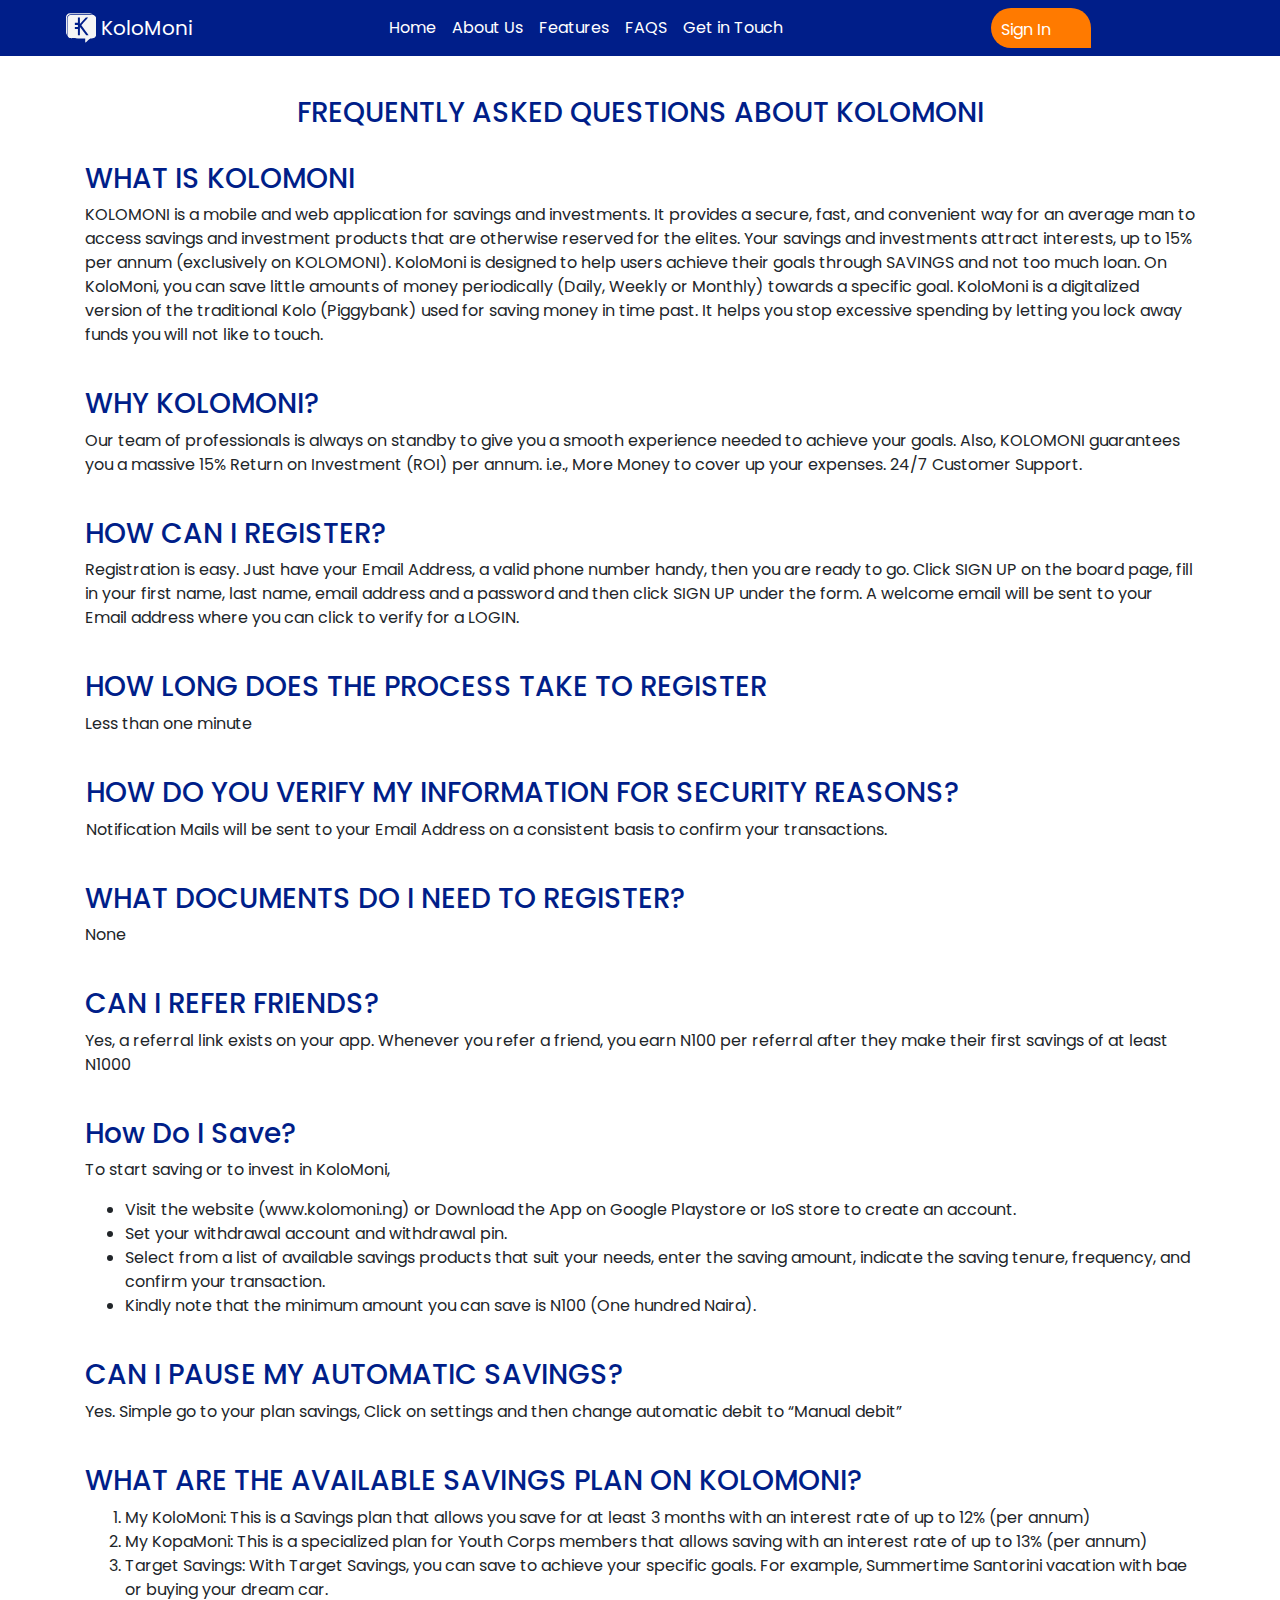
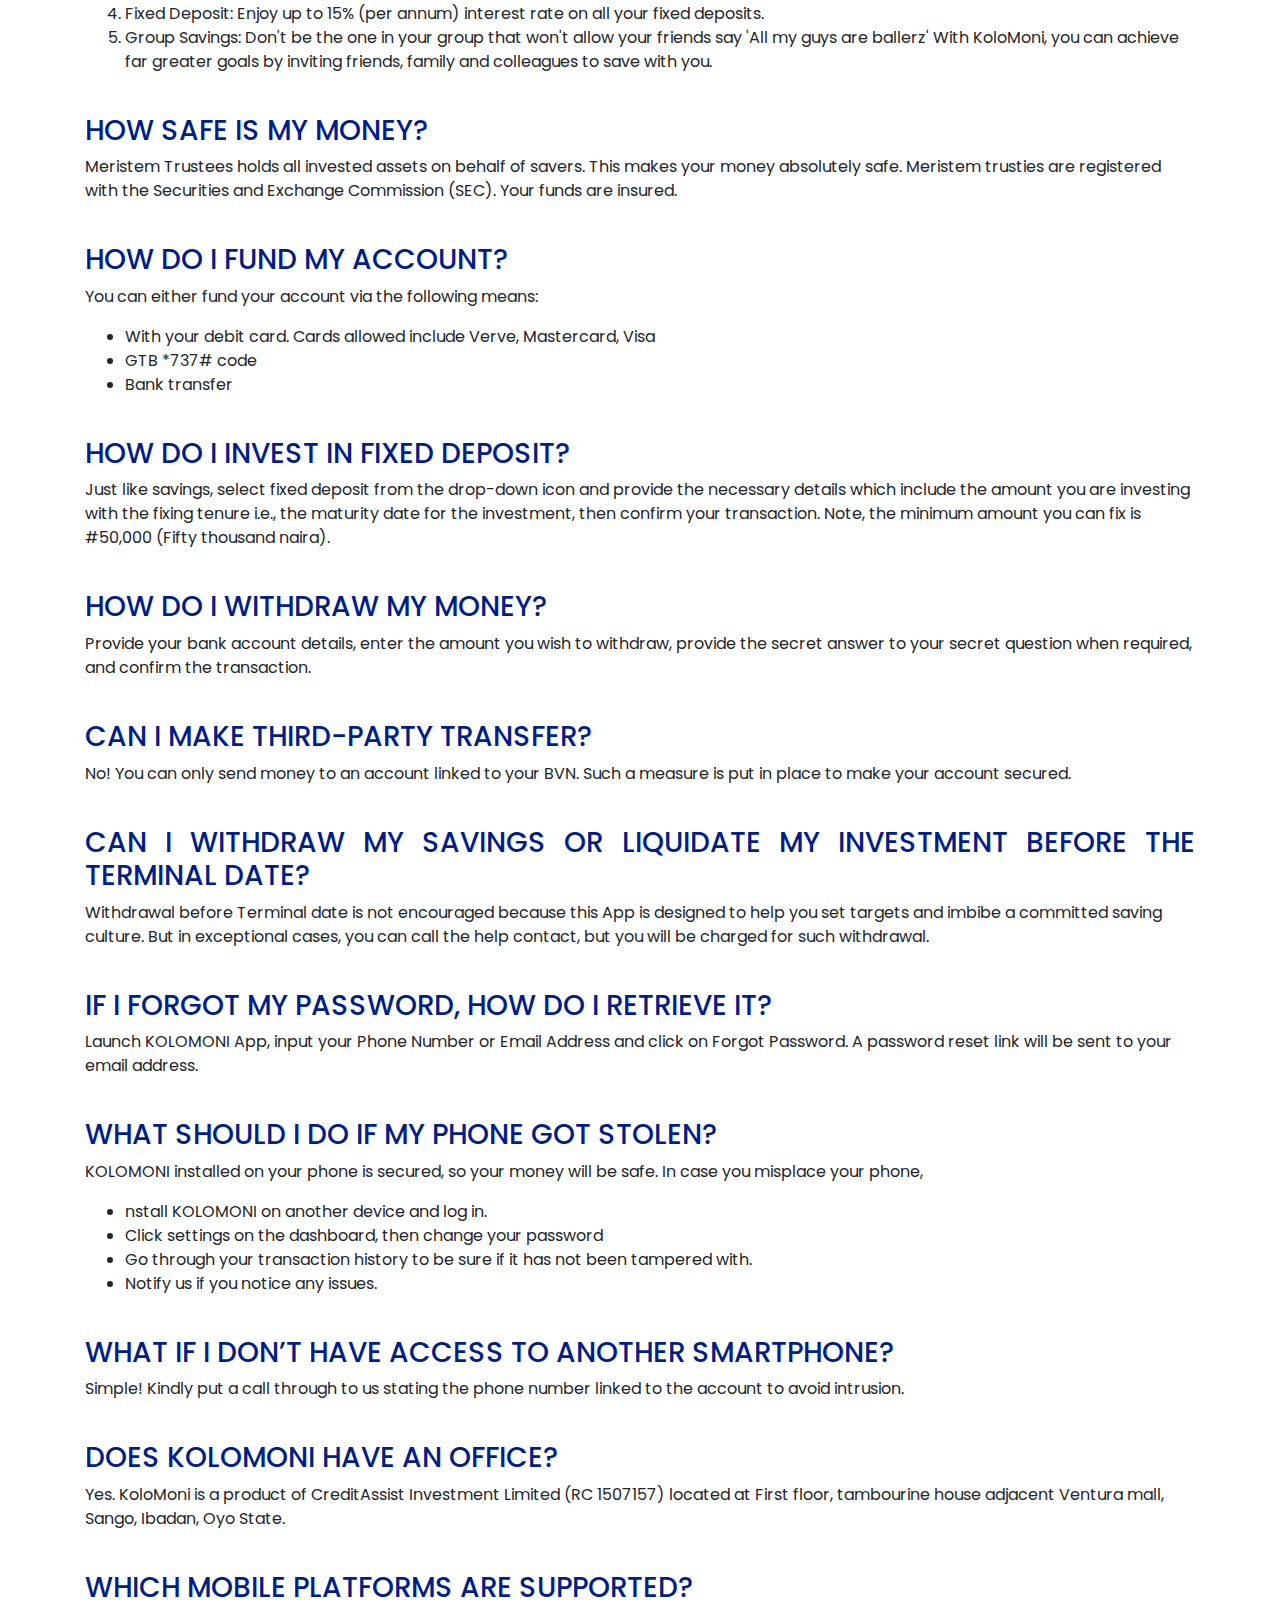
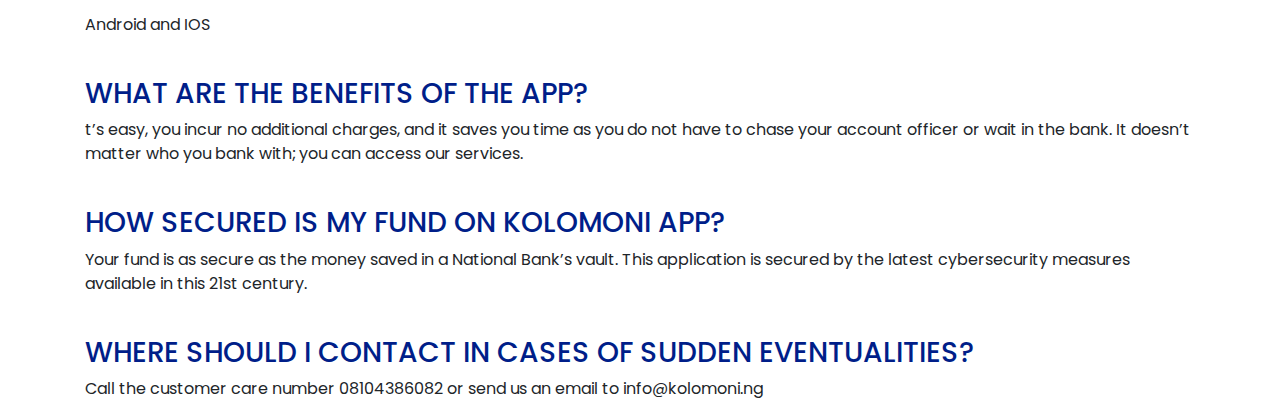
<file: faq.html>
<!DOCTYPE html>
<html lang="en">
<head>
    <meta charset="UTF-8">
    <meta name="viewport" content="width=device-width, initial-scale=1.0">
    <link rel="stylesheet" href="https://stackpath.bootstrapcdn.com/bootstrap/4.5.2/css/bootstrap.min.css">
    <link href="css/index.css"rel="stylesheet"type="text/css"/>
    <title>FAQS</title>
</head>
<body>
     <!--nav-->
  <nav class="navbar navbar-expand-lg fixed-top" id="navbars">
    <a class="navbar-brand" href="index.html">
      <img src="images/kolo_moni.svg" width="30" height="30" class="d-inline-block align-top" alt="" loading="lazy">
      KoloMoni
    </a>

    <button class="navbar-toggler" type="button" data-toggle="collapse" data-target="#navbarSupportedContent"
      aria-controls="navbarSupportedContent" aria-expanded="false" aria-label="Toggle navigation">
      <span class="navbar-toggler-icon"></span>
    </button>
    <div class="collapse navbar-collapse"></div>
    <div class="collapse navbar-collapse " id="navbarSupportedContent">
      <ul class="navbar-nav navcenter">
        <li class="nav-item active">
          <a class="nav-link" href="index.html">Home </a>
        </li>
        <li class="nav-item">
          <a class="nav-link" href="#aboutus">About Us</a>
        </li>

        <li class="nav-item">
          <a class="nav-link " href="#features">Features</a>
        </li>
        <li class="nav-item">
          <a class="nav-link " href="#">FAQS</a>
        </li>
        <li class="nav-item">
          <a class="nav-link" href="#">Get in Touch</a>
        </li>
      </ul>

      <button class="btns d-flex justify-content-between ">Sign In</button>

    </div>
  </nav>
  <!--nav ends-->
  <!--FAQ-->

  <div class="container faq">
      <div class="row mt-5 pt-5">
          <div class="col-md-12 d-flex justify-content-center">
              <h3 class="text-center">FREQUENTLY ASKED QUESTIONS ABOUT KOLOMONI</h3>
          </div>
      </div>
      <div class="row mt-4 ">
          <div class="col-md-12 ">
              <h3 >WHAT IS KOLOMONI</h3>
              
              <p>
                 
                KOLOMONI is a mobile and web application for savings and investments. It provides a secure, fast, and convenient way for an average man to access savings and investment products that are otherwise reserved for the elites. Your savings and investments attract interests, up to 15% per annum (exclusively on KOLOMONI). KoloMoni is designed to help users achieve their goals through SAVINGS and not too much loan.

                On KoloMoni, you can save little amounts of money periodically (Daily, Weekly or Monthly) towards a specific goal.
                
                KoloMoni is a digitalized version of the traditional Kolo (Piggybank) used for saving money in time past. It helps you stop excessive spending by letting you lock away funds you will not like to touch.
              </p>
          </div>
      </div>
      <div class="row mt-4">
          <div class="col-md-12">
              <h3>WHY KOLOMONI?</h3>
              <p>
                Our team of professionals is always on standby to give you a smooth experience needed to achieve your goals. Also, KOLOMONI guarantees you a massive 15% Return on Investment (ROI) per annum. i.e., More Money to cover up your expenses.

                24/7 Customer Support.
              </p>
          </div>
      </div>
      <div class="row mt-4">
          <div class="col-md-12">
              <h3>HOW CAN I REGISTER?</h3>
              <p>Registration is easy. Just have your Email Address, a valid phone number handy, then you are ready to go. Click SIGN UP on the board page, fill in your first name, last name, email address and a password and then click SIGN UP under the form. A welcome email will be sent to your Email address where you can click to verify for a LOGIN.</p>
          </div>
      </div>
      <div class="row mt-4">
     <div class="col-md-12">
         <h3>HOW LONG DOES THE PROCESS TAKE TO REGISTER</h3>
         <P>Less than one minute</P>
     </div>
      </div>
      <div class="row mt-4">
          <h3 class="ml-3">HOW DO YOU VERIFY MY INFORMATION FOR SECURITY REASONS?</h3>
          <p class="ml-3">Notification Mails will be sent to your Email Address on a consistent basis to confirm your transactions.</p>
      </div>
      <div class="row mt-4">
          <div class="col-md-12">
            <h3>WHAT DOCUMENTS DO I NEED TO REGISTER?</h3>
            <p>None</p>
          </div>
          
      </div>
      <div class="row mt-4">
          <div class="col-md-12">
           <h3>CAN I REFER FRIENDS?</h3> 
          <p>Yes, a referral link exists on your app. Whenever you refer a friend, you earn N100 per referral after they make their first savings of at least N1000</p>
          </div>
         
      </div>
      <div class="row mt-4">
          <div class="col-md-12">
              <h3>How Do I Save?</h3>
              <p>To start saving or to invest in KoloMoni,
                  <ul>
                      <li>Visit the website (www.kolomoni.ng) or Download the App on Google Playstore or IoS store to create an account.</li>
                      <li>Set your withdrawal account and withdrawal pin.</li>
                       <li>Select from a list of available savings products that suit your needs, enter the saving amount, indicate the saving tenure, frequency, and confirm your transaction.</li>
                       <li>Kindly note that the minimum amount you can save is N100 (One hundred Naira).</li>
                </ul>
              </p>
          </div>
      </div>
      <div class="row mt-4">
          <div class="col-md-12">
              <h3>CAN I PAUSE MY AUTOMATIC SAVINGS?</h3>
              <p>Yes. Simple go to your plan savings, Click on settings and then change automatic debit to “Manual debit”</p>
          </div>
      </div>
      <div class="row mt-4">
          <div class="col-md-12">
              <h3>WHAT ARE THE AVAILABLE SAVINGS PLAN ON KOLOMONI?</h3>
              <ol>
                  <li>My KoloMoni: This is a Savings plan that allows you save for at least 3 months with an interest rate of up to 12% (per annum)</li>
                  <li>
                    My KopaMoni: This is a specialized plan for Youth Corps members that allows saving with an interest rate of up to 13% (per annum)
                  </li>
                  <li>
                    Target Savings: With Target Savings, you can save to achieve your specific goals. For example, Summertime Santorini vacation with bae or buying your dream car. 
                  </li>
                  <li>
                    Fixed Deposit: Enjoy up to 15% (per annum) interest rate on all your fixed deposits.
                  </li>
                  <li>
                    Group Savings: Don't be the one in your group that won't allow your friends say 'All my guys are ballerz' With KoloMoni, you can achieve far greater goals by inviting friends, family and colleagues to save with you.
                  </li>
              </ol>
          </div>
      </div>
      <div class="row mt-4">
          <div class="col-md-12">
              <h3>HOW SAFE IS MY MONEY?</h3>
              <p>Meristem Trustees holds all invested assets on behalf of savers. This makes your money absolutely safe. Meristem trusties are registered with the Securities and Exchange Commission (SEC). Your funds are insured.</p>
          </div>
      </div>
      <div class="row mt-4">
          <div class="col-md-12">
              <h3>HOW DO I FUND MY ACCOUNT?</h3>
              <p>You can either fund your account via the following means:</p>
              <ul>
                <li>With your debit card. Cards allowed include Verve, Mastercard, Visa</li>
                <li>GTB *737# code</li>
                <li>Bank transfer</li>
              </ul>
            
          </div>
      </div>
      <div class="row mt-4">
          <div class="col-md-12">
              <h3>HOW DO I INVEST IN FIXED DEPOSIT?</h3>
              <p>Just like savings, select fixed deposit from the drop-down icon and provide the necessary details which include the amount you are investing with the fixing tenure i.e., the maturity date for the investment, then confirm your transaction. Note, the minimum amount you can fix is #50,000 (Fifty thousand naira).</p>
          </div>
      </div>
      <div class="row mt-4">
          <div class="col-md-12">
              <h3>HOW DO I WITHDRAW MY MONEY?</h3>
              <p>Provide your bank account details, enter the amount you wish to withdraw, provide the secret answer to your secret question when required, and confirm the transaction.</p>
          </div>
      </div>
      <div class="row mt-4">
          <div class="col-md-12">
              <h3>CAN I MAKE THIRD-PARTY TRANSFER?</h3>
              <p>No! You can only send money to an account linked to your BVN. Such a measure is put in place to make your account secured.</p>
          </div>
      </div>
      <div class="row mt-4">
          <div class="col-md-12">
              <h3>CAN I WITHDRAW MY SAVINGS OR LIQUIDATE MY INVESTMENT BEFORE THE TERMINAL DATE?</h3>
              <p>Withdrawal before Terminal date is not encouraged because this App is designed to help you set targets and imbibe a committed saving culture. But in exceptional cases, you can call the help contact, but you will be charged for such withdrawal.</p>
          </div>
      </div>
      <div class="row mt-4">
          <div class="col-md-12">
              <h3>IF I FORGOT MY PASSWORD, HOW DO I RETRIEVE IT?</h3>
              <p>Launch KOLOMONI App, input your Phone Number or Email Address and click on Forgot Password. A password reset link will be sent to your email address.</p>
          </div>
      </div>
      <div class="row mt-4">
          <div class="col-md-12">
              <h3>WHAT SHOULD I DO IF MY PHONE GOT STOLEN?</h3>
              <p>KOLOMONI installed on your phone is secured, so your money will be safe. In case you misplace your phone,</p>
               <ul>
                   <li>nstall KOLOMONI on another device and log in.</li>
                   <li> Click settings on the dashboard, then change your password</li>
                   <li>Go through your transaction history to be sure if it has not been tampered with.</li>
                   <li>Notify us if you notice any issues.</li>
               </ul>
            </div>
      </div>
      <div class="row mt-4">
          <div class="col-md-12">
              <h3>WHAT IF I DON’T HAVE ACCESS TO ANOTHER SMARTPHONE?</h3>
              <p>Simple! Kindly put a call through to us stating the phone number linked to the account to avoid intrusion.</p>
          </div>
      </div>
      <div class="row mt-4">
          <div class="col-md-12">
              <h3>DOES KOLOMONI HAVE AN OFFICE?</h3>
              <p>Yes. KoloMoni is a product of CreditAssist Investment Limited (RC 1507157) located at First floor, tambourine house adjacent Ventura mall, Sango, Ibadan, Oyo State.</p>
          </div>
      </div>
      <div class="row mt-4">
          <div class="col-md-12">
              <h3>WHICH MOBILE PLATFORMS ARE SUPPORTED?</h3>
              <p>Android and IOS</p>
          </div>
      </div>
      <div class="row mt-4">
          <div class="col-md-12">
              <h3>WHAT ARE THE BENEFITS OF THE APP?</h3>
              <p>t’s easy, you incur no additional charges, and it saves you time as you do not have to chase your account officer or wait in the bank. It doesn’t matter who you bank with; you can access our services.</p>
          </div>
      </div>
      <div class="row mt-4">
          <div class="col-md-12">
              <h3>HOW SECURED IS MY FUND ON KOLOMONI APP?</h3>
              <p>Your fund is as secure as the money saved in a National Bank’s vault. This application is secured by the latest cybersecurity measures available in this 21st century.</p>
          </div>
      </div>
      <div class="row mt-4">
          <div class="col-md-12">
              <h3>WHERE SHOULD I CONTACT IN CASES OF SUDDEN EVENTUALITIES?</h3>
              <p>Call the customer care number 08104386082 or send us an email to info@kolomoni.ng</p>
          </div>
      </div>
  </div>
  <script src="https://code.jquery.com/jquery-3.5.1.slim.min.js"
  integrity="sha384-DfXdz2htPH0lsSSs5nCTpuj/zy4C+OGpamoFVy38MVBnE+IbbVYUew+OrCXaRkfj"
  crossorigin="anonymous"></script>
<script src="https://cdn.jsdelivr.net/npm/popper.js@1.16.1/dist/umd/popper.min.js"
  integrity="sha384-9/reFTGAW83EW2RDu2S0VKaIzap3H66lZH81PoYlFhbGU+6BZp6G7niu735Sk7lN"
  crossorigin="anonymous"></script>
<script src="https://stackpath.bootstrapcdn.com/bootstrap/4.5.2/js/bootstrap.min.js"
  integrity="sha384-B4gt1jrGC7Jh4AgTPSdUtOBvfO8shuf57BaghqFfPlYxofvL8/KUEfYiJOMMV+rV"
  crossorigin="anonymous"></script>
</body>
</html>
</file>
<file: css/index.css>
@import url("https://fonts.googleapis.com/css2?family=Poppins:wght@300;400;700&display=swap");
* {
  -webkit-box-sizing: border-box;
          box-sizing: border-box;
}

html {
  scroll-behavior: smooth;
}

body {
  width: 100%;
  height: 100vh;
  position: relative;
  font-family: "Poppins", sans-serif;
  overflow-x: hidden;
}

a.active {
  color: #ff7a00 !important;
}

nav {
  background-color: #001e89;
}

.nav-link,
.navbar-brand,
.btns,
.btnapp {
  color: #ffffff;
}

.nav-link:hover {
  color: #ff7a00;
}

.navbar-brand:hover {
  color: #ffffff;
}

.navbar-brand {
  margin-left: 50px;
}

.navbar-toggler-icon {
  background-image: url("data:image/svg+xml;charset=utf8,%3Csvg viewBox='0 0 32 32' xmlns='http://www.w3.org/2000/svg'%3E%3Cpath stroke='rgba(255,255,255)' stroke-width='2' stroke-linecap='round' stroke-miterlimit='10' d='M4 8h24M4 16h24M4 24h24'/%3E%3C/svg%3E");
}

.navbar-toggler {
  border-color: #ffffff;
}


.btns,
.btnapp {
  background: #ff7a00;
  width: 6.25rem;
  height: 2.5rem;
  border-radius: 20px 20px 0px 20px;
  border: none;
  padding: 0.625rem;
  margin-left: 12.5rem;
}

.move {
  margin-top: 5rem;
}

.contain {
  position: relative;
}

.eclipse {
  position: absolute;
  top: 10px;
}

.phone {
  position: absolute;
  top: 3%;
  left: 20%;
  -webkit-animation: float 2s infinite ease-in-out alternate;
          animation: float 2s infinite ease-in-out alternate;
}

.bounce {
  -webkit-animation-name: bounce;
          animation-name: bounce;
}

@-webkit-keyframes bounce {
  0% {
    -webkit-transform: translateY(10px);
            transform: translateY(10px);
  }
  50% {
    -webkit-transform: translateY(-15px);
            transform: translateY(-15px);
  }
  100% {
    -webkit-transform: translateY(10px);
            transform: translateY(10px);
  }
}

@keyframes bounce {
  0% {
    -webkit-transform: translateY(10px);
            transform: translateY(10px);
  }
  50% {
    -webkit-transform: translateY(-15px);
            transform: translateY(-15px);
  }
  100% {
    -webkit-transform: translateY(10px);
            transform: translateY(10px);
  }
}

.appui {
  -webkit-animation: float 2s infinite alternate linear;
          animation: float 2s infinite alternate linear;
}

.bounce2 {
  -webkit-animation-name: bounce2;
          animation-name: bounce2;
  -webkit-animation-timing-function: linear;
          animation-timing-function: linear;
}

@-webkit-keyframes bounce2 {
  0% {
    -webkit-transform: translateY(10px);
            transform: translateY(10px);
  }
  50% {
    -webkit-transform: translateY(-15px);
            transform: translateY(-15px);
  }
  100% {
    -webkit-transform: translateY(10px);
            transform: translateY(10px);
  }
}

@keyframes bounce2 {
  0% {
    -webkit-transform: translateY(10px);
            transform: translateY(10px);
  }
  50% {
    -webkit-transform: translateY(-15px);
            transform: translateY(-15px);
  }
  100% {
    -webkit-transform: translateY(10px);
            transform: translateY(10px);
  }
}

.content {
  position: relative;
}

.info {
  font-size: 1.25rem;
  line-height: 21px;
}

h2 {
  color: #000000;
  font-weight: bolder;
  font-size: 2.5rem;
}

#app {
  color: #ff7a00;
  font-size: 2.5rem;
  font-weight: bolder;
}

.btn {
  width: 12.5rem;
  height: 3.75rem;
  border: none;
  outline: none;
  margin-left: 1.25rem;
}

.ios {
  width: 1.875rem;
  height: 1.875rem;
  float: left;
  margin: 10px 0 10px 10px;
  position: relative;
}

.btn-content {
  width: 6.875rem;
  height: 1.75rem;
  font-size: 0.75rem;
  float: right;
  margin-right: 5px;
  text-align: left;
}

.btn-content + .btn-content {
  margin-top: 0px;
}

.btn-content-large {
  font-size: 1.125rem;
}

.btn-ios {
  background: #000;
  color: #ffffff;
}

.btnapp {
  width: 9.375rem;
}

#aboutus, .imgss {
  background-color: #fff9f3;
  height: 100vh;
}

.imgss {
  height: 53.125rem;
}

.whyus {
  background-color: #001e89;
  color: #ffffff;
  width: 100%;
  min-height: 90vh;
  -webkit-transform: skewY(3deg) translate(0px, -50px);
          transform: skewY(3deg) translate(0px, -50px);
}

.unskew {
  -webkit-transform: skewY(-3deg);
          transform: skewY(-3deg);
}

.unskew p {
  font-size: 1.2rem;
}

.whyus h2 {
  text-align: center;
  color: #ffffff;
}

.learnmore, .learnmore2 {
  background: #001e89;
  border: none;
  color: #ff7a00;
  padding: 0.3125rem;
  outline: none;
}

.learnmore2 {
  margin-bottom: 3.125rem;
}

.card {
  background: rgba(255, 122, 0, 0.08);
  border-radius: 10px;
  display: -webkit-box;
  display: -ms-flexbox;
  display: flex;
}

.card p {
  font-size: 1.125rem;
  line-height: 1.3125rem;
  padding: 1rem;
  overflow: hidden;
  text-overflow: ellipsis;
}

.getstarted, .getstarted2 {
  background: rgba(255, 122, 0, 0.08);
  border-color: #ff7a00;
  border-radius: 20px 20px 0px 20px;
  width: 7.5rem;
  color: #ff7a00;
  margin: 0.625rem 7.5rem;
}

.getstarted2 {
  margin: 0.3125rem 7.5rem;
}

#howitworks {
  font-size: 1.25rem;
  font-weight: 700;
  color: #383838;
}

footer {
  background-color: #001e89;
  color: #fafaf9;
  height: 70vh;
}

footer span {
  text-align: justify;
}

.footer {
  background: #001048;
  height: 4.357rem;
  color: #ffffff;
}

.getstarted :focus, .getstarted2 :focus {
  outline: none;
}

.faq h3 {
  color: #001e89;
  text-align: justify;
}

.faq p {
  font-size: 1rem;
}

.aboutus p {
  font-size: 1.125rem;
  padding: 5px;
  line-height: 1.2rem;
}

@media only screen and (max-width: 500px) {
  html {
    font-size: 50%;
  }
  body {
    padding: 0;
    margin: 0;
  }
  .imgs footer,
  .imgss {
    height: auto;
  }
  .getstarted, .getstarted2 {
    margin: 0.3125rem 0.628rem;
    width: 6.28rem;
  }
  .heads {
    margin-top: 50%;
  }
  
  .btns,
  .btnapp {
    margin-left: 0px;
  }
  .btn {
    width: 12.5rem;
    height: 8.125rem;
    font-size: 0.5rem;
  }
  .btn-content {
    width: 5rem;
    height: 1.75rem;
    font-size: 0.625rem;
    float: right;
    margin-right: 5px;
    text-align: left;
  }
  .btn-content + .btn-content {
    margin-top: 2px;
  }
  .btn-content-large {
    font-size: 0.625rem;
  }
  .navbar-toggler {
    margin-right: 25rem;
  }
}

#lower-leaf {
  -webkit-animation: lower-leaf 2s ease-in-out infinite alternate;
  animation: lower-leaf 2s ease-in-out infinite alternate;
  -webkit-transform-origin: 0 0;
  transform-origin: 0 0;
  transform-box: fill-box;
}

#leaf-2 {
  -webkit-animation: leaf-2 3s ease-out infinite alternate;
  animation: leaf-2 3s ease-out infinite alternate;
  transform-box: fill-box;
  -webkit-transform-origin: bottom left;
  transform-origin: bottom left;
}

#leaf-3 {
  -webkit-animation: leaf-3 3.2s ease-in-out infinite alternate;
  animation: leaf-3 3.2s ease-in-out infinite alternate;
  transform-box: fill-box;
  -webkit-transform-origin: top right;
  transform-origin: top right;
}

#leaf-4 {
  -webkit-animation: leaf-3 1.5s ease-in-out infinite alternate;
  animation: leaf-3 1.5s ease-in-out infinite alternate;
  transform-box: fill-box;
  -webkit-transform-origin: top right;
  transform-origin: top right;
}

#leaf-5 {
  -webkit-animation: leaf-5 2s ease-out infinite alternate;
  animation: leaf-5 2s ease-out infinite alternate;
  transform-box: fill-box;
  -webkit-transform-origin: bottom right;
  transform-origin: bottom right;
}

#hand-ipad {
  -webkit-animation: hand-ipad 2s ease-in-out infinite alternate;
  animation: hand-ipad 2s ease-in-out infinite alternate;
  transform-box: fill-box;
  -webkit-transform-origin: top left;
  transform-origin: top left;
}

#blue-man-head {
  -webkit-animation: blue-man-head 1.3s linear infinite alternate;
  animation: blue-man-head 1.3s linear infinite alternate;
  transform-box: fill-box;
  -webkit-transform-origin: bottom;
  transform-origin: bottom;
}

#woman-hand {
  -webkit-animation: woman-hand 1.3s linear infinite alternate;
  animation: woman-hand 1.3s linear infinite alternate;
  transform-box: fill-box;
  -webkit-transform-origin: right;
  transform-origin: right;
}

#hand-coffee {
  -webkit-animation: hand-coffee 1.6s ease infinite alternate;
  animation: hand-coffee 1.6s ease infinite alternate;
  transform-box: fill-box;
  -webkit-transform-origin: left;
  transform-origin: left;
}

#hand {
  -webkit-animation: hand 2s linear infinite alternate;
  animation: hand 2s linear infinite alternate;
  -webkit-transform-origin: bottom left;
  transform-origin: bottom left;
  transform-box: fill-box;
}

#head {
  -webkit-animation: head 1s linear infinite alternate;
  animation: head 1s linear infinite alternate;
  -webkit-transform-origin: bottom right;
  transform-origin: bottom right;
  transform-box: fill-box;
}

@-webkit-keyframes lower-leaf {
  0% {
    -webkit-transform: rotate(0deg) rotateX(0deg);
    transform: rotate(0deg) rotateX(0deg);
  }
  100% {
    -webkit-transform: rotate(20deg) rotateX(20deg);
    transform: rotate(20deg) rotateX(20deg);
  }
}

@keyframes lower-leaf {
  0% {
    -webkit-transform: rotate(0deg) rotateX(0deg);
    transform: rotate(0deg) rotateX(0deg);
  }
  100% {
    -webkit-transform: rotate(20deg) rotateX(20deg);
    transform: rotate(20deg) rotateX(20deg);
  }
}

@-webkit-keyframes leaf-2 {
  0% {
    -webkit-transform: rotate(0deg) rotateX(0deg);
    transform: rotate(0deg) rotateX(0deg);
  }
  100% {
    -webkit-transform: rotate(20deg) rotateX(20deg);
    transform: rotate(20deg) rotateX(20deg);
  }
}

@keyframes leaf-2 {
  0% {
    -webkit-transform: rotate(0deg) rotateX(0deg);
    transform: rotate(0deg) rotateX(0deg);
  }
  100% {
    -webkit-transform: rotate(20deg) rotateX(20deg);
    transform: rotate(20deg) rotateX(20deg);
  }
}

@-webkit-keyframes leaf-3 {
  0% {
    -webkit-transform: rotate(0deg) rotateX(0deg);
    transform: rotate(0deg) rotateX(0deg);
  }
  100% {
    -webkit-transform: rotate(20deg) rotateX(20deg);
    transform: rotate(20deg) rotateX(20deg);
  }
}

@keyframes leaf-3 {
  0% {
    -webkit-transform: rotate(0deg) rotateX(0deg);
    transform: rotate(0deg) rotateX(0deg);
  }
  100% {
    -webkit-transform: rotate(20deg) rotateX(20deg);
    transform: rotate(20deg) rotateX(20deg);
  }
}

@-webkit-keyframes leaf-5 {
  0% {
    -webkit-transform: rotate(10deg) rotateY(30deg);
    transform: rotate(10deg) rotateY(30deg);
  }
  100% {
    -webkit-transform: rotate(-20deg) rotateY(20deg);
    transform: rotate(-20deg) rotateY(20deg);
  }
}

@keyframes leaf-5 {
  0% {
    -webkit-transform: rotate(10deg) rotateY(30deg);
    transform: rotate(10deg) rotateY(30deg);
  }
  100% {
    -webkit-transform: rotate(-20deg) rotateY(20deg);
    transform: rotate(-20deg) rotateY(20deg);
  }
}

@-webkit-keyframes hand {
  0% {
    -webkit-transform: rotate(3deg) rotateY(2deg);
    transform: rotate(3deg) rotateY(2deg);
  }
  50% {
    -webkit-transform: rotate(0deg) rotateY(0deg);
    transform: rotate(0deg) rotateY(0deg);
  }
  100% {
    -webkit-transform: rotate(-3deg) rotateY(-2deg);
    transform: rotate(-3deg) rotateY(-2deg);
  }
}

@keyframes hand {
  0% {
    -webkit-transform: rotate(3deg) rotateY(2deg);
    transform: rotate(3deg) rotateY(2deg);
  }
  50% {
    -webkit-transform: rotate(0deg) rotateY(0deg);
    transform: rotate(0deg) rotateY(0deg);
  }
  100% {
    -webkit-transform: rotate(-3deg) rotateY(-2deg);
    transform: rotate(-3deg) rotateY(-2deg);
  }
}

@-webkit-keyframes head {
  0% {
    -webkit-transform: rotate(3deg) rotateY(2deg);
    transform: rotate(3deg) rotateY(2deg);
  }
  50% {
    -webkit-transform: rotate(0deg) rotateY(0deg);
    transform: rotate(0deg) rotateY(0deg);
  }
  100% {
    -webkit-transform: rotate(-3deg) rotateY(-2deg);
    transform: rotate(-3deg) rotateY(-2deg);
  }
}

@keyframes head {
  0% {
    -webkit-transform: rotate(3deg) rotateY(2deg);
    transform: rotate(3deg) rotateY(2deg);
  }
  50% {
    -webkit-transform: rotate(0deg) rotateY(0deg);
    transform: rotate(0deg) rotateY(0deg);
  }
  100% {
    -webkit-transform: rotate(-3deg) rotateY(-2deg);
    transform: rotate(-3deg) rotateY(-2deg);
  }
}

@-webkit-keyframes hand-ipad {
  0% {
    -webkit-transform: rotateX(20deg);
    transform: rotateX(20deg);
  }
  100% {
    -webkit-transform: rotateX(-20deg);
    transform: rotateX(-20deg);
  }
}

@keyframes hand-ipad {
  0% {
    -webkit-transform: rotateX(20deg);
    transform: rotateX(20deg);
  }
  100% {
    -webkit-transform: rotateX(-20deg);
    transform: rotateX(-20deg);
  }
}

@-webkit-keyframes blue-man-head {
  0% {
    -webkit-transform: rotate(5deg);
    transform: rotate(5deg);
  }
  100% {
    -webkit-transform: rotate(-5deg);
    transform: rotate(-5deg);
  }
}

@keyframes blue-man-head {
  0% {
    -webkit-transform: rotate(5deg);
    transform: rotate(5deg);
  }
  100% {
    -webkit-transform: rotate(-5deg);
    transform: rotate(-5deg);
  }
}

@-webkit-keyframes woman-hand {
  0% {
    -webkit-transform: rotate(5deg);
    transform: rotate(5deg);
  }
  100% {
    -webkit-transform: rotate(-2deg);
    transform: rotate(-2deg);
  }
}

@keyframes woman-hand {
  0% {
    -webkit-transform: rotate(5deg);
    transform: rotate(5deg);
  }
  100% {
    -webkit-transform: rotate(-2deg);
    transform: rotate(-2deg);
  }
}

@-webkit-keyframes hand-coffee {
  0% {
    -webkit-transform: rotate(4deg);
    transform: rotate(4deg);
  }
  100% {
    -webkit-transform: rotate(-2deg);
    transform: rotate(-2deg);
  }
}

@keyframes hand-coffee {
  0% {
    -webkit-transform: rotate(4deg);
    transform: rotate(4deg);
  }
  100% {
    -webkit-transform: rotate(-2deg);
    transform: rotate(-2deg);
  }
}
/*# sourceMappingURL=index.css.map */
</file>
